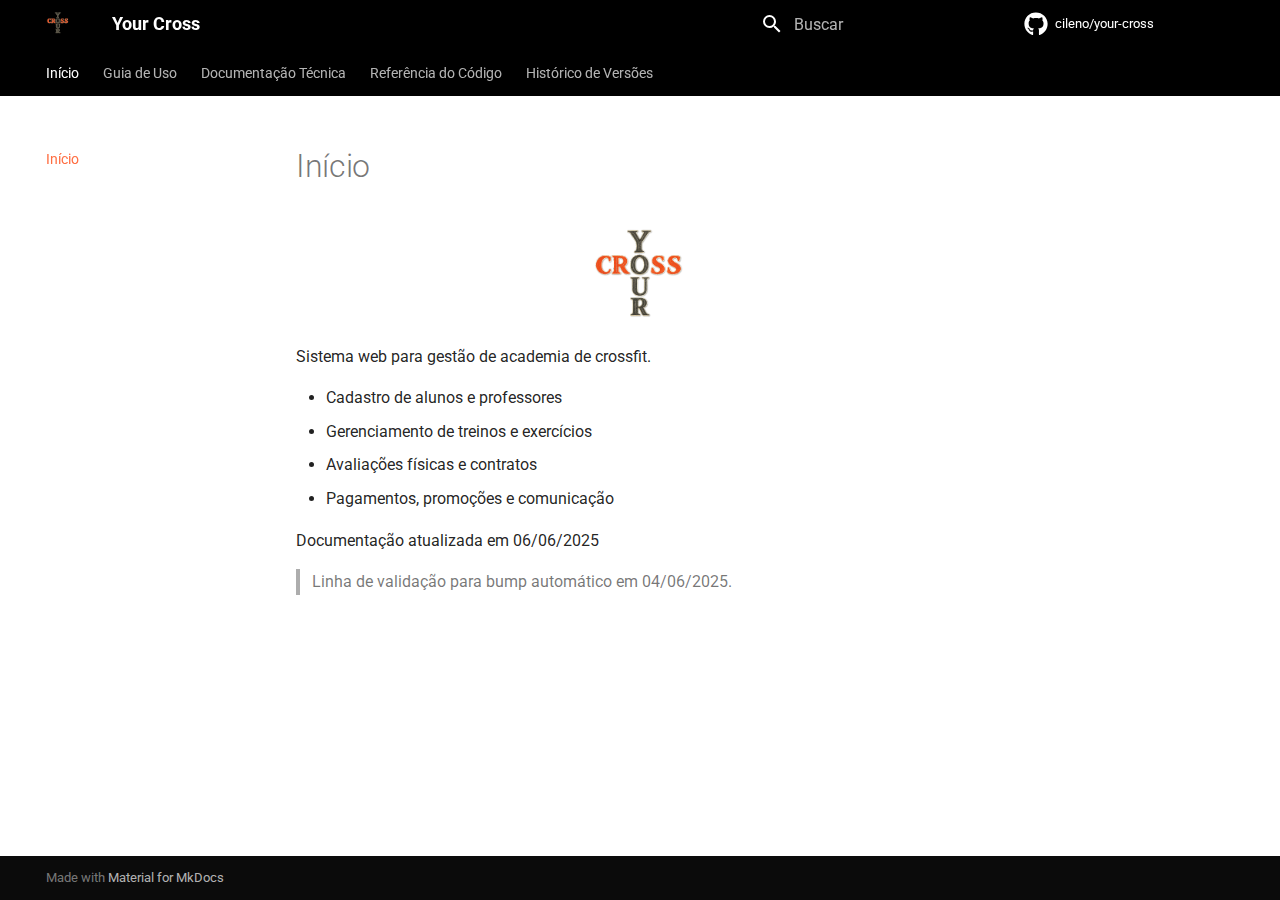
<file: index.html>
<!doctype html>
<html lang="pt" class="no-js">
  <head>
    
      <meta charset="utf-8">
      <meta name="viewport" content="width=device-width,initial-scale=1">
      
        <meta name="description" content="Sistema Web para Gestão de Academia de Crossfit">
      
      
        <meta name="author" content="Paudercley Cileno">
      
      
        <link rel="canonical" href="https://your-cross.localhost/">
      
      
      
        <link rel="next" href="guia/instalacao/">
      
      
      <link rel="icon" href="assets/logo.png">
      <meta name="generator" content="mkdocs-1.6.1, mkdocs-material-9.6.14">
    
    
      
        <title>Your Cross</title>
      
    
    
      <link rel="stylesheet" href="assets/stylesheets/main.342714a4.min.css">
      
        
        <link rel="stylesheet" href="assets/stylesheets/palette.06af60db.min.css">
      
      


    
    
      
    
    
      
        
        
        <link rel="preconnect" href="https://fonts.gstatic.com" crossorigin>
        <link rel="stylesheet" href="https://fonts.googleapis.com/css?family=Roboto:300,300i,400,400i,700,700i%7CRoboto+Mono:400,400i,700,700i&display=fallback">
        <style>:root{--md-text-font:"Roboto";--md-code-font:"Roboto Mono"}</style>
      
    
    
      <link rel="stylesheet" href="assets/_mkdocstrings.css">
    
      <link rel="stylesheet" href="stylesheets/css/extra.css">
    
    <script>__md_scope=new URL(".",location),__md_hash=e=>[...e].reduce(((e,_)=>(e<<5)-e+_.charCodeAt(0)),0),__md_get=(e,_=localStorage,t=__md_scope)=>JSON.parse(_.getItem(t.pathname+"."+e)),__md_set=(e,_,t=localStorage,a=__md_scope)=>{try{t.setItem(a.pathname+"."+e,JSON.stringify(_))}catch(e){}}</script>
    
      

    
    
    
  </head>
  
  
    
    
      
    
    
    
    
    <body dir="ltr" data-md-color-scheme="default" data-md-color-primary="deep-orange" data-md-color-accent="amber">
  
    
    <input class="md-toggle" data-md-toggle="drawer" type="checkbox" id="__drawer" autocomplete="off">
    <input class="md-toggle" data-md-toggle="search" type="checkbox" id="__search" autocomplete="off">
    <label class="md-overlay" for="__drawer"></label>
    <div data-md-component="skip">
      
    </div>
    <div data-md-component="announce">
      
    </div>
    
    
      

<header class="md-header" data-md-component="header">
  <nav class="md-header__inner md-grid" aria-label="Cabeçalho">
    <a href="." title="Your Cross" class="md-header__button md-logo" aria-label="Your Cross" data-md-component="logo">
      
  <img src="assets/logo.png" alt="logo">

    </a>
    <label class="md-header__button md-icon" for="__drawer">
      
      <svg xmlns="http://www.w3.org/2000/svg" viewBox="0 0 24 24"><path d="M3 6h18v2H3zm0 5h18v2H3zm0 5h18v2H3z"/></svg>
    </label>
    <div class="md-header__title" data-md-component="header-title">
      <div class="md-header__ellipsis">
        <div class="md-header__topic">
          <span class="md-ellipsis">
            Your Cross
          </span>
        </div>
        <div class="md-header__topic" data-md-component="header-topic">
          <span class="md-ellipsis">
            
              Início
            
          </span>
        </div>
      </div>
    </div>
    
      
        <form class="md-header__option" data-md-component="palette">
  
    
    
    
    <input class="md-option" data-md-color-media="(prefers-color-scheme: light)" data-md-color-scheme="default" data-md-color-primary="deep-orange" data-md-color-accent="amber"  aria-hidden="true"  type="radio" name="__palette" id="__palette_0">
    
  
    
    
    
    <input class="md-option" data-md-color-media="(prefers-color-scheme: dark)" data-md-color-scheme="slate" data-md-color-primary="deep-orange" data-md-color-accent="amber"  aria-hidden="true"  type="radio" name="__palette" id="__palette_1">
    
  
</form>
      
    
    
      <script>var palette=__md_get("__palette");if(palette&&palette.color){if("(prefers-color-scheme)"===palette.color.media){var media=matchMedia("(prefers-color-scheme: light)"),input=document.querySelector(media.matches?"[data-md-color-media='(prefers-color-scheme: light)']":"[data-md-color-media='(prefers-color-scheme: dark)']");palette.color.media=input.getAttribute("data-md-color-media"),palette.color.scheme=input.getAttribute("data-md-color-scheme"),palette.color.primary=input.getAttribute("data-md-color-primary"),palette.color.accent=input.getAttribute("data-md-color-accent")}for(var[key,value]of Object.entries(palette.color))document.body.setAttribute("data-md-color-"+key,value)}</script>
    
    
    
      
      
        <label class="md-header__button md-icon" for="__search">
          
          <svg xmlns="http://www.w3.org/2000/svg" viewBox="0 0 24 24"><path d="M9.5 3A6.5 6.5 0 0 1 16 9.5c0 1.61-.59 3.09-1.56 4.23l.27.27h.79l5 5-1.5 1.5-5-5v-.79l-.27-.27A6.52 6.52 0 0 1 9.5 16 6.5 6.5 0 0 1 3 9.5 6.5 6.5 0 0 1 9.5 3m0 2C7 5 5 7 5 9.5S7 14 9.5 14 14 12 14 9.5 12 5 9.5 5"/></svg>
        </label>
        <div class="md-search" data-md-component="search" role="dialog">
  <label class="md-search__overlay" for="__search"></label>
  <div class="md-search__inner" role="search">
    <form class="md-search__form" name="search">
      <input type="text" class="md-search__input" name="query" aria-label="Buscar" placeholder="Buscar" autocapitalize="off" autocorrect="off" autocomplete="off" spellcheck="false" data-md-component="search-query" required>
      <label class="md-search__icon md-icon" for="__search">
        
        <svg xmlns="http://www.w3.org/2000/svg" viewBox="0 0 24 24"><path d="M9.5 3A6.5 6.5 0 0 1 16 9.5c0 1.61-.59 3.09-1.56 4.23l.27.27h.79l5 5-1.5 1.5-5-5v-.79l-.27-.27A6.52 6.52 0 0 1 9.5 16 6.5 6.5 0 0 1 3 9.5 6.5 6.5 0 0 1 9.5 3m0 2C7 5 5 7 5 9.5S7 14 9.5 14 14 12 14 9.5 12 5 9.5 5"/></svg>
        
        <svg xmlns="http://www.w3.org/2000/svg" viewBox="0 0 24 24"><path d="M20 11v2H8l5.5 5.5-1.42 1.42L4.16 12l7.92-7.92L13.5 5.5 8 11z"/></svg>
      </label>
      <nav class="md-search__options" aria-label="Pesquisar">
        
        <button type="reset" class="md-search__icon md-icon" title="Limpar" aria-label="Limpar" tabindex="-1">
          
          <svg xmlns="http://www.w3.org/2000/svg" viewBox="0 0 24 24"><path d="M19 6.41 17.59 5 12 10.59 6.41 5 5 6.41 10.59 12 5 17.59 6.41 19 12 13.41 17.59 19 19 17.59 13.41 12z"/></svg>
        </button>
      </nav>
      
        <div class="md-search__suggest" data-md-component="search-suggest"></div>
      
    </form>
    <div class="md-search__output">
      <div class="md-search__scrollwrap" tabindex="0" data-md-scrollfix>
        <div class="md-search-result" data-md-component="search-result">
          <div class="md-search-result__meta">
            Inicializando busca
          </div>
          <ol class="md-search-result__list" role="presentation"></ol>
        </div>
      </div>
    </div>
  </div>
</div>
      
    
    
      <div class="md-header__source">
        <a href="https://github.com/cileno/your-cross" title="Ir para repositório" class="md-source" data-md-component="source">
  <div class="md-source__icon md-icon">
    
    <svg xmlns="http://www.w3.org/2000/svg" viewBox="0 0 496 512"><!--! Font Awesome Free 6.7.2 by @fontawesome - https://fontawesome.com License - https://fontawesome.com/license/free (Icons: CC BY 4.0, Fonts: SIL OFL 1.1, Code: MIT License) Copyright 2024 Fonticons, Inc.--><path d="M165.9 397.4c0 2-2.3 3.6-5.2 3.6-3.3.3-5.6-1.3-5.6-3.6 0-2 2.3-3.6 5.2-3.6 3-.3 5.6 1.3 5.6 3.6m-31.1-4.5c-.7 2 1.3 4.3 4.3 4.9 2.6 1 5.6 0 6.2-2s-1.3-4.3-4.3-5.2c-2.6-.7-5.5.3-6.2 2.3m44.2-1.7c-2.9.7-4.9 2.6-4.6 4.9.3 2 2.9 3.3 5.9 2.6 2.9-.7 4.9-2.6 4.6-4.6-.3-1.9-3-3.2-5.9-2.9M244.8 8C106.1 8 0 113.3 0 252c0 110.9 69.8 205.8 169.5 239.2 12.8 2.3 17.3-5.6 17.3-12.1 0-6.2-.3-40.4-.3-61.4 0 0-70 15-84.7-29.8 0 0-11.4-29.1-27.8-36.6 0 0-22.9-15.7 1.6-15.4 0 0 24.9 2 38.6 25.8 21.9 38.6 58.6 27.5 72.9 20.9 2.3-16 8.8-27.1 16-33.7-55.9-6.2-112.3-14.3-112.3-110.5 0-27.5 7.6-41.3 23.6-58.9-2.6-6.5-11.1-33.3 2.6-67.9 20.9-6.5 69 27 69 27 20-5.6 41.5-8.5 62.8-8.5s42.8 2.9 62.8 8.5c0 0 48.1-33.6 69-27 13.7 34.7 5.2 61.4 2.6 67.9 16 17.7 25.8 31.5 25.8 58.9 0 96.5-58.9 104.2-114.8 110.5 9.2 7.9 17 22.9 17 46.4 0 33.7-.3 75.4-.3 83.6 0 6.5 4.6 14.4 17.3 12.1C428.2 457.8 496 362.9 496 252 496 113.3 383.5 8 244.8 8M97.2 352.9c-1.3 1-1 3.3.7 5.2 1.6 1.6 3.9 2.3 5.2 1 1.3-1 1-3.3-.7-5.2-1.6-1.6-3.9-2.3-5.2-1m-10.8-8.1c-.7 1.3.3 2.9 2.3 3.9 1.6 1 3.6.7 4.3-.7.7-1.3-.3-2.9-2.3-3.9-2-.6-3.6-.3-4.3.7m32.4 35.6c-1.6 1.3-1 4.3 1.3 6.2 2.3 2.3 5.2 2.6 6.5 1 1.3-1.3.7-4.3-1.3-6.2-2.2-2.3-5.2-2.6-6.5-1m-11.4-14.7c-1.6 1-1.6 3.6 0 5.9s4.3 3.3 5.6 2.3c1.6-1.3 1.6-3.9 0-6.2-1.4-2.3-4-3.3-5.6-2"/></svg>
  </div>
  <div class="md-source__repository">
    cileno/your-cross
  </div>
</a>
      </div>
    
  </nav>
  
</header>
    
    <div class="md-container" data-md-component="container">
      
      
        
          
            
<nav class="md-tabs" aria-label="Abas" data-md-component="tabs">
  <div class="md-grid">
    <ul class="md-tabs__list">
      
        
  
  
  
    
  
  
    <li class="md-tabs__item md-tabs__item--active">
      <a href="." class="md-tabs__link">
        
  
  
    
  
  Início

      </a>
    </li>
  

      
        
  
  
  
  
    
    
      <li class="md-tabs__item">
        <a href="guia/instalacao/" class="md-tabs__link">
          
  
  
    
  
  Guia de Uso

        </a>
      </li>
    
  

      
        
  
  
  
  
    
    
      <li class="md-tabs__item">
        <a href="tech/estrutura/" class="md-tabs__link">
          
  
  
    
  
  Documentação Técnica

        </a>
      </li>
    
  

      
        
  
  
  
  
    
    
      <li class="md-tabs__item">
        <a href="reference/" class="md-tabs__link">
          
  
  
    
  
  Referência do Código

        </a>
      </li>
    
  

      
        
  
  
  
  
    <li class="md-tabs__item">
      <a href="changelog/" class="md-tabs__link">
        
  
  
    
  
  Histórico de Versões

      </a>
    </li>
  

      
    </ul>
  </div>
</nav>
          
        
      
      <main class="md-main" data-md-component="main">
        <div class="md-main__inner md-grid">
          
            
              
              <div class="md-sidebar md-sidebar--primary" data-md-component="sidebar" data-md-type="navigation" >
                <div class="md-sidebar__scrollwrap">
                  <div class="md-sidebar__inner">
                    


  


<nav class="md-nav md-nav--primary md-nav--lifted" aria-label="Navegação" data-md-level="0">
  <label class="md-nav__title" for="__drawer">
    <a href="." title="Your Cross" class="md-nav__button md-logo" aria-label="Your Cross" data-md-component="logo">
      
  <img src="assets/logo.png" alt="logo">

    </a>
    Your Cross
  </label>
  
    <div class="md-nav__source">
      <a href="https://github.com/cileno/your-cross" title="Ir para repositório" class="md-source" data-md-component="source">
  <div class="md-source__icon md-icon">
    
    <svg xmlns="http://www.w3.org/2000/svg" viewBox="0 0 496 512"><!--! Font Awesome Free 6.7.2 by @fontawesome - https://fontawesome.com License - https://fontawesome.com/license/free (Icons: CC BY 4.0, Fonts: SIL OFL 1.1, Code: MIT License) Copyright 2024 Fonticons, Inc.--><path d="M165.9 397.4c0 2-2.3 3.6-5.2 3.6-3.3.3-5.6-1.3-5.6-3.6 0-2 2.3-3.6 5.2-3.6 3-.3 5.6 1.3 5.6 3.6m-31.1-4.5c-.7 2 1.3 4.3 4.3 4.9 2.6 1 5.6 0 6.2-2s-1.3-4.3-4.3-5.2c-2.6-.7-5.5.3-6.2 2.3m44.2-1.7c-2.9.7-4.9 2.6-4.6 4.9.3 2 2.9 3.3 5.9 2.6 2.9-.7 4.9-2.6 4.6-4.6-.3-1.9-3-3.2-5.9-2.9M244.8 8C106.1 8 0 113.3 0 252c0 110.9 69.8 205.8 169.5 239.2 12.8 2.3 17.3-5.6 17.3-12.1 0-6.2-.3-40.4-.3-61.4 0 0-70 15-84.7-29.8 0 0-11.4-29.1-27.8-36.6 0 0-22.9-15.7 1.6-15.4 0 0 24.9 2 38.6 25.8 21.9 38.6 58.6 27.5 72.9 20.9 2.3-16 8.8-27.1 16-33.7-55.9-6.2-112.3-14.3-112.3-110.5 0-27.5 7.6-41.3 23.6-58.9-2.6-6.5-11.1-33.3 2.6-67.9 20.9-6.5 69 27 69 27 20-5.6 41.5-8.5 62.8-8.5s42.8 2.9 62.8 8.5c0 0 48.1-33.6 69-27 13.7 34.7 5.2 61.4 2.6 67.9 16 17.7 25.8 31.5 25.8 58.9 0 96.5-58.9 104.2-114.8 110.5 9.2 7.9 17 22.9 17 46.4 0 33.7-.3 75.4-.3 83.6 0 6.5 4.6 14.4 17.3 12.1C428.2 457.8 496 362.9 496 252 496 113.3 383.5 8 244.8 8M97.2 352.9c-1.3 1-1 3.3.7 5.2 1.6 1.6 3.9 2.3 5.2 1 1.3-1 1-3.3-.7-5.2-1.6-1.6-3.9-2.3-5.2-1m-10.8-8.1c-.7 1.3.3 2.9 2.3 3.9 1.6 1 3.6.7 4.3-.7.7-1.3-.3-2.9-2.3-3.9-2-.6-3.6-.3-4.3.7m32.4 35.6c-1.6 1.3-1 4.3 1.3 6.2 2.3 2.3 5.2 2.6 6.5 1 1.3-1.3.7-4.3-1.3-6.2-2.2-2.3-5.2-2.6-6.5-1m-11.4-14.7c-1.6 1-1.6 3.6 0 5.9s4.3 3.3 5.6 2.3c1.6-1.3 1.6-3.9 0-6.2-1.4-2.3-4-3.3-5.6-2"/></svg>
  </div>
  <div class="md-source__repository">
    cileno/your-cross
  </div>
</a>
    </div>
  
  <ul class="md-nav__list" data-md-scrollfix>
    
      
      
  
  
    
  
  
  
    <li class="md-nav__item md-nav__item--active">
      
      <input class="md-nav__toggle md-toggle" type="checkbox" id="__toc">
      
      
      
      <a href="." class="md-nav__link md-nav__link--active">
        
  
  
  <span class="md-ellipsis">
    Início
    
  </span>
  

      </a>
      
    </li>
  

    
      
      
  
  
  
  
    
    
      
        
      
        
      
    
    
    
      
      
    
    
    <li class="md-nav__item md-nav__item--nested">
      
        
        
          
        
        <input class="md-nav__toggle md-toggle md-toggle--indeterminate" type="checkbox" id="__nav_2" >
        
          
          <label class="md-nav__link" for="__nav_2" id="__nav_2_label" tabindex="0">
            
  
  
  <span class="md-ellipsis">
    Guia de Uso
    
  </span>
  

            <span class="md-nav__icon md-icon"></span>
          </label>
        
        <nav class="md-nav" data-md-level="1" aria-labelledby="__nav_2_label" aria-expanded="false">
          <label class="md-nav__title" for="__nav_2">
            <span class="md-nav__icon md-icon"></span>
            Guia de Uso
          </label>
          <ul class="md-nav__list" data-md-scrollfix>
            
              
                
  
  
  
  
    <li class="md-nav__item">
      <a href="guia/instalacao/" class="md-nav__link">
        
  
  
  <span class="md-ellipsis">
    Instalação
    
  </span>
  

      </a>
    </li>
  

              
            
              
                
  
  
  
  
    <li class="md-nav__item">
      <a href="guia/comandos/" class="md-nav__link">
        
  
  
  <span class="md-ellipsis">
    Comandos
    
  </span>
  

      </a>
    </li>
  

              
            
          </ul>
        </nav>
      
    </li>
  

    
      
      
  
  
  
  
    
    
      
        
      
        
      
    
    
    
      
      
    
    
    <li class="md-nav__item md-nav__item--nested">
      
        
        
          
        
        <input class="md-nav__toggle md-toggle md-toggle--indeterminate" type="checkbox" id="__nav_3" >
        
          
          <label class="md-nav__link" for="__nav_3" id="__nav_3_label" tabindex="0">
            
  
  
  <span class="md-ellipsis">
    Documentação Técnica
    
  </span>
  

            <span class="md-nav__icon md-icon"></span>
          </label>
        
        <nav class="md-nav" data-md-level="1" aria-labelledby="__nav_3_label" aria-expanded="false">
          <label class="md-nav__title" for="__nav_3">
            <span class="md-nav__icon md-icon"></span>
            Documentação Técnica
          </label>
          <ul class="md-nav__list" data-md-scrollfix>
            
              
                
  
  
  
  
    <li class="md-nav__item">
      <a href="tech/estrutura/" class="md-nav__link">
        
  
  
  <span class="md-ellipsis">
    Estrutura do Projeto
    
  </span>
  

      </a>
    </li>
  

              
            
              
                
  
  
  
  
    <li class="md-nav__item">
      <a href="tech/api/" class="md-nav__link">
        
  
  
  <span class="md-ellipsis">
    API e Modelos
    
  </span>
  

      </a>
    </li>
  

              
            
          </ul>
        </nav>
      
    </li>
  

    
      
      
  
  
  
  
    
    
      
        
      
    
    
    
      
      
    
    
    <li class="md-nav__item md-nav__item--nested">
      
        
        
          
        
        <input class="md-nav__toggle md-toggle md-toggle--indeterminate" type="checkbox" id="__nav_4" >
        
          
          <label class="md-nav__link" for="__nav_4" id="__nav_4_label" tabindex="0">
            
  
  
  <span class="md-ellipsis">
    Referência do Código
    
  </span>
  

            <span class="md-nav__icon md-icon"></span>
          </label>
        
        <nav class="md-nav" data-md-level="1" aria-labelledby="__nav_4_label" aria-expanded="false">
          <label class="md-nav__title" for="__nav_4">
            <span class="md-nav__icon md-icon"></span>
            Referência do Código
          </label>
          <ul class="md-nav__list" data-md-scrollfix>
            
              
                
  
  
  
  
    <li class="md-nav__item">
      <a href="reference/" class="md-nav__link">
        
  
  
  <span class="md-ellipsis">
    Módulos Python
    
  </span>
  

      </a>
    </li>
  

              
            
          </ul>
        </nav>
      
    </li>
  

    
      
      
  
  
  
  
    <li class="md-nav__item">
      <a href="changelog/" class="md-nav__link">
        
  
  
  <span class="md-ellipsis">
    Histórico de Versões
    
  </span>
  

      </a>
    </li>
  

    
  </ul>
</nav>
                  </div>
                </div>
              </div>
            
            
              
              <div class="md-sidebar md-sidebar--secondary" data-md-component="sidebar" data-md-type="toc" >
                <div class="md-sidebar__scrollwrap">
                  <div class="md-sidebar__inner">
                    

<nav class="md-nav md-nav--secondary" aria-label="Índice">
  
  
  
  
</nav>
                  </div>
                </div>
              </div>
            
          
          
            <div class="md-content" data-md-component="content">
              <article class="md-content__inner md-typeset">
                
                  


  
  


  <h1>Início</h1>

<p><img alt="logo do projeto" class="center" src="assets/logo.png" width="100" /></p>
<!-- # Your Cross -->

<p>Sistema web para gestão de academia de crossfit.</p>
<ul>
<li>Cadastro de alunos e professores</li>
<li>Gerenciamento de treinos e exercícios</li>
<li>Avaliações físicas e contratos</li>
<li>Pagamentos, promoções e comunicação</li>
</ul>
<p>Documentação atualizada em 06/06/2025</p>
<blockquote>
<p>Linha de validação para bump automático em 04/06/2025.</p>
</blockquote>












                
              </article>
            </div>
          
          
<script>var target=document.getElementById(location.hash.slice(1));target&&target.name&&(target.checked=target.name.startsWith("__tabbed_"))</script>
        </div>
        
      </main>
      
        <footer class="md-footer">
  
  <div class="md-footer-meta md-typeset">
    <div class="md-footer-meta__inner md-grid">
      <div class="md-copyright">
  
  
    Made with
    <a href="https://squidfunk.github.io/mkdocs-material/" target="_blank" rel="noopener">
      Material for MkDocs
    </a>
  
</div>
      
    </div>
  </div>
</footer>
      
    </div>
    <div class="md-dialog" data-md-component="dialog">
      <div class="md-dialog__inner md-typeset"></div>
    </div>
    
    
    
      
      <script id="__config" type="application/json">{"base": ".", "features": ["navigation.tabs", "navigation.indexes", "navigation.expand", "content.code.copy", "search.suggest", "search.highlight"], "search": "assets/javascripts/workers/search.d50fe291.min.js", "tags": null, "translations": {"clipboard.copied": "Copiado para \u00e1rea de transfer\u00eancia", "clipboard.copy": "Copiar para \u00e1rea de transfer\u00eancia", "search.result.more.one": "mais 1 nesta p\u00e1gina", "search.result.more.other": "# mais nesta p\u00e1gina", "search.result.none": "Nenhum documento encontrado", "search.result.one": "1 documento encontrado", "search.result.other": "# documentos encontrados", "search.result.placeholder": "Digite para iniciar a busca", "search.result.term.missing": "Ausente", "select.version": "Selecione a vers\u00e3o"}, "version": null}</script>
    
    
      <script src="assets/javascripts/bundle.13a4f30d.min.js"></script>
      
        <script src="stylesheets/javascripts/extra.js"></script>
      
    
  </body>
</html>
</file>
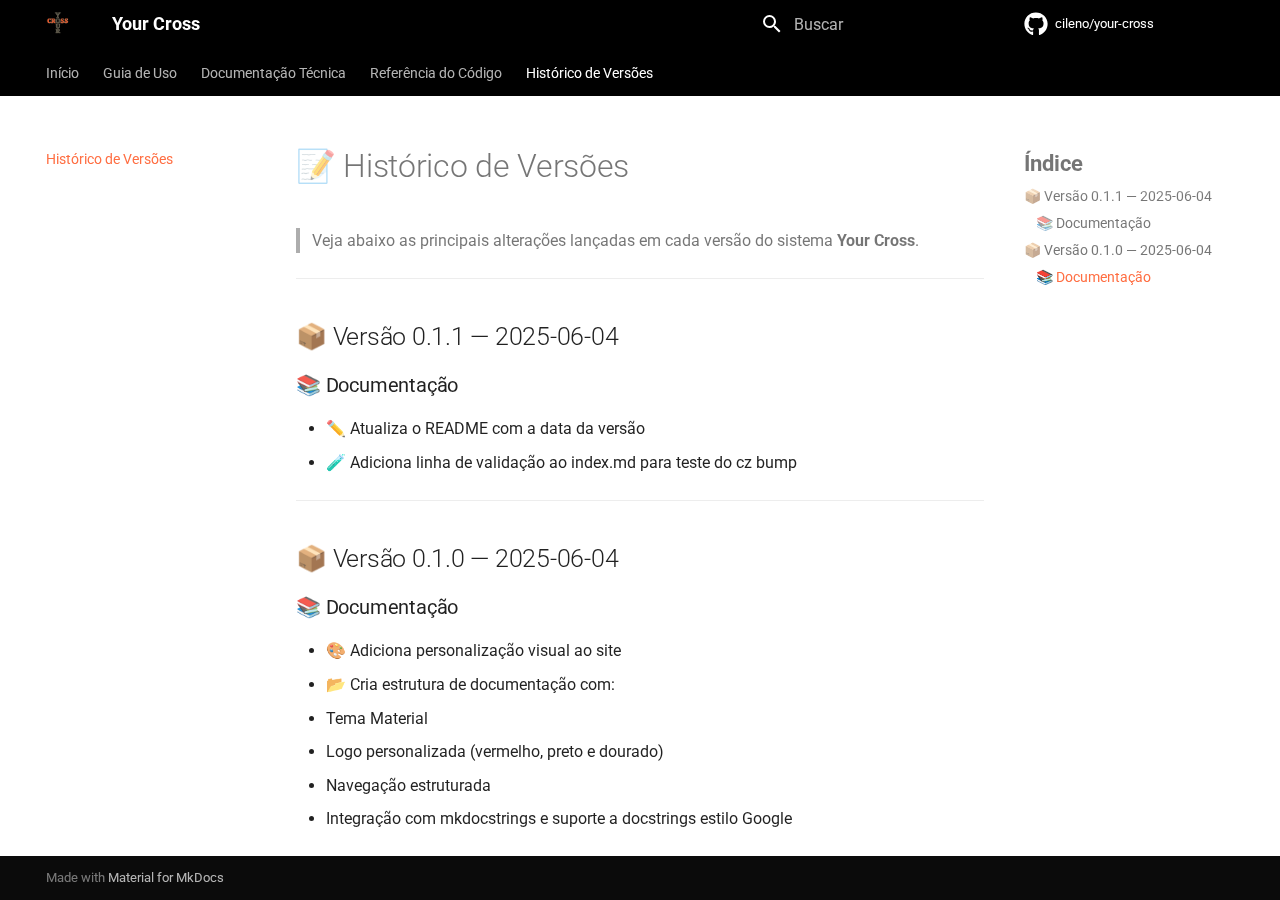
<file: changelog/index.html>
<!doctype html>
<html lang="pt" class="no-js">
  <head>
    
      <meta charset="utf-8">
      <meta name="viewport" content="width=device-width,initial-scale=1">
      
        <meta name="description" content="Sistema Web para Gestão de Academia de Crossfit">
      
      
        <meta name="author" content="Paudercley Cileno">
      
      
        <link rel="canonical" href="https://your-cross.localhost/changelog/">
      
      
        <link rel="prev" href="../tech/api/">
      
      
      
      <link rel="icon" href="../assets/logo.png">
      <meta name="generator" content="mkdocs-1.6.1, mkdocs-material-9.6.14">
    
    
      
        <title>Histórico de Versões - Your Cross</title>
      
    
    
      <link rel="stylesheet" href="../assets/stylesheets/main.342714a4.min.css">
      
        
        <link rel="stylesheet" href="../assets/stylesheets/palette.06af60db.min.css">
      
      


    
    
      
    
    
      
        
        
        <link rel="preconnect" href="https://fonts.gstatic.com" crossorigin>
        <link rel="stylesheet" href="https://fonts.googleapis.com/css?family=Roboto:300,300i,400,400i,700,700i%7CRoboto+Mono:400,400i,700,700i&display=fallback">
        <style>:root{--md-text-font:"Roboto";--md-code-font:"Roboto Mono"}</style>
      
    
    
      <link rel="stylesheet" href="../assets/_mkdocstrings.css">
    
      <link rel="stylesheet" href="../stylesheets/css/extra.css">
    
    <script>__md_scope=new URL("..",location),__md_hash=e=>[...e].reduce(((e,_)=>(e<<5)-e+_.charCodeAt(0)),0),__md_get=(e,_=localStorage,t=__md_scope)=>JSON.parse(_.getItem(t.pathname+"."+e)),__md_set=(e,_,t=localStorage,a=__md_scope)=>{try{t.setItem(a.pathname+"."+e,JSON.stringify(_))}catch(e){}}</script>
    
      

    
    
    
  </head>
  
  
    
    
      
    
    
    
    
    <body dir="ltr" data-md-color-scheme="default" data-md-color-primary="deep-orange" data-md-color-accent="amber">
  
    
    <input class="md-toggle" data-md-toggle="drawer" type="checkbox" id="__drawer" autocomplete="off">
    <input class="md-toggle" data-md-toggle="search" type="checkbox" id="__search" autocomplete="off">
    <label class="md-overlay" for="__drawer"></label>
    <div data-md-component="skip">
      
        
        <a href="#historico-de-versoes" class="md-skip">
          Pular para conteúdo
        </a>
      
    </div>
    <div data-md-component="announce">
      
    </div>
    
    
      

<header class="md-header" data-md-component="header">
  <nav class="md-header__inner md-grid" aria-label="Cabeçalho">
    <a href=".." title="Your Cross" class="md-header__button md-logo" aria-label="Your Cross" data-md-component="logo">
      
  <img src="../assets/logo.png" alt="logo">

    </a>
    <label class="md-header__button md-icon" for="__drawer">
      
      <svg xmlns="http://www.w3.org/2000/svg" viewBox="0 0 24 24"><path d="M3 6h18v2H3zm0 5h18v2H3zm0 5h18v2H3z"/></svg>
    </label>
    <div class="md-header__title" data-md-component="header-title">
      <div class="md-header__ellipsis">
        <div class="md-header__topic">
          <span class="md-ellipsis">
            Your Cross
          </span>
        </div>
        <div class="md-header__topic" data-md-component="header-topic">
          <span class="md-ellipsis">
            
              Histórico de Versões
            
          </span>
        </div>
      </div>
    </div>
    
      
        <form class="md-header__option" data-md-component="palette">
  
    
    
    
    <input class="md-option" data-md-color-media="(prefers-color-scheme: light)" data-md-color-scheme="default" data-md-color-primary="deep-orange" data-md-color-accent="amber"  aria-hidden="true"  type="radio" name="__palette" id="__palette_0">
    
  
    
    
    
    <input class="md-option" data-md-color-media="(prefers-color-scheme: dark)" data-md-color-scheme="slate" data-md-color-primary="deep-orange" data-md-color-accent="amber"  aria-hidden="true"  type="radio" name="__palette" id="__palette_1">
    
  
</form>
      
    
    
      <script>var palette=__md_get("__palette");if(palette&&palette.color){if("(prefers-color-scheme)"===palette.color.media){var media=matchMedia("(prefers-color-scheme: light)"),input=document.querySelector(media.matches?"[data-md-color-media='(prefers-color-scheme: light)']":"[data-md-color-media='(prefers-color-scheme: dark)']");palette.color.media=input.getAttribute("data-md-color-media"),palette.color.scheme=input.getAttribute("data-md-color-scheme"),palette.color.primary=input.getAttribute("data-md-color-primary"),palette.color.accent=input.getAttribute("data-md-color-accent")}for(var[key,value]of Object.entries(palette.color))document.body.setAttribute("data-md-color-"+key,value)}</script>
    
    
    
      
      
        <label class="md-header__button md-icon" for="__search">
          
          <svg xmlns="http://www.w3.org/2000/svg" viewBox="0 0 24 24"><path d="M9.5 3A6.5 6.5 0 0 1 16 9.5c0 1.61-.59 3.09-1.56 4.23l.27.27h.79l5 5-1.5 1.5-5-5v-.79l-.27-.27A6.52 6.52 0 0 1 9.5 16 6.5 6.5 0 0 1 3 9.5 6.5 6.5 0 0 1 9.5 3m0 2C7 5 5 7 5 9.5S7 14 9.5 14 14 12 14 9.5 12 5 9.5 5"/></svg>
        </label>
        <div class="md-search" data-md-component="search" role="dialog">
  <label class="md-search__overlay" for="__search"></label>
  <div class="md-search__inner" role="search">
    <form class="md-search__form" name="search">
      <input type="text" class="md-search__input" name="query" aria-label="Buscar" placeholder="Buscar" autocapitalize="off" autocorrect="off" autocomplete="off" spellcheck="false" data-md-component="search-query" required>
      <label class="md-search__icon md-icon" for="__search">
        
        <svg xmlns="http://www.w3.org/2000/svg" viewBox="0 0 24 24"><path d="M9.5 3A6.5 6.5 0 0 1 16 9.5c0 1.61-.59 3.09-1.56 4.23l.27.27h.79l5 5-1.5 1.5-5-5v-.79l-.27-.27A6.52 6.52 0 0 1 9.5 16 6.5 6.5 0 0 1 3 9.5 6.5 6.5 0 0 1 9.5 3m0 2C7 5 5 7 5 9.5S7 14 9.5 14 14 12 14 9.5 12 5 9.5 5"/></svg>
        
        <svg xmlns="http://www.w3.org/2000/svg" viewBox="0 0 24 24"><path d="M20 11v2H8l5.5 5.5-1.42 1.42L4.16 12l7.92-7.92L13.5 5.5 8 11z"/></svg>
      </label>
      <nav class="md-search__options" aria-label="Pesquisar">
        
        <button type="reset" class="md-search__icon md-icon" title="Limpar" aria-label="Limpar" tabindex="-1">
          
          <svg xmlns="http://www.w3.org/2000/svg" viewBox="0 0 24 24"><path d="M19 6.41 17.59 5 12 10.59 6.41 5 5 6.41 10.59 12 5 17.59 6.41 19 12 13.41 17.59 19 19 17.59 13.41 12z"/></svg>
        </button>
      </nav>
      
        <div class="md-search__suggest" data-md-component="search-suggest"></div>
      
    </form>
    <div class="md-search__output">
      <div class="md-search__scrollwrap" tabindex="0" data-md-scrollfix>
        <div class="md-search-result" data-md-component="search-result">
          <div class="md-search-result__meta">
            Inicializando busca
          </div>
          <ol class="md-search-result__list" role="presentation"></ol>
        </div>
      </div>
    </div>
  </div>
</div>
      
    
    
      <div class="md-header__source">
        <a href="https://github.com/cileno/your-cross" title="Ir para repositório" class="md-source" data-md-component="source">
  <div class="md-source__icon md-icon">
    
    <svg xmlns="http://www.w3.org/2000/svg" viewBox="0 0 496 512"><!--! Font Awesome Free 6.7.2 by @fontawesome - https://fontawesome.com License - https://fontawesome.com/license/free (Icons: CC BY 4.0, Fonts: SIL OFL 1.1, Code: MIT License) Copyright 2024 Fonticons, Inc.--><path d="M165.9 397.4c0 2-2.3 3.6-5.2 3.6-3.3.3-5.6-1.3-5.6-3.6 0-2 2.3-3.6 5.2-3.6 3-.3 5.6 1.3 5.6 3.6m-31.1-4.5c-.7 2 1.3 4.3 4.3 4.9 2.6 1 5.6 0 6.2-2s-1.3-4.3-4.3-5.2c-2.6-.7-5.5.3-6.2 2.3m44.2-1.7c-2.9.7-4.9 2.6-4.6 4.9.3 2 2.9 3.3 5.9 2.6 2.9-.7 4.9-2.6 4.6-4.6-.3-1.9-3-3.2-5.9-2.9M244.8 8C106.1 8 0 113.3 0 252c0 110.9 69.8 205.8 169.5 239.2 12.8 2.3 17.3-5.6 17.3-12.1 0-6.2-.3-40.4-.3-61.4 0 0-70 15-84.7-29.8 0 0-11.4-29.1-27.8-36.6 0 0-22.9-15.7 1.6-15.4 0 0 24.9 2 38.6 25.8 21.9 38.6 58.6 27.5 72.9 20.9 2.3-16 8.8-27.1 16-33.7-55.9-6.2-112.3-14.3-112.3-110.5 0-27.5 7.6-41.3 23.6-58.9-2.6-6.5-11.1-33.3 2.6-67.9 20.9-6.5 69 27 69 27 20-5.6 41.5-8.5 62.8-8.5s42.8 2.9 62.8 8.5c0 0 48.1-33.6 69-27 13.7 34.7 5.2 61.4 2.6 67.9 16 17.7 25.8 31.5 25.8 58.9 0 96.5-58.9 104.2-114.8 110.5 9.2 7.9 17 22.9 17 46.4 0 33.7-.3 75.4-.3 83.6 0 6.5 4.6 14.4 17.3 12.1C428.2 457.8 496 362.9 496 252 496 113.3 383.5 8 244.8 8M97.2 352.9c-1.3 1-1 3.3.7 5.2 1.6 1.6 3.9 2.3 5.2 1 1.3-1 1-3.3-.7-5.2-1.6-1.6-3.9-2.3-5.2-1m-10.8-8.1c-.7 1.3.3 2.9 2.3 3.9 1.6 1 3.6.7 4.3-.7.7-1.3-.3-2.9-2.3-3.9-2-.6-3.6-.3-4.3.7m32.4 35.6c-1.6 1.3-1 4.3 1.3 6.2 2.3 2.3 5.2 2.6 6.5 1 1.3-1.3.7-4.3-1.3-6.2-2.2-2.3-5.2-2.6-6.5-1m-11.4-14.7c-1.6 1-1.6 3.6 0 5.9s4.3 3.3 5.6 2.3c1.6-1.3 1.6-3.9 0-6.2-1.4-2.3-4-3.3-5.6-2"/></svg>
  </div>
  <div class="md-source__repository">
    cileno/your-cross
  </div>
</a>
      </div>
    
  </nav>
  
</header>
    
    <div class="md-container" data-md-component="container">
      
      
        
          
            
<nav class="md-tabs" aria-label="Abas" data-md-component="tabs">
  <div class="md-grid">
    <ul class="md-tabs__list">
      
        
  
  
  
  
    <li class="md-tabs__item">
      <a href=".." class="md-tabs__link">
        
  
  
    
  
  Início

      </a>
    </li>
  

      
        
  
  
  
  
    
    
      <li class="md-tabs__item">
        <a href="../guia/instalacao/" class="md-tabs__link">
          
  
  
    
  
  Guia de Uso

        </a>
      </li>
    
  

      
        
  
  
  
  
    
    
      <li class="md-tabs__item">
        <a href="../tech/estrutura/" class="md-tabs__link">
          
  
  
    
  
  Documentação Técnica

        </a>
      </li>
    
  

      
        
  
  
  
  
    
    
      <li class="md-tabs__item">
        <a href="../reference/" class="md-tabs__link">
          
  
  
    
  
  Referência do Código

        </a>
      </li>
    
  

      
        
  
  
  
    
  
  
    <li class="md-tabs__item md-tabs__item--active">
      <a href="./" class="md-tabs__link">
        
  
  
    
  
  Histórico de Versões

      </a>
    </li>
  

      
    </ul>
  </div>
</nav>
          
        
      
      <main class="md-main" data-md-component="main">
        <div class="md-main__inner md-grid">
          
            
              
              <div class="md-sidebar md-sidebar--primary" data-md-component="sidebar" data-md-type="navigation" >
                <div class="md-sidebar__scrollwrap">
                  <div class="md-sidebar__inner">
                    


  


<nav class="md-nav md-nav--primary md-nav--lifted" aria-label="Navegação" data-md-level="0">
  <label class="md-nav__title" for="__drawer">
    <a href=".." title="Your Cross" class="md-nav__button md-logo" aria-label="Your Cross" data-md-component="logo">
      
  <img src="../assets/logo.png" alt="logo">

    </a>
    Your Cross
  </label>
  
    <div class="md-nav__source">
      <a href="https://github.com/cileno/your-cross" title="Ir para repositório" class="md-source" data-md-component="source">
  <div class="md-source__icon md-icon">
    
    <svg xmlns="http://www.w3.org/2000/svg" viewBox="0 0 496 512"><!--! Font Awesome Free 6.7.2 by @fontawesome - https://fontawesome.com License - https://fontawesome.com/license/free (Icons: CC BY 4.0, Fonts: SIL OFL 1.1, Code: MIT License) Copyright 2024 Fonticons, Inc.--><path d="M165.9 397.4c0 2-2.3 3.6-5.2 3.6-3.3.3-5.6-1.3-5.6-3.6 0-2 2.3-3.6 5.2-3.6 3-.3 5.6 1.3 5.6 3.6m-31.1-4.5c-.7 2 1.3 4.3 4.3 4.9 2.6 1 5.6 0 6.2-2s-1.3-4.3-4.3-5.2c-2.6-.7-5.5.3-6.2 2.3m44.2-1.7c-2.9.7-4.9 2.6-4.6 4.9.3 2 2.9 3.3 5.9 2.6 2.9-.7 4.9-2.6 4.6-4.6-.3-1.9-3-3.2-5.9-2.9M244.8 8C106.1 8 0 113.3 0 252c0 110.9 69.8 205.8 169.5 239.2 12.8 2.3 17.3-5.6 17.3-12.1 0-6.2-.3-40.4-.3-61.4 0 0-70 15-84.7-29.8 0 0-11.4-29.1-27.8-36.6 0 0-22.9-15.7 1.6-15.4 0 0 24.9 2 38.6 25.8 21.9 38.6 58.6 27.5 72.9 20.9 2.3-16 8.8-27.1 16-33.7-55.9-6.2-112.3-14.3-112.3-110.5 0-27.5 7.6-41.3 23.6-58.9-2.6-6.5-11.1-33.3 2.6-67.9 20.9-6.5 69 27 69 27 20-5.6 41.5-8.5 62.8-8.5s42.8 2.9 62.8 8.5c0 0 48.1-33.6 69-27 13.7 34.7 5.2 61.4 2.6 67.9 16 17.7 25.8 31.5 25.8 58.9 0 96.5-58.9 104.2-114.8 110.5 9.2 7.9 17 22.9 17 46.4 0 33.7-.3 75.4-.3 83.6 0 6.5 4.6 14.4 17.3 12.1C428.2 457.8 496 362.9 496 252 496 113.3 383.5 8 244.8 8M97.2 352.9c-1.3 1-1 3.3.7 5.2 1.6 1.6 3.9 2.3 5.2 1 1.3-1 1-3.3-.7-5.2-1.6-1.6-3.9-2.3-5.2-1m-10.8-8.1c-.7 1.3.3 2.9 2.3 3.9 1.6 1 3.6.7 4.3-.7.7-1.3-.3-2.9-2.3-3.9-2-.6-3.6-.3-4.3.7m32.4 35.6c-1.6 1.3-1 4.3 1.3 6.2 2.3 2.3 5.2 2.6 6.5 1 1.3-1.3.7-4.3-1.3-6.2-2.2-2.3-5.2-2.6-6.5-1m-11.4-14.7c-1.6 1-1.6 3.6 0 5.9s4.3 3.3 5.6 2.3c1.6-1.3 1.6-3.9 0-6.2-1.4-2.3-4-3.3-5.6-2"/></svg>
  </div>
  <div class="md-source__repository">
    cileno/your-cross
  </div>
</a>
    </div>
  
  <ul class="md-nav__list" data-md-scrollfix>
    
      
      
  
  
  
  
    <li class="md-nav__item">
      <a href=".." class="md-nav__link">
        
  
  
  <span class="md-ellipsis">
    Início
    
  </span>
  

      </a>
    </li>
  

    
      
      
  
  
  
  
    
    
      
        
      
        
      
    
    
    
      
      
    
    
    <li class="md-nav__item md-nav__item--nested">
      
        
        
          
        
        <input class="md-nav__toggle md-toggle md-toggle--indeterminate" type="checkbox" id="__nav_2" >
        
          
          <label class="md-nav__link" for="__nav_2" id="__nav_2_label" tabindex="0">
            
  
  
  <span class="md-ellipsis">
    Guia de Uso
    
  </span>
  

            <span class="md-nav__icon md-icon"></span>
          </label>
        
        <nav class="md-nav" data-md-level="1" aria-labelledby="__nav_2_label" aria-expanded="false">
          <label class="md-nav__title" for="__nav_2">
            <span class="md-nav__icon md-icon"></span>
            Guia de Uso
          </label>
          <ul class="md-nav__list" data-md-scrollfix>
            
              
                
  
  
  
  
    <li class="md-nav__item">
      <a href="../guia/instalacao/" class="md-nav__link">
        
  
  
  <span class="md-ellipsis">
    Instalação
    
  </span>
  

      </a>
    </li>
  

              
            
              
                
  
  
  
  
    <li class="md-nav__item">
      <a href="../guia/comandos/" class="md-nav__link">
        
  
  
  <span class="md-ellipsis">
    Comandos
    
  </span>
  

      </a>
    </li>
  

              
            
          </ul>
        </nav>
      
    </li>
  

    
      
      
  
  
  
  
    
    
      
        
      
        
      
    
    
    
      
      
    
    
    <li class="md-nav__item md-nav__item--nested">
      
        
        
          
        
        <input class="md-nav__toggle md-toggle md-toggle--indeterminate" type="checkbox" id="__nav_3" >
        
          
          <label class="md-nav__link" for="__nav_3" id="__nav_3_label" tabindex="0">
            
  
  
  <span class="md-ellipsis">
    Documentação Técnica
    
  </span>
  

            <span class="md-nav__icon md-icon"></span>
          </label>
        
        <nav class="md-nav" data-md-level="1" aria-labelledby="__nav_3_label" aria-expanded="false">
          <label class="md-nav__title" for="__nav_3">
            <span class="md-nav__icon md-icon"></span>
            Documentação Técnica
          </label>
          <ul class="md-nav__list" data-md-scrollfix>
            
              
                
  
  
  
  
    <li class="md-nav__item">
      <a href="../tech/estrutura/" class="md-nav__link">
        
  
  
  <span class="md-ellipsis">
    Estrutura do Projeto
    
  </span>
  

      </a>
    </li>
  

              
            
              
                
  
  
  
  
    <li class="md-nav__item">
      <a href="../tech/api/" class="md-nav__link">
        
  
  
  <span class="md-ellipsis">
    API e Modelos
    
  </span>
  

      </a>
    </li>
  

              
            
          </ul>
        </nav>
      
    </li>
  

    
      
      
  
  
  
  
    
    
      
        
      
    
    
    
      
      
    
    
    <li class="md-nav__item md-nav__item--nested">
      
        
        
          
        
        <input class="md-nav__toggle md-toggle md-toggle--indeterminate" type="checkbox" id="__nav_4" >
        
          
          <label class="md-nav__link" for="__nav_4" id="__nav_4_label" tabindex="0">
            
  
  
  <span class="md-ellipsis">
    Referência do Código
    
  </span>
  

            <span class="md-nav__icon md-icon"></span>
          </label>
        
        <nav class="md-nav" data-md-level="1" aria-labelledby="__nav_4_label" aria-expanded="false">
          <label class="md-nav__title" for="__nav_4">
            <span class="md-nav__icon md-icon"></span>
            Referência do Código
          </label>
          <ul class="md-nav__list" data-md-scrollfix>
            
              
                
  
  
  
  
    <li class="md-nav__item">
      <a href="../reference/" class="md-nav__link">
        
  
  
  <span class="md-ellipsis">
    Módulos Python
    
  </span>
  

      </a>
    </li>
  

              
            
          </ul>
        </nav>
      
    </li>
  

    
      
      
  
  
    
  
  
  
    <li class="md-nav__item md-nav__item--active">
      
      <input class="md-nav__toggle md-toggle" type="checkbox" id="__toc">
      
      
        
      
      
        <label class="md-nav__link md-nav__link--active" for="__toc">
          
  
  
  <span class="md-ellipsis">
    Histórico de Versões
    
  </span>
  

          <span class="md-nav__icon md-icon"></span>
        </label>
      
      <a href="./" class="md-nav__link md-nav__link--active">
        
  
  
  <span class="md-ellipsis">
    Histórico de Versões
    
  </span>
  

      </a>
      
        

<nav class="md-nav md-nav--secondary" aria-label="Índice">
  
  
  
    
  
  
    <label class="md-nav__title" for="__toc">
      <span class="md-nav__icon md-icon"></span>
      Índice
    </label>
    <ul class="md-nav__list" data-md-component="toc" data-md-scrollfix>
      
        <li class="md-nav__item">
  <a href="#versao-011-2025-06-04" class="md-nav__link">
    <span class="md-ellipsis">
      📦 Versão 0.1.1 — 2025-06-04
    </span>
  </a>
  
    <nav class="md-nav" aria-label="📦 Versão 0.1.1 — 2025-06-04">
      <ul class="md-nav__list">
        
          <li class="md-nav__item">
  <a href="#documentacao" class="md-nav__link">
    <span class="md-ellipsis">
      📚 Documentação
    </span>
  </a>
  
</li>
        
      </ul>
    </nav>
  
</li>
      
        <li class="md-nav__item">
  <a href="#versao-010-2025-06-04" class="md-nav__link">
    <span class="md-ellipsis">
      📦 Versão 0.1.0 — 2025-06-04
    </span>
  </a>
  
    <nav class="md-nav" aria-label="📦 Versão 0.1.0 — 2025-06-04">
      <ul class="md-nav__list">
        
          <li class="md-nav__item">
  <a href="#documentacao_1" class="md-nav__link">
    <span class="md-ellipsis">
      📚 Documentação
    </span>
  </a>
  
</li>
        
      </ul>
    </nav>
  
</li>
      
    </ul>
  
</nav>
      
    </li>
  

    
  </ul>
</nav>
                  </div>
                </div>
              </div>
            
            
              
              <div class="md-sidebar md-sidebar--secondary" data-md-component="sidebar" data-md-type="toc" >
                <div class="md-sidebar__scrollwrap">
                  <div class="md-sidebar__inner">
                    

<nav class="md-nav md-nav--secondary" aria-label="Índice">
  
  
  
    
  
  
    <label class="md-nav__title" for="__toc">
      <span class="md-nav__icon md-icon"></span>
      Índice
    </label>
    <ul class="md-nav__list" data-md-component="toc" data-md-scrollfix>
      
        <li class="md-nav__item">
  <a href="#versao-011-2025-06-04" class="md-nav__link">
    <span class="md-ellipsis">
      📦 Versão 0.1.1 — 2025-06-04
    </span>
  </a>
  
    <nav class="md-nav" aria-label="📦 Versão 0.1.1 — 2025-06-04">
      <ul class="md-nav__list">
        
          <li class="md-nav__item">
  <a href="#documentacao" class="md-nav__link">
    <span class="md-ellipsis">
      📚 Documentação
    </span>
  </a>
  
</li>
        
      </ul>
    </nav>
  
</li>
      
        <li class="md-nav__item">
  <a href="#versao-010-2025-06-04" class="md-nav__link">
    <span class="md-ellipsis">
      📦 Versão 0.1.0 — 2025-06-04
    </span>
  </a>
  
    <nav class="md-nav" aria-label="📦 Versão 0.1.0 — 2025-06-04">
      <ul class="md-nav__list">
        
          <li class="md-nav__item">
  <a href="#documentacao_1" class="md-nav__link">
    <span class="md-ellipsis">
      📚 Documentação
    </span>
  </a>
  
</li>
        
      </ul>
    </nav>
  
</li>
      
    </ul>
  
</nav>
                  </div>
                </div>
              </div>
            
          
          
            <div class="md-content" data-md-component="content">
              <article class="md-content__inner md-typeset">
                
                  


  
  


<h1 id="historico-de-versoes">📝 Histórico de Versões<a class="headerlink" href="#historico-de-versoes" title="Permanent link">&para;</a></h1>
<blockquote>
<p>Veja abaixo as principais alterações lançadas em cada versão do sistema <strong>Your Cross</strong>.</p>
</blockquote>
<hr />
<h2 id="versao-011-2025-06-04">📦 Versão 0.1.1 — 2025-06-04<a class="headerlink" href="#versao-011-2025-06-04" title="Permanent link">&para;</a></h2>
<h3 id="documentacao">📚 Documentação<a class="headerlink" href="#documentacao" title="Permanent link">&para;</a></h3>
<ul>
<li>✏️ Atualiza o README com a data da versão</li>
<li>🧪 Adiciona linha de validação ao index.md para teste do cz bump</li>
</ul>
<hr />
<h2 id="versao-010-2025-06-04">📦 Versão 0.1.0 — 2025-06-04<a class="headerlink" href="#versao-010-2025-06-04" title="Permanent link">&para;</a></h2>
<h3 id="documentacao_1">📚 Documentação<a class="headerlink" href="#documentacao_1" title="Permanent link">&para;</a></h3>
<ul>
<li>🎨 Adiciona personalização visual ao site</li>
<li>📂 Cria estrutura de documentação com:</li>
<li>Tema Material</li>
<li>Logo personalizada (vermelho, preto e dourado)</li>
<li>Navegação estruturada</li>
<li>Integração com mkdocstrings e suporte a docstrings estilo Google</li>
</ul>












                
              </article>
            </div>
          
          
<script>var target=document.getElementById(location.hash.slice(1));target&&target.name&&(target.checked=target.name.startsWith("__tabbed_"))</script>
        </div>
        
      </main>
      
        <footer class="md-footer">
  
  <div class="md-footer-meta md-typeset">
    <div class="md-footer-meta__inner md-grid">
      <div class="md-copyright">
  
  
    Made with
    <a href="https://squidfunk.github.io/mkdocs-material/" target="_blank" rel="noopener">
      Material for MkDocs
    </a>
  
</div>
      
    </div>
  </div>
</footer>
      
    </div>
    <div class="md-dialog" data-md-component="dialog">
      <div class="md-dialog__inner md-typeset"></div>
    </div>
    
    
    
      
      <script id="__config" type="application/json">{"base": "..", "features": ["navigation.tabs", "navigation.indexes", "navigation.expand", "content.code.copy", "search.suggest", "search.highlight"], "search": "../assets/javascripts/workers/search.d50fe291.min.js", "tags": null, "translations": {"clipboard.copied": "Copiado para \u00e1rea de transfer\u00eancia", "clipboard.copy": "Copiar para \u00e1rea de transfer\u00eancia", "search.result.more.one": "mais 1 nesta p\u00e1gina", "search.result.more.other": "# mais nesta p\u00e1gina", "search.result.none": "Nenhum documento encontrado", "search.result.one": "1 documento encontrado", "search.result.other": "# documentos encontrados", "search.result.placeholder": "Digite para iniciar a busca", "search.result.term.missing": "Ausente", "select.version": "Selecione a vers\u00e3o"}, "version": null}</script>
    
    
      <script src="../assets/javascripts/bundle.13a4f30d.min.js"></script>
      
        <script src="../stylesheets/javascripts/extra.js"></script>
      
    
  </body>
</html>
</file>
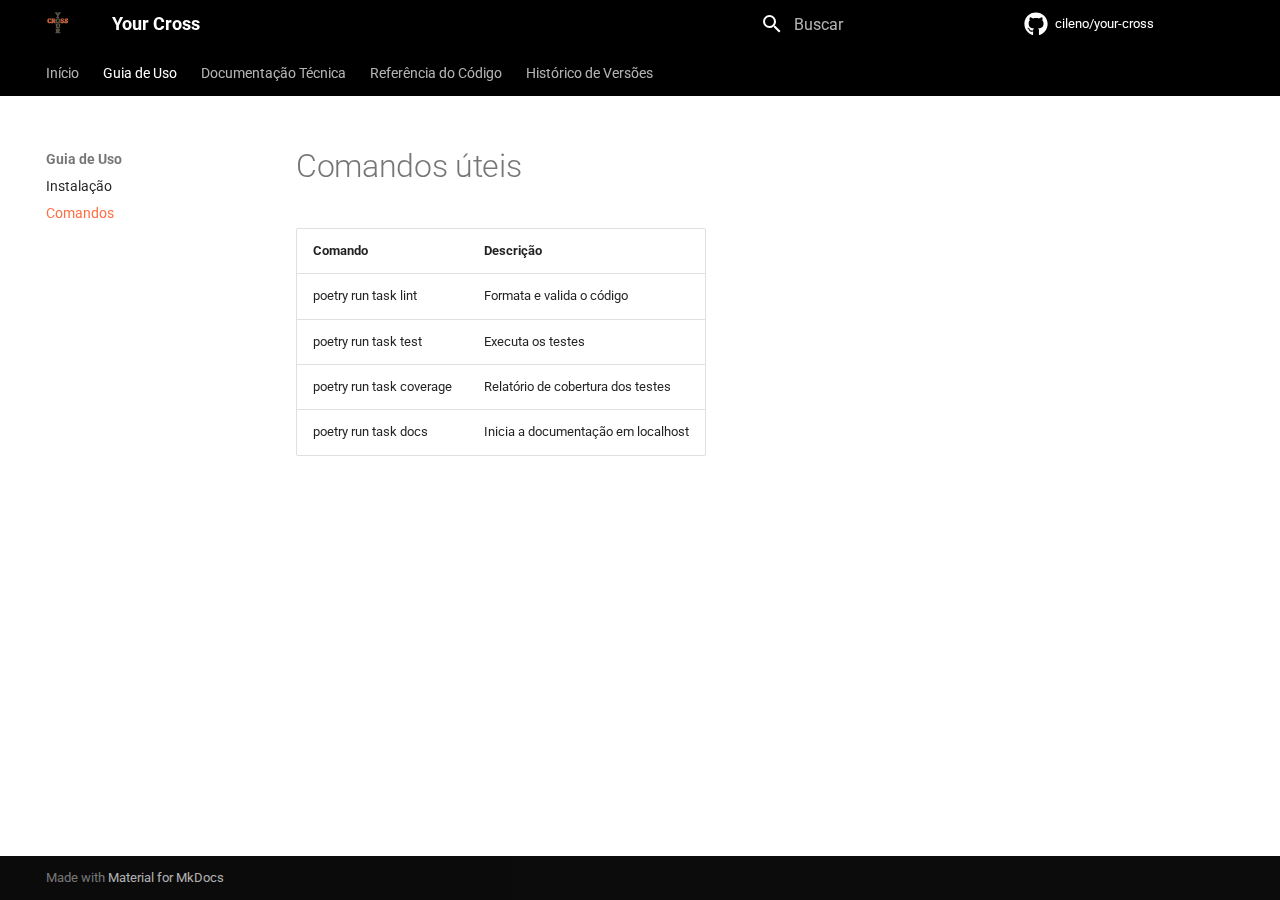
<file: guia/comandos/index.html>
<!doctype html>
<html lang="pt" class="no-js">
  <head>
    
      <meta charset="utf-8">
      <meta name="viewport" content="width=device-width,initial-scale=1">
      
        <meta name="description" content="Sistema Web para Gestão de Academia de Crossfit">
      
      
        <meta name="author" content="Paudercley Cileno">
      
      
        <link rel="canonical" href="https://your-cross.localhost/guia/comandos/">
      
      
        <link rel="prev" href="../instalacao/">
      
      
        <link rel="next" href="../../tech/estrutura/">
      
      
      <link rel="icon" href="../../assets/logo.png">
      <meta name="generator" content="mkdocs-1.6.1, mkdocs-material-9.6.14">
    
    
      
        <title>Comandos - Your Cross</title>
      
    
    
      <link rel="stylesheet" href="../../assets/stylesheets/main.342714a4.min.css">
      
        
        <link rel="stylesheet" href="../../assets/stylesheets/palette.06af60db.min.css">
      
      


    
    
      
    
    
      
        
        
        <link rel="preconnect" href="https://fonts.gstatic.com" crossorigin>
        <link rel="stylesheet" href="https://fonts.googleapis.com/css?family=Roboto:300,300i,400,400i,700,700i%7CRoboto+Mono:400,400i,700,700i&display=fallback">
        <style>:root{--md-text-font:"Roboto";--md-code-font:"Roboto Mono"}</style>
      
    
    
      <link rel="stylesheet" href="../../assets/_mkdocstrings.css">
    
      <link rel="stylesheet" href="../../stylesheets/css/extra.css">
    
    <script>__md_scope=new URL("../..",location),__md_hash=e=>[...e].reduce(((e,_)=>(e<<5)-e+_.charCodeAt(0)),0),__md_get=(e,_=localStorage,t=__md_scope)=>JSON.parse(_.getItem(t.pathname+"."+e)),__md_set=(e,_,t=localStorage,a=__md_scope)=>{try{t.setItem(a.pathname+"."+e,JSON.stringify(_))}catch(e){}}</script>
    
      

    
    
    
  </head>
  
  
    
    
      
    
    
    
    
    <body dir="ltr" data-md-color-scheme="default" data-md-color-primary="deep-orange" data-md-color-accent="amber">
  
    
    <input class="md-toggle" data-md-toggle="drawer" type="checkbox" id="__drawer" autocomplete="off">
    <input class="md-toggle" data-md-toggle="search" type="checkbox" id="__search" autocomplete="off">
    <label class="md-overlay" for="__drawer"></label>
    <div data-md-component="skip">
      
        
        <a href="#comandos-uteis" class="md-skip">
          Pular para conteúdo
        </a>
      
    </div>
    <div data-md-component="announce">
      
    </div>
    
    
      

<header class="md-header" data-md-component="header">
  <nav class="md-header__inner md-grid" aria-label="Cabeçalho">
    <a href="../.." title="Your Cross" class="md-header__button md-logo" aria-label="Your Cross" data-md-component="logo">
      
  <img src="../../assets/logo.png" alt="logo">

    </a>
    <label class="md-header__button md-icon" for="__drawer">
      
      <svg xmlns="http://www.w3.org/2000/svg" viewBox="0 0 24 24"><path d="M3 6h18v2H3zm0 5h18v2H3zm0 5h18v2H3z"/></svg>
    </label>
    <div class="md-header__title" data-md-component="header-title">
      <div class="md-header__ellipsis">
        <div class="md-header__topic">
          <span class="md-ellipsis">
            Your Cross
          </span>
        </div>
        <div class="md-header__topic" data-md-component="header-topic">
          <span class="md-ellipsis">
            
              Comandos
            
          </span>
        </div>
      </div>
    </div>
    
      
        <form class="md-header__option" data-md-component="palette">
  
    
    
    
    <input class="md-option" data-md-color-media="(prefers-color-scheme: light)" data-md-color-scheme="default" data-md-color-primary="deep-orange" data-md-color-accent="amber"  aria-hidden="true"  type="radio" name="__palette" id="__palette_0">
    
  
    
    
    
    <input class="md-option" data-md-color-media="(prefers-color-scheme: dark)" data-md-color-scheme="slate" data-md-color-primary="deep-orange" data-md-color-accent="amber"  aria-hidden="true"  type="radio" name="__palette" id="__palette_1">
    
  
</form>
      
    
    
      <script>var palette=__md_get("__palette");if(palette&&palette.color){if("(prefers-color-scheme)"===palette.color.media){var media=matchMedia("(prefers-color-scheme: light)"),input=document.querySelector(media.matches?"[data-md-color-media='(prefers-color-scheme: light)']":"[data-md-color-media='(prefers-color-scheme: dark)']");palette.color.media=input.getAttribute("data-md-color-media"),palette.color.scheme=input.getAttribute("data-md-color-scheme"),palette.color.primary=input.getAttribute("data-md-color-primary"),palette.color.accent=input.getAttribute("data-md-color-accent")}for(var[key,value]of Object.entries(palette.color))document.body.setAttribute("data-md-color-"+key,value)}</script>
    
    
    
      
      
        <label class="md-header__button md-icon" for="__search">
          
          <svg xmlns="http://www.w3.org/2000/svg" viewBox="0 0 24 24"><path d="M9.5 3A6.5 6.5 0 0 1 16 9.5c0 1.61-.59 3.09-1.56 4.23l.27.27h.79l5 5-1.5 1.5-5-5v-.79l-.27-.27A6.52 6.52 0 0 1 9.5 16 6.5 6.5 0 0 1 3 9.5 6.5 6.5 0 0 1 9.5 3m0 2C7 5 5 7 5 9.5S7 14 9.5 14 14 12 14 9.5 12 5 9.5 5"/></svg>
        </label>
        <div class="md-search" data-md-component="search" role="dialog">
  <label class="md-search__overlay" for="__search"></label>
  <div class="md-search__inner" role="search">
    <form class="md-search__form" name="search">
      <input type="text" class="md-search__input" name="query" aria-label="Buscar" placeholder="Buscar" autocapitalize="off" autocorrect="off" autocomplete="off" spellcheck="false" data-md-component="search-query" required>
      <label class="md-search__icon md-icon" for="__search">
        
        <svg xmlns="http://www.w3.org/2000/svg" viewBox="0 0 24 24"><path d="M9.5 3A6.5 6.5 0 0 1 16 9.5c0 1.61-.59 3.09-1.56 4.23l.27.27h.79l5 5-1.5 1.5-5-5v-.79l-.27-.27A6.52 6.52 0 0 1 9.5 16 6.5 6.5 0 0 1 3 9.5 6.5 6.5 0 0 1 9.5 3m0 2C7 5 5 7 5 9.5S7 14 9.5 14 14 12 14 9.5 12 5 9.5 5"/></svg>
        
        <svg xmlns="http://www.w3.org/2000/svg" viewBox="0 0 24 24"><path d="M20 11v2H8l5.5 5.5-1.42 1.42L4.16 12l7.92-7.92L13.5 5.5 8 11z"/></svg>
      </label>
      <nav class="md-search__options" aria-label="Pesquisar">
        
        <button type="reset" class="md-search__icon md-icon" title="Limpar" aria-label="Limpar" tabindex="-1">
          
          <svg xmlns="http://www.w3.org/2000/svg" viewBox="0 0 24 24"><path d="M19 6.41 17.59 5 12 10.59 6.41 5 5 6.41 10.59 12 5 17.59 6.41 19 12 13.41 17.59 19 19 17.59 13.41 12z"/></svg>
        </button>
      </nav>
      
        <div class="md-search__suggest" data-md-component="search-suggest"></div>
      
    </form>
    <div class="md-search__output">
      <div class="md-search__scrollwrap" tabindex="0" data-md-scrollfix>
        <div class="md-search-result" data-md-component="search-result">
          <div class="md-search-result__meta">
            Inicializando busca
          </div>
          <ol class="md-search-result__list" role="presentation"></ol>
        </div>
      </div>
    </div>
  </div>
</div>
      
    
    
      <div class="md-header__source">
        <a href="https://github.com/cileno/your-cross" title="Ir para repositório" class="md-source" data-md-component="source">
  <div class="md-source__icon md-icon">
    
    <svg xmlns="http://www.w3.org/2000/svg" viewBox="0 0 496 512"><!--! Font Awesome Free 6.7.2 by @fontawesome - https://fontawesome.com License - https://fontawesome.com/license/free (Icons: CC BY 4.0, Fonts: SIL OFL 1.1, Code: MIT License) Copyright 2024 Fonticons, Inc.--><path d="M165.9 397.4c0 2-2.3 3.6-5.2 3.6-3.3.3-5.6-1.3-5.6-3.6 0-2 2.3-3.6 5.2-3.6 3-.3 5.6 1.3 5.6 3.6m-31.1-4.5c-.7 2 1.3 4.3 4.3 4.9 2.6 1 5.6 0 6.2-2s-1.3-4.3-4.3-5.2c-2.6-.7-5.5.3-6.2 2.3m44.2-1.7c-2.9.7-4.9 2.6-4.6 4.9.3 2 2.9 3.3 5.9 2.6 2.9-.7 4.9-2.6 4.6-4.6-.3-1.9-3-3.2-5.9-2.9M244.8 8C106.1 8 0 113.3 0 252c0 110.9 69.8 205.8 169.5 239.2 12.8 2.3 17.3-5.6 17.3-12.1 0-6.2-.3-40.4-.3-61.4 0 0-70 15-84.7-29.8 0 0-11.4-29.1-27.8-36.6 0 0-22.9-15.7 1.6-15.4 0 0 24.9 2 38.6 25.8 21.9 38.6 58.6 27.5 72.9 20.9 2.3-16 8.8-27.1 16-33.7-55.9-6.2-112.3-14.3-112.3-110.5 0-27.5 7.6-41.3 23.6-58.9-2.6-6.5-11.1-33.3 2.6-67.9 20.9-6.5 69 27 69 27 20-5.6 41.5-8.5 62.8-8.5s42.8 2.9 62.8 8.5c0 0 48.1-33.6 69-27 13.7 34.7 5.2 61.4 2.6 67.9 16 17.7 25.8 31.5 25.8 58.9 0 96.5-58.9 104.2-114.8 110.5 9.2 7.9 17 22.9 17 46.4 0 33.7-.3 75.4-.3 83.6 0 6.5 4.6 14.4 17.3 12.1C428.2 457.8 496 362.9 496 252 496 113.3 383.5 8 244.8 8M97.2 352.9c-1.3 1-1 3.3.7 5.2 1.6 1.6 3.9 2.3 5.2 1 1.3-1 1-3.3-.7-5.2-1.6-1.6-3.9-2.3-5.2-1m-10.8-8.1c-.7 1.3.3 2.9 2.3 3.9 1.6 1 3.6.7 4.3-.7.7-1.3-.3-2.9-2.3-3.9-2-.6-3.6-.3-4.3.7m32.4 35.6c-1.6 1.3-1 4.3 1.3 6.2 2.3 2.3 5.2 2.6 6.5 1 1.3-1.3.7-4.3-1.3-6.2-2.2-2.3-5.2-2.6-6.5-1m-11.4-14.7c-1.6 1-1.6 3.6 0 5.9s4.3 3.3 5.6 2.3c1.6-1.3 1.6-3.9 0-6.2-1.4-2.3-4-3.3-5.6-2"/></svg>
  </div>
  <div class="md-source__repository">
    cileno/your-cross
  </div>
</a>
      </div>
    
  </nav>
  
</header>
    
    <div class="md-container" data-md-component="container">
      
      
        
          
            
<nav class="md-tabs" aria-label="Abas" data-md-component="tabs">
  <div class="md-grid">
    <ul class="md-tabs__list">
      
        
  
  
  
  
    <li class="md-tabs__item">
      <a href="../.." class="md-tabs__link">
        
  
  
    
  
  Início

      </a>
    </li>
  

      
        
  
  
  
    
  
  
    
    
      <li class="md-tabs__item md-tabs__item--active">
        <a href="../instalacao/" class="md-tabs__link">
          
  
  
    
  
  Guia de Uso

        </a>
      </li>
    
  

      
        
  
  
  
  
    
    
      <li class="md-tabs__item">
        <a href="../../tech/estrutura/" class="md-tabs__link">
          
  
  
    
  
  Documentação Técnica

        </a>
      </li>
    
  

      
        
  
  
  
  
    
    
      <li class="md-tabs__item">
        <a href="../../reference/" class="md-tabs__link">
          
  
  
    
  
  Referência do Código

        </a>
      </li>
    
  

      
        
  
  
  
  
    <li class="md-tabs__item">
      <a href="../../changelog/" class="md-tabs__link">
        
  
  
    
  
  Histórico de Versões

      </a>
    </li>
  

      
    </ul>
  </div>
</nav>
          
        
      
      <main class="md-main" data-md-component="main">
        <div class="md-main__inner md-grid">
          
            
              
              <div class="md-sidebar md-sidebar--primary" data-md-component="sidebar" data-md-type="navigation" >
                <div class="md-sidebar__scrollwrap">
                  <div class="md-sidebar__inner">
                    


  


<nav class="md-nav md-nav--primary md-nav--lifted" aria-label="Navegação" data-md-level="0">
  <label class="md-nav__title" for="__drawer">
    <a href="../.." title="Your Cross" class="md-nav__button md-logo" aria-label="Your Cross" data-md-component="logo">
      
  <img src="../../assets/logo.png" alt="logo">

    </a>
    Your Cross
  </label>
  
    <div class="md-nav__source">
      <a href="https://github.com/cileno/your-cross" title="Ir para repositório" class="md-source" data-md-component="source">
  <div class="md-source__icon md-icon">
    
    <svg xmlns="http://www.w3.org/2000/svg" viewBox="0 0 496 512"><!--! Font Awesome Free 6.7.2 by @fontawesome - https://fontawesome.com License - https://fontawesome.com/license/free (Icons: CC BY 4.0, Fonts: SIL OFL 1.1, Code: MIT License) Copyright 2024 Fonticons, Inc.--><path d="M165.9 397.4c0 2-2.3 3.6-5.2 3.6-3.3.3-5.6-1.3-5.6-3.6 0-2 2.3-3.6 5.2-3.6 3-.3 5.6 1.3 5.6 3.6m-31.1-4.5c-.7 2 1.3 4.3 4.3 4.9 2.6 1 5.6 0 6.2-2s-1.3-4.3-4.3-5.2c-2.6-.7-5.5.3-6.2 2.3m44.2-1.7c-2.9.7-4.9 2.6-4.6 4.9.3 2 2.9 3.3 5.9 2.6 2.9-.7 4.9-2.6 4.6-4.6-.3-1.9-3-3.2-5.9-2.9M244.8 8C106.1 8 0 113.3 0 252c0 110.9 69.8 205.8 169.5 239.2 12.8 2.3 17.3-5.6 17.3-12.1 0-6.2-.3-40.4-.3-61.4 0 0-70 15-84.7-29.8 0 0-11.4-29.1-27.8-36.6 0 0-22.9-15.7 1.6-15.4 0 0 24.9 2 38.6 25.8 21.9 38.6 58.6 27.5 72.9 20.9 2.3-16 8.8-27.1 16-33.7-55.9-6.2-112.3-14.3-112.3-110.5 0-27.5 7.6-41.3 23.6-58.9-2.6-6.5-11.1-33.3 2.6-67.9 20.9-6.5 69 27 69 27 20-5.6 41.5-8.5 62.8-8.5s42.8 2.9 62.8 8.5c0 0 48.1-33.6 69-27 13.7 34.7 5.2 61.4 2.6 67.9 16 17.7 25.8 31.5 25.8 58.9 0 96.5-58.9 104.2-114.8 110.5 9.2 7.9 17 22.9 17 46.4 0 33.7-.3 75.4-.3 83.6 0 6.5 4.6 14.4 17.3 12.1C428.2 457.8 496 362.9 496 252 496 113.3 383.5 8 244.8 8M97.2 352.9c-1.3 1-1 3.3.7 5.2 1.6 1.6 3.9 2.3 5.2 1 1.3-1 1-3.3-.7-5.2-1.6-1.6-3.9-2.3-5.2-1m-10.8-8.1c-.7 1.3.3 2.9 2.3 3.9 1.6 1 3.6.7 4.3-.7.7-1.3-.3-2.9-2.3-3.9-2-.6-3.6-.3-4.3.7m32.4 35.6c-1.6 1.3-1 4.3 1.3 6.2 2.3 2.3 5.2 2.6 6.5 1 1.3-1.3.7-4.3-1.3-6.2-2.2-2.3-5.2-2.6-6.5-1m-11.4-14.7c-1.6 1-1.6 3.6 0 5.9s4.3 3.3 5.6 2.3c1.6-1.3 1.6-3.9 0-6.2-1.4-2.3-4-3.3-5.6-2"/></svg>
  </div>
  <div class="md-source__repository">
    cileno/your-cross
  </div>
</a>
    </div>
  
  <ul class="md-nav__list" data-md-scrollfix>
    
      
      
  
  
  
  
    <li class="md-nav__item">
      <a href="../.." class="md-nav__link">
        
  
  
  <span class="md-ellipsis">
    Início
    
  </span>
  

      </a>
    </li>
  

    
      
      
  
  
    
  
  
  
    
    
      
        
      
        
      
    
    
    
      
        
        
      
      
    
    
    <li class="md-nav__item md-nav__item--active md-nav__item--section md-nav__item--nested">
      
        
        
        <input class="md-nav__toggle md-toggle " type="checkbox" id="__nav_2" checked>
        
          
          <label class="md-nav__link" for="__nav_2" id="__nav_2_label" tabindex="">
            
  
  
  <span class="md-ellipsis">
    Guia de Uso
    
  </span>
  

            <span class="md-nav__icon md-icon"></span>
          </label>
        
        <nav class="md-nav" data-md-level="1" aria-labelledby="__nav_2_label" aria-expanded="true">
          <label class="md-nav__title" for="__nav_2">
            <span class="md-nav__icon md-icon"></span>
            Guia de Uso
          </label>
          <ul class="md-nav__list" data-md-scrollfix>
            
              
                
  
  
  
  
    <li class="md-nav__item">
      <a href="../instalacao/" class="md-nav__link">
        
  
  
  <span class="md-ellipsis">
    Instalação
    
  </span>
  

      </a>
    </li>
  

              
            
              
                
  
  
    
  
  
  
    <li class="md-nav__item md-nav__item--active">
      
      <input class="md-nav__toggle md-toggle" type="checkbox" id="__toc">
      
      
        
      
      
      <a href="./" class="md-nav__link md-nav__link--active">
        
  
  
  <span class="md-ellipsis">
    Comandos
    
  </span>
  

      </a>
      
    </li>
  

              
            
          </ul>
        </nav>
      
    </li>
  

    
      
      
  
  
  
  
    
    
      
        
      
        
      
    
    
    
      
      
    
    
    <li class="md-nav__item md-nav__item--nested">
      
        
        
          
        
        <input class="md-nav__toggle md-toggle md-toggle--indeterminate" type="checkbox" id="__nav_3" >
        
          
          <label class="md-nav__link" for="__nav_3" id="__nav_3_label" tabindex="0">
            
  
  
  <span class="md-ellipsis">
    Documentação Técnica
    
  </span>
  

            <span class="md-nav__icon md-icon"></span>
          </label>
        
        <nav class="md-nav" data-md-level="1" aria-labelledby="__nav_3_label" aria-expanded="false">
          <label class="md-nav__title" for="__nav_3">
            <span class="md-nav__icon md-icon"></span>
            Documentação Técnica
          </label>
          <ul class="md-nav__list" data-md-scrollfix>
            
              
                
  
  
  
  
    <li class="md-nav__item">
      <a href="../../tech/estrutura/" class="md-nav__link">
        
  
  
  <span class="md-ellipsis">
    Estrutura do Projeto
    
  </span>
  

      </a>
    </li>
  

              
            
              
                
  
  
  
  
    <li class="md-nav__item">
      <a href="../../tech/api/" class="md-nav__link">
        
  
  
  <span class="md-ellipsis">
    API e Modelos
    
  </span>
  

      </a>
    </li>
  

              
            
          </ul>
        </nav>
      
    </li>
  

    
      
      
  
  
  
  
    
    
      
        
      
    
    
    
      
      
    
    
    <li class="md-nav__item md-nav__item--nested">
      
        
        
          
        
        <input class="md-nav__toggle md-toggle md-toggle--indeterminate" type="checkbox" id="__nav_4" >
        
          
          <label class="md-nav__link" for="__nav_4" id="__nav_4_label" tabindex="0">
            
  
  
  <span class="md-ellipsis">
    Referência do Código
    
  </span>
  

            <span class="md-nav__icon md-icon"></span>
          </label>
        
        <nav class="md-nav" data-md-level="1" aria-labelledby="__nav_4_label" aria-expanded="false">
          <label class="md-nav__title" for="__nav_4">
            <span class="md-nav__icon md-icon"></span>
            Referência do Código
          </label>
          <ul class="md-nav__list" data-md-scrollfix>
            
              
                
  
  
  
  
    <li class="md-nav__item">
      <a href="../../reference/" class="md-nav__link">
        
  
  
  <span class="md-ellipsis">
    Módulos Python
    
  </span>
  

      </a>
    </li>
  

              
            
          </ul>
        </nav>
      
    </li>
  

    
      
      
  
  
  
  
    <li class="md-nav__item">
      <a href="../../changelog/" class="md-nav__link">
        
  
  
  <span class="md-ellipsis">
    Histórico de Versões
    
  </span>
  

      </a>
    </li>
  

    
  </ul>
</nav>
                  </div>
                </div>
              </div>
            
            
              
              <div class="md-sidebar md-sidebar--secondary" data-md-component="sidebar" data-md-type="toc" >
                <div class="md-sidebar__scrollwrap">
                  <div class="md-sidebar__inner">
                    

<nav class="md-nav md-nav--secondary" aria-label="Índice">
  
  
  
    
  
  
</nav>
                  </div>
                </div>
              </div>
            
          
          
            <div class="md-content" data-md-component="content">
              <article class="md-content__inner md-typeset">
                
                  


  
  


<h1 id="comandos-uteis">Comandos úteis<a class="headerlink" href="#comandos-uteis" title="Permanent link">&para;</a></h1>
<table>
<thead>
<tr>
<th>Comando</th>
<th>Descrição</th>
</tr>
</thead>
<tbody>
<tr>
<td>poetry run task lint</td>
<td>Formata e valida o código</td>
</tr>
<tr>
<td>poetry run task test</td>
<td>Executa os testes</td>
</tr>
<tr>
<td>poetry run task coverage</td>
<td>Relatório de cobertura dos testes</td>
</tr>
<tr>
<td>poetry run task docs</td>
<td>Inicia a documentação em localhost</td>
</tr>
</tbody>
</table>












                
              </article>
            </div>
          
          
<script>var target=document.getElementById(location.hash.slice(1));target&&target.name&&(target.checked=target.name.startsWith("__tabbed_"))</script>
        </div>
        
      </main>
      
        <footer class="md-footer">
  
  <div class="md-footer-meta md-typeset">
    <div class="md-footer-meta__inner md-grid">
      <div class="md-copyright">
  
  
    Made with
    <a href="https://squidfunk.github.io/mkdocs-material/" target="_blank" rel="noopener">
      Material for MkDocs
    </a>
  
</div>
      
    </div>
  </div>
</footer>
      
    </div>
    <div class="md-dialog" data-md-component="dialog">
      <div class="md-dialog__inner md-typeset"></div>
    </div>
    
    
    
      
      <script id="__config" type="application/json">{"base": "../..", "features": ["navigation.tabs", "navigation.indexes", "navigation.expand", "content.code.copy", "search.suggest", "search.highlight"], "search": "../../assets/javascripts/workers/search.d50fe291.min.js", "tags": null, "translations": {"clipboard.copied": "Copiado para \u00e1rea de transfer\u00eancia", "clipboard.copy": "Copiar para \u00e1rea de transfer\u00eancia", "search.result.more.one": "mais 1 nesta p\u00e1gina", "search.result.more.other": "# mais nesta p\u00e1gina", "search.result.none": "Nenhum documento encontrado", "search.result.one": "1 documento encontrado", "search.result.other": "# documentos encontrados", "search.result.placeholder": "Digite para iniciar a busca", "search.result.term.missing": "Ausente", "select.version": "Selecione a vers\u00e3o"}, "version": null}</script>
    
    
      <script src="../../assets/javascripts/bundle.13a4f30d.min.js"></script>
      
        <script src="../../stylesheets/javascripts/extra.js"></script>
      
    
  </body>
</html>
</file>
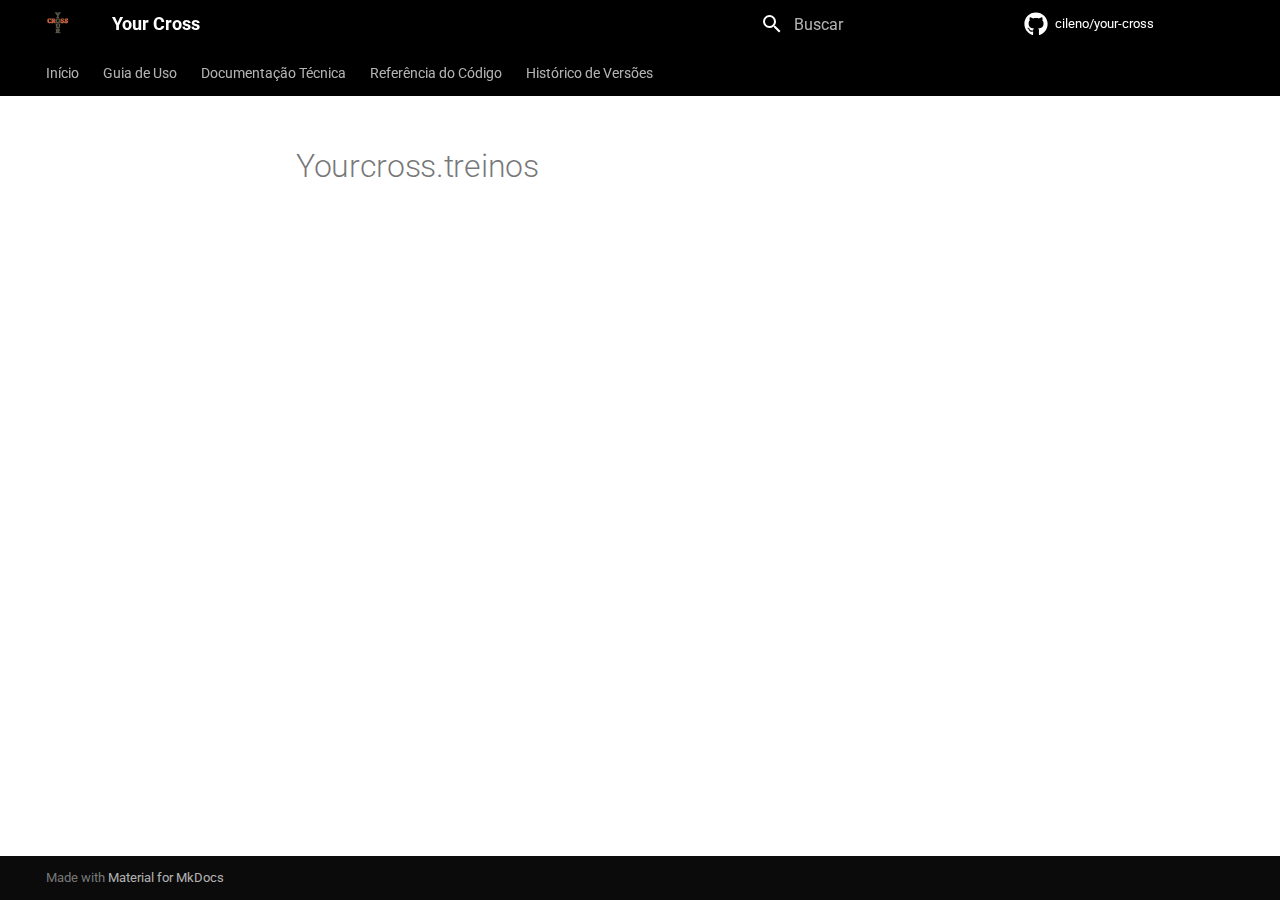
<file: reference/yourcross.treinos/index.html>
<!doctype html>
<html lang="pt" class="no-js">
  <head>
    
      <meta charset="utf-8">
      <meta name="viewport" content="width=device-width,initial-scale=1">
      
        <meta name="description" content="Sistema Web para Gestão de Academia de Crossfit">
      
      
        <meta name="author" content="Paudercley Cileno">
      
      
        <link rel="canonical" href="https://your-cross.localhost/reference/yourcross.treinos/">
      
      
      
      
      <link rel="icon" href="../../assets/logo.png">
      <meta name="generator" content="mkdocs-1.6.1, mkdocs-material-9.6.14">
    
    
      
        <title>Yourcross.treinos - Your Cross</title>
      
    
    
      <link rel="stylesheet" href="../../assets/stylesheets/main.342714a4.min.css">
      
        
        <link rel="stylesheet" href="../../assets/stylesheets/palette.06af60db.min.css">
      
      


    
    
      
    
    
      
        
        
        <link rel="preconnect" href="https://fonts.gstatic.com" crossorigin>
        <link rel="stylesheet" href="https://fonts.googleapis.com/css?family=Roboto:300,300i,400,400i,700,700i%7CRoboto+Mono:400,400i,700,700i&display=fallback">
        <style>:root{--md-text-font:"Roboto";--md-code-font:"Roboto Mono"}</style>
      
    
    
      <link rel="stylesheet" href="../../assets/_mkdocstrings.css">
    
      <link rel="stylesheet" href="../../stylesheets/css/extra.css">
    
    <script>__md_scope=new URL("../..",location),__md_hash=e=>[...e].reduce(((e,_)=>(e<<5)-e+_.charCodeAt(0)),0),__md_get=(e,_=localStorage,t=__md_scope)=>JSON.parse(_.getItem(t.pathname+"."+e)),__md_set=(e,_,t=localStorage,a=__md_scope)=>{try{t.setItem(a.pathname+"."+e,JSON.stringify(_))}catch(e){}}</script>
    
      

    
    
    
  </head>
  
  
    
    
      
    
    
    
    
    <body dir="ltr" data-md-color-scheme="default" data-md-color-primary="deep-orange" data-md-color-accent="amber">
  
    
    <input class="md-toggle" data-md-toggle="drawer" type="checkbox" id="__drawer" autocomplete="off">
    <input class="md-toggle" data-md-toggle="search" type="checkbox" id="__search" autocomplete="off">
    <label class="md-overlay" for="__drawer"></label>
    <div data-md-component="skip">
      
    </div>
    <div data-md-component="announce">
      
    </div>
    
    
      

<header class="md-header" data-md-component="header">
  <nav class="md-header__inner md-grid" aria-label="Cabeçalho">
    <a href="../.." title="Your Cross" class="md-header__button md-logo" aria-label="Your Cross" data-md-component="logo">
      
  <img src="../../assets/logo.png" alt="logo">

    </a>
    <label class="md-header__button md-icon" for="__drawer">
      
      <svg xmlns="http://www.w3.org/2000/svg" viewBox="0 0 24 24"><path d="M3 6h18v2H3zm0 5h18v2H3zm0 5h18v2H3z"/></svg>
    </label>
    <div class="md-header__title" data-md-component="header-title">
      <div class="md-header__ellipsis">
        <div class="md-header__topic">
          <span class="md-ellipsis">
            Your Cross
          </span>
        </div>
        <div class="md-header__topic" data-md-component="header-topic">
          <span class="md-ellipsis">
            
              Yourcross.treinos
            
          </span>
        </div>
      </div>
    </div>
    
      
        <form class="md-header__option" data-md-component="palette">
  
    
    
    
    <input class="md-option" data-md-color-media="(prefers-color-scheme: light)" data-md-color-scheme="default" data-md-color-primary="deep-orange" data-md-color-accent="amber"  aria-hidden="true"  type="radio" name="__palette" id="__palette_0">
    
  
    
    
    
    <input class="md-option" data-md-color-media="(prefers-color-scheme: dark)" data-md-color-scheme="slate" data-md-color-primary="deep-orange" data-md-color-accent="amber"  aria-hidden="true"  type="radio" name="__palette" id="__palette_1">
    
  
</form>
      
    
    
      <script>var palette=__md_get("__palette");if(palette&&palette.color){if("(prefers-color-scheme)"===palette.color.media){var media=matchMedia("(prefers-color-scheme: light)"),input=document.querySelector(media.matches?"[data-md-color-media='(prefers-color-scheme: light)']":"[data-md-color-media='(prefers-color-scheme: dark)']");palette.color.media=input.getAttribute("data-md-color-media"),palette.color.scheme=input.getAttribute("data-md-color-scheme"),palette.color.primary=input.getAttribute("data-md-color-primary"),palette.color.accent=input.getAttribute("data-md-color-accent")}for(var[key,value]of Object.entries(palette.color))document.body.setAttribute("data-md-color-"+key,value)}</script>
    
    
    
      
      
        <label class="md-header__button md-icon" for="__search">
          
          <svg xmlns="http://www.w3.org/2000/svg" viewBox="0 0 24 24"><path d="M9.5 3A6.5 6.5 0 0 1 16 9.5c0 1.61-.59 3.09-1.56 4.23l.27.27h.79l5 5-1.5 1.5-5-5v-.79l-.27-.27A6.52 6.52 0 0 1 9.5 16 6.5 6.5 0 0 1 3 9.5 6.5 6.5 0 0 1 9.5 3m0 2C7 5 5 7 5 9.5S7 14 9.5 14 14 12 14 9.5 12 5 9.5 5"/></svg>
        </label>
        <div class="md-search" data-md-component="search" role="dialog">
  <label class="md-search__overlay" for="__search"></label>
  <div class="md-search__inner" role="search">
    <form class="md-search__form" name="search">
      <input type="text" class="md-search__input" name="query" aria-label="Buscar" placeholder="Buscar" autocapitalize="off" autocorrect="off" autocomplete="off" spellcheck="false" data-md-component="search-query" required>
      <label class="md-search__icon md-icon" for="__search">
        
        <svg xmlns="http://www.w3.org/2000/svg" viewBox="0 0 24 24"><path d="M9.5 3A6.5 6.5 0 0 1 16 9.5c0 1.61-.59 3.09-1.56 4.23l.27.27h.79l5 5-1.5 1.5-5-5v-.79l-.27-.27A6.52 6.52 0 0 1 9.5 16 6.5 6.5 0 0 1 3 9.5 6.5 6.5 0 0 1 9.5 3m0 2C7 5 5 7 5 9.5S7 14 9.5 14 14 12 14 9.5 12 5 9.5 5"/></svg>
        
        <svg xmlns="http://www.w3.org/2000/svg" viewBox="0 0 24 24"><path d="M20 11v2H8l5.5 5.5-1.42 1.42L4.16 12l7.92-7.92L13.5 5.5 8 11z"/></svg>
      </label>
      <nav class="md-search__options" aria-label="Pesquisar">
        
        <button type="reset" class="md-search__icon md-icon" title="Limpar" aria-label="Limpar" tabindex="-1">
          
          <svg xmlns="http://www.w3.org/2000/svg" viewBox="0 0 24 24"><path d="M19 6.41 17.59 5 12 10.59 6.41 5 5 6.41 10.59 12 5 17.59 6.41 19 12 13.41 17.59 19 19 17.59 13.41 12z"/></svg>
        </button>
      </nav>
      
        <div class="md-search__suggest" data-md-component="search-suggest"></div>
      
    </form>
    <div class="md-search__output">
      <div class="md-search__scrollwrap" tabindex="0" data-md-scrollfix>
        <div class="md-search-result" data-md-component="search-result">
          <div class="md-search-result__meta">
            Inicializando busca
          </div>
          <ol class="md-search-result__list" role="presentation"></ol>
        </div>
      </div>
    </div>
  </div>
</div>
      
    
    
      <div class="md-header__source">
        <a href="https://github.com/cileno/your-cross" title="Ir para repositório" class="md-source" data-md-component="source">
  <div class="md-source__icon md-icon">
    
    <svg xmlns="http://www.w3.org/2000/svg" viewBox="0 0 496 512"><!--! Font Awesome Free 6.7.2 by @fontawesome - https://fontawesome.com License - https://fontawesome.com/license/free (Icons: CC BY 4.0, Fonts: SIL OFL 1.1, Code: MIT License) Copyright 2024 Fonticons, Inc.--><path d="M165.9 397.4c0 2-2.3 3.6-5.2 3.6-3.3.3-5.6-1.3-5.6-3.6 0-2 2.3-3.6 5.2-3.6 3-.3 5.6 1.3 5.6 3.6m-31.1-4.5c-.7 2 1.3 4.3 4.3 4.9 2.6 1 5.6 0 6.2-2s-1.3-4.3-4.3-5.2c-2.6-.7-5.5.3-6.2 2.3m44.2-1.7c-2.9.7-4.9 2.6-4.6 4.9.3 2 2.9 3.3 5.9 2.6 2.9-.7 4.9-2.6 4.6-4.6-.3-1.9-3-3.2-5.9-2.9M244.8 8C106.1 8 0 113.3 0 252c0 110.9 69.8 205.8 169.5 239.2 12.8 2.3 17.3-5.6 17.3-12.1 0-6.2-.3-40.4-.3-61.4 0 0-70 15-84.7-29.8 0 0-11.4-29.1-27.8-36.6 0 0-22.9-15.7 1.6-15.4 0 0 24.9 2 38.6 25.8 21.9 38.6 58.6 27.5 72.9 20.9 2.3-16 8.8-27.1 16-33.7-55.9-6.2-112.3-14.3-112.3-110.5 0-27.5 7.6-41.3 23.6-58.9-2.6-6.5-11.1-33.3 2.6-67.9 20.9-6.5 69 27 69 27 20-5.6 41.5-8.5 62.8-8.5s42.8 2.9 62.8 8.5c0 0 48.1-33.6 69-27 13.7 34.7 5.2 61.4 2.6 67.9 16 17.7 25.8 31.5 25.8 58.9 0 96.5-58.9 104.2-114.8 110.5 9.2 7.9 17 22.9 17 46.4 0 33.7-.3 75.4-.3 83.6 0 6.5 4.6 14.4 17.3 12.1C428.2 457.8 496 362.9 496 252 496 113.3 383.5 8 244.8 8M97.2 352.9c-1.3 1-1 3.3.7 5.2 1.6 1.6 3.9 2.3 5.2 1 1.3-1 1-3.3-.7-5.2-1.6-1.6-3.9-2.3-5.2-1m-10.8-8.1c-.7 1.3.3 2.9 2.3 3.9 1.6 1 3.6.7 4.3-.7.7-1.3-.3-2.9-2.3-3.9-2-.6-3.6-.3-4.3.7m32.4 35.6c-1.6 1.3-1 4.3 1.3 6.2 2.3 2.3 5.2 2.6 6.5 1 1.3-1.3.7-4.3-1.3-6.2-2.2-2.3-5.2-2.6-6.5-1m-11.4-14.7c-1.6 1-1.6 3.6 0 5.9s4.3 3.3 5.6 2.3c1.6-1.3 1.6-3.9 0-6.2-1.4-2.3-4-3.3-5.6-2"/></svg>
  </div>
  <div class="md-source__repository">
    cileno/your-cross
  </div>
</a>
      </div>
    
  </nav>
  
</header>
    
    <div class="md-container" data-md-component="container">
      
      
        
          
            
<nav class="md-tabs" aria-label="Abas" data-md-component="tabs">
  <div class="md-grid">
    <ul class="md-tabs__list">
      
        
  
  
  
  
    <li class="md-tabs__item">
      <a href="../.." class="md-tabs__link">
        
  
  
    
  
  Início

      </a>
    </li>
  

      
        
  
  
  
  
    
    
      <li class="md-tabs__item">
        <a href="../../guia/instalacao/" class="md-tabs__link">
          
  
  
    
  
  Guia de Uso

        </a>
      </li>
    
  

      
        
  
  
  
  
    
    
      <li class="md-tabs__item">
        <a href="../../tech/estrutura/" class="md-tabs__link">
          
  
  
    
  
  Documentação Técnica

        </a>
      </li>
    
  

      
        
  
  
  
  
    
    
      <li class="md-tabs__item">
        <a href="../" class="md-tabs__link">
          
  
  
    
  
  Referência do Código

        </a>
      </li>
    
  

      
        
  
  
  
  
    <li class="md-tabs__item">
      <a href="../../changelog/" class="md-tabs__link">
        
  
  
    
  
  Histórico de Versões

      </a>
    </li>
  

      
    </ul>
  </div>
</nav>
          
        
      
      <main class="md-main" data-md-component="main">
        <div class="md-main__inner md-grid">
          
            
              
              <div class="md-sidebar md-sidebar--primary" data-md-component="sidebar" data-md-type="navigation" >
                <div class="md-sidebar__scrollwrap">
                  <div class="md-sidebar__inner">
                    


  


<nav class="md-nav md-nav--primary md-nav--lifted" aria-label="Navegação" data-md-level="0">
  <label class="md-nav__title" for="__drawer">
    <a href="../.." title="Your Cross" class="md-nav__button md-logo" aria-label="Your Cross" data-md-component="logo">
      
  <img src="../../assets/logo.png" alt="logo">

    </a>
    Your Cross
  </label>
  
    <div class="md-nav__source">
      <a href="https://github.com/cileno/your-cross" title="Ir para repositório" class="md-source" data-md-component="source">
  <div class="md-source__icon md-icon">
    
    <svg xmlns="http://www.w3.org/2000/svg" viewBox="0 0 496 512"><!--! Font Awesome Free 6.7.2 by @fontawesome - https://fontawesome.com License - https://fontawesome.com/license/free (Icons: CC BY 4.0, Fonts: SIL OFL 1.1, Code: MIT License) Copyright 2024 Fonticons, Inc.--><path d="M165.9 397.4c0 2-2.3 3.6-5.2 3.6-3.3.3-5.6-1.3-5.6-3.6 0-2 2.3-3.6 5.2-3.6 3-.3 5.6 1.3 5.6 3.6m-31.1-4.5c-.7 2 1.3 4.3 4.3 4.9 2.6 1 5.6 0 6.2-2s-1.3-4.3-4.3-5.2c-2.6-.7-5.5.3-6.2 2.3m44.2-1.7c-2.9.7-4.9 2.6-4.6 4.9.3 2 2.9 3.3 5.9 2.6 2.9-.7 4.9-2.6 4.6-4.6-.3-1.9-3-3.2-5.9-2.9M244.8 8C106.1 8 0 113.3 0 252c0 110.9 69.8 205.8 169.5 239.2 12.8 2.3 17.3-5.6 17.3-12.1 0-6.2-.3-40.4-.3-61.4 0 0-70 15-84.7-29.8 0 0-11.4-29.1-27.8-36.6 0 0-22.9-15.7 1.6-15.4 0 0 24.9 2 38.6 25.8 21.9 38.6 58.6 27.5 72.9 20.9 2.3-16 8.8-27.1 16-33.7-55.9-6.2-112.3-14.3-112.3-110.5 0-27.5 7.6-41.3 23.6-58.9-2.6-6.5-11.1-33.3 2.6-67.9 20.9-6.5 69 27 69 27 20-5.6 41.5-8.5 62.8-8.5s42.8 2.9 62.8 8.5c0 0 48.1-33.6 69-27 13.7 34.7 5.2 61.4 2.6 67.9 16 17.7 25.8 31.5 25.8 58.9 0 96.5-58.9 104.2-114.8 110.5 9.2 7.9 17 22.9 17 46.4 0 33.7-.3 75.4-.3 83.6 0 6.5 4.6 14.4 17.3 12.1C428.2 457.8 496 362.9 496 252 496 113.3 383.5 8 244.8 8M97.2 352.9c-1.3 1-1 3.3.7 5.2 1.6 1.6 3.9 2.3 5.2 1 1.3-1 1-3.3-.7-5.2-1.6-1.6-3.9-2.3-5.2-1m-10.8-8.1c-.7 1.3.3 2.9 2.3 3.9 1.6 1 3.6.7 4.3-.7.7-1.3-.3-2.9-2.3-3.9-2-.6-3.6-.3-4.3.7m32.4 35.6c-1.6 1.3-1 4.3 1.3 6.2 2.3 2.3 5.2 2.6 6.5 1 1.3-1.3.7-4.3-1.3-6.2-2.2-2.3-5.2-2.6-6.5-1m-11.4-14.7c-1.6 1-1.6 3.6 0 5.9s4.3 3.3 5.6 2.3c1.6-1.3 1.6-3.9 0-6.2-1.4-2.3-4-3.3-5.6-2"/></svg>
  </div>
  <div class="md-source__repository">
    cileno/your-cross
  </div>
</a>
    </div>
  
  <ul class="md-nav__list" data-md-scrollfix>
    
      
      
  
  
  
  
    <li class="md-nav__item">
      <a href="../.." class="md-nav__link">
        
  
  
  <span class="md-ellipsis">
    Início
    
  </span>
  

      </a>
    </li>
  

    
      
      
  
  
  
  
    
    
      
        
      
        
      
    
    
    
      
      
    
    
    <li class="md-nav__item md-nav__item--nested">
      
        
        
          
        
        <input class="md-nav__toggle md-toggle md-toggle--indeterminate" type="checkbox" id="__nav_2" >
        
          
          <label class="md-nav__link" for="__nav_2" id="__nav_2_label" tabindex="0">
            
  
  
  <span class="md-ellipsis">
    Guia de Uso
    
  </span>
  

            <span class="md-nav__icon md-icon"></span>
          </label>
        
        <nav class="md-nav" data-md-level="1" aria-labelledby="__nav_2_label" aria-expanded="false">
          <label class="md-nav__title" for="__nav_2">
            <span class="md-nav__icon md-icon"></span>
            Guia de Uso
          </label>
          <ul class="md-nav__list" data-md-scrollfix>
            
              
                
  
  
  
  
    <li class="md-nav__item">
      <a href="../../guia/instalacao/" class="md-nav__link">
        
  
  
  <span class="md-ellipsis">
    Instalação
    
  </span>
  

      </a>
    </li>
  

              
            
              
                
  
  
  
  
    <li class="md-nav__item">
      <a href="../../guia/comandos/" class="md-nav__link">
        
  
  
  <span class="md-ellipsis">
    Comandos
    
  </span>
  

      </a>
    </li>
  

              
            
          </ul>
        </nav>
      
    </li>
  

    
      
      
  
  
  
  
    
    
      
        
      
        
      
    
    
    
      
      
    
    
    <li class="md-nav__item md-nav__item--nested">
      
        
        
          
        
        <input class="md-nav__toggle md-toggle md-toggle--indeterminate" type="checkbox" id="__nav_3" >
        
          
          <label class="md-nav__link" for="__nav_3" id="__nav_3_label" tabindex="0">
            
  
  
  <span class="md-ellipsis">
    Documentação Técnica
    
  </span>
  

            <span class="md-nav__icon md-icon"></span>
          </label>
        
        <nav class="md-nav" data-md-level="1" aria-labelledby="__nav_3_label" aria-expanded="false">
          <label class="md-nav__title" for="__nav_3">
            <span class="md-nav__icon md-icon"></span>
            Documentação Técnica
          </label>
          <ul class="md-nav__list" data-md-scrollfix>
            
              
                
  
  
  
  
    <li class="md-nav__item">
      <a href="../../tech/estrutura/" class="md-nav__link">
        
  
  
  <span class="md-ellipsis">
    Estrutura do Projeto
    
  </span>
  

      </a>
    </li>
  

              
            
              
                
  
  
  
  
    <li class="md-nav__item">
      <a href="../../tech/api/" class="md-nav__link">
        
  
  
  <span class="md-ellipsis">
    API e Modelos
    
  </span>
  

      </a>
    </li>
  

              
            
          </ul>
        </nav>
      
    </li>
  

    
      
      
  
  
  
  
    
    
      
        
      
    
    
    
      
      
    
    
    <li class="md-nav__item md-nav__item--nested">
      
        
        
          
        
        <input class="md-nav__toggle md-toggle md-toggle--indeterminate" type="checkbox" id="__nav_4" >
        
          
          <label class="md-nav__link" for="__nav_4" id="__nav_4_label" tabindex="0">
            
  
  
  <span class="md-ellipsis">
    Referência do Código
    
  </span>
  

            <span class="md-nav__icon md-icon"></span>
          </label>
        
        <nav class="md-nav" data-md-level="1" aria-labelledby="__nav_4_label" aria-expanded="false">
          <label class="md-nav__title" for="__nav_4">
            <span class="md-nav__icon md-icon"></span>
            Referência do Código
          </label>
          <ul class="md-nav__list" data-md-scrollfix>
            
              
                
  
  
  
  
    <li class="md-nav__item">
      <a href="../" class="md-nav__link">
        
  
  
  <span class="md-ellipsis">
    Módulos Python
    
  </span>
  

      </a>
    </li>
  

              
            
          </ul>
        </nav>
      
    </li>
  

    
      
      
  
  
  
  
    <li class="md-nav__item">
      <a href="../../changelog/" class="md-nav__link">
        
  
  
  <span class="md-ellipsis">
    Histórico de Versões
    
  </span>
  

      </a>
    </li>
  

    
  </ul>
</nav>
                  </div>
                </div>
              </div>
            
            
              
              <div class="md-sidebar md-sidebar--secondary" data-md-component="sidebar" data-md-type="toc" >
                <div class="md-sidebar__scrollwrap">
                  <div class="md-sidebar__inner">
                    

<nav class="md-nav md-nav--secondary" aria-label="Índice">
  
  
  
  
</nav>
                  </div>
                </div>
              </div>
            
          
          
            <div class="md-content" data-md-component="content">
              <article class="md-content__inner md-typeset">
                
                  


  
  


  <h1>Yourcross.treinos</h1>














                
              </article>
            </div>
          
          
<script>var target=document.getElementById(location.hash.slice(1));target&&target.name&&(target.checked=target.name.startsWith("__tabbed_"))</script>
        </div>
        
      </main>
      
        <footer class="md-footer">
  
  <div class="md-footer-meta md-typeset">
    <div class="md-footer-meta__inner md-grid">
      <div class="md-copyright">
  
  
    Made with
    <a href="https://squidfunk.github.io/mkdocs-material/" target="_blank" rel="noopener">
      Material for MkDocs
    </a>
  
</div>
      
    </div>
  </div>
</footer>
      
    </div>
    <div class="md-dialog" data-md-component="dialog">
      <div class="md-dialog__inner md-typeset"></div>
    </div>
    
    
    
      
      <script id="__config" type="application/json">{"base": "../..", "features": ["navigation.tabs", "navigation.indexes", "navigation.expand", "content.code.copy", "search.suggest", "search.highlight"], "search": "../../assets/javascripts/workers/search.d50fe291.min.js", "tags": null, "translations": {"clipboard.copied": "Copiado para \u00e1rea de transfer\u00eancia", "clipboard.copy": "Copiar para \u00e1rea de transfer\u00eancia", "search.result.more.one": "mais 1 nesta p\u00e1gina", "search.result.more.other": "# mais nesta p\u00e1gina", "search.result.none": "Nenhum documento encontrado", "search.result.one": "1 documento encontrado", "search.result.other": "# documentos encontrados", "search.result.placeholder": "Digite para iniciar a busca", "search.result.term.missing": "Ausente", "select.version": "Selecione a vers\u00e3o"}, "version": null}</script>
    
    
      <script src="../../assets/javascripts/bundle.13a4f30d.min.js"></script>
      
        <script src="../../stylesheets/javascripts/extra.js"></script>
      
    
  </body>
</html>
</file>
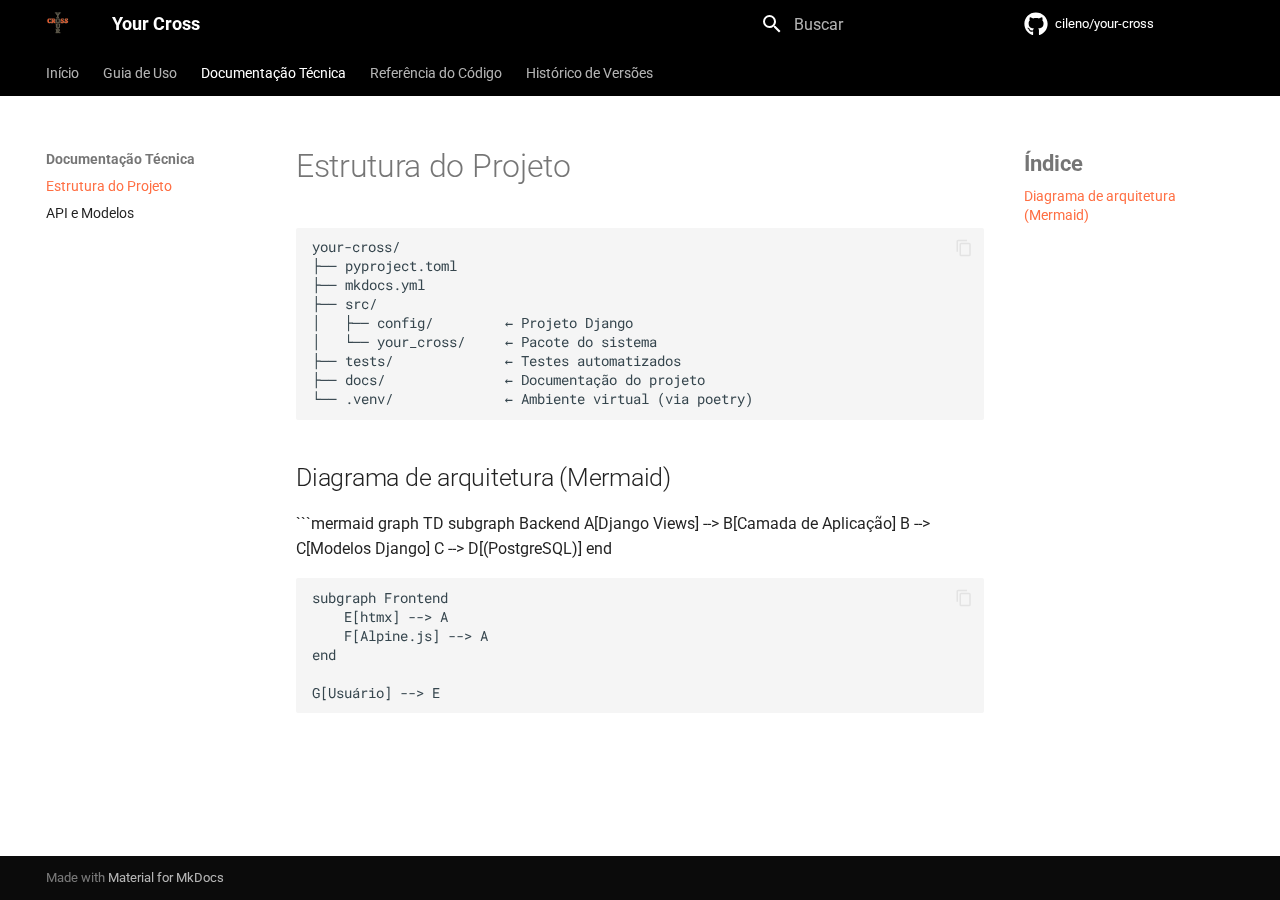
<file: tech/estrutura/index.html>
<!doctype html>
<html lang="pt" class="no-js">
  <head>
    
      <meta charset="utf-8">
      <meta name="viewport" content="width=device-width,initial-scale=1">
      
        <meta name="description" content="Sistema Web para Gestão de Academia de Crossfit">
      
      
        <meta name="author" content="Paudercley Cileno">
      
      
        <link rel="canonical" href="https://your-cross.localhost/tech/estrutura/">
      
      
        <link rel="prev" href="../../guia/comandos/">
      
      
        <link rel="next" href="../api/">
      
      
      <link rel="icon" href="../../assets/logo.png">
      <meta name="generator" content="mkdocs-1.6.1, mkdocs-material-9.6.14">
    
    
      
        <title>Estrutura do Projeto - Your Cross</title>
      
    
    
      <link rel="stylesheet" href="../../assets/stylesheets/main.342714a4.min.css">
      
        
        <link rel="stylesheet" href="../../assets/stylesheets/palette.06af60db.min.css">
      
      


    
    
      
    
    
      
        
        
        <link rel="preconnect" href="https://fonts.gstatic.com" crossorigin>
        <link rel="stylesheet" href="https://fonts.googleapis.com/css?family=Roboto:300,300i,400,400i,700,700i%7CRoboto+Mono:400,400i,700,700i&display=fallback">
        <style>:root{--md-text-font:"Roboto";--md-code-font:"Roboto Mono"}</style>
      
    
    
      <link rel="stylesheet" href="../../assets/_mkdocstrings.css">
    
      <link rel="stylesheet" href="../../stylesheets/css/extra.css">
    
    <script>__md_scope=new URL("../..",location),__md_hash=e=>[...e].reduce(((e,_)=>(e<<5)-e+_.charCodeAt(0)),0),__md_get=(e,_=localStorage,t=__md_scope)=>JSON.parse(_.getItem(t.pathname+"."+e)),__md_set=(e,_,t=localStorage,a=__md_scope)=>{try{t.setItem(a.pathname+"."+e,JSON.stringify(_))}catch(e){}}</script>
    
      

    
    
    
  </head>
  
  
    
    
      
    
    
    
    
    <body dir="ltr" data-md-color-scheme="default" data-md-color-primary="deep-orange" data-md-color-accent="amber">
  
    
    <input class="md-toggle" data-md-toggle="drawer" type="checkbox" id="__drawer" autocomplete="off">
    <input class="md-toggle" data-md-toggle="search" type="checkbox" id="__search" autocomplete="off">
    <label class="md-overlay" for="__drawer"></label>
    <div data-md-component="skip">
      
        
        <a href="#estrutura-do-projeto" class="md-skip">
          Pular para conteúdo
        </a>
      
    </div>
    <div data-md-component="announce">
      
    </div>
    
    
      

<header class="md-header" data-md-component="header">
  <nav class="md-header__inner md-grid" aria-label="Cabeçalho">
    <a href="../.." title="Your Cross" class="md-header__button md-logo" aria-label="Your Cross" data-md-component="logo">
      
  <img src="../../assets/logo.png" alt="logo">

    </a>
    <label class="md-header__button md-icon" for="__drawer">
      
      <svg xmlns="http://www.w3.org/2000/svg" viewBox="0 0 24 24"><path d="M3 6h18v2H3zm0 5h18v2H3zm0 5h18v2H3z"/></svg>
    </label>
    <div class="md-header__title" data-md-component="header-title">
      <div class="md-header__ellipsis">
        <div class="md-header__topic">
          <span class="md-ellipsis">
            Your Cross
          </span>
        </div>
        <div class="md-header__topic" data-md-component="header-topic">
          <span class="md-ellipsis">
            
              Estrutura do Projeto
            
          </span>
        </div>
      </div>
    </div>
    
      
        <form class="md-header__option" data-md-component="palette">
  
    
    
    
    <input class="md-option" data-md-color-media="(prefers-color-scheme: light)" data-md-color-scheme="default" data-md-color-primary="deep-orange" data-md-color-accent="amber"  aria-hidden="true"  type="radio" name="__palette" id="__palette_0">
    
  
    
    
    
    <input class="md-option" data-md-color-media="(prefers-color-scheme: dark)" data-md-color-scheme="slate" data-md-color-primary="deep-orange" data-md-color-accent="amber"  aria-hidden="true"  type="radio" name="__palette" id="__palette_1">
    
  
</form>
      
    
    
      <script>var palette=__md_get("__palette");if(palette&&palette.color){if("(prefers-color-scheme)"===palette.color.media){var media=matchMedia("(prefers-color-scheme: light)"),input=document.querySelector(media.matches?"[data-md-color-media='(prefers-color-scheme: light)']":"[data-md-color-media='(prefers-color-scheme: dark)']");palette.color.media=input.getAttribute("data-md-color-media"),palette.color.scheme=input.getAttribute("data-md-color-scheme"),palette.color.primary=input.getAttribute("data-md-color-primary"),palette.color.accent=input.getAttribute("data-md-color-accent")}for(var[key,value]of Object.entries(palette.color))document.body.setAttribute("data-md-color-"+key,value)}</script>
    
    
    
      
      
        <label class="md-header__button md-icon" for="__search">
          
          <svg xmlns="http://www.w3.org/2000/svg" viewBox="0 0 24 24"><path d="M9.5 3A6.5 6.5 0 0 1 16 9.5c0 1.61-.59 3.09-1.56 4.23l.27.27h.79l5 5-1.5 1.5-5-5v-.79l-.27-.27A6.52 6.52 0 0 1 9.5 16 6.5 6.5 0 0 1 3 9.5 6.5 6.5 0 0 1 9.5 3m0 2C7 5 5 7 5 9.5S7 14 9.5 14 14 12 14 9.5 12 5 9.5 5"/></svg>
        </label>
        <div class="md-search" data-md-component="search" role="dialog">
  <label class="md-search__overlay" for="__search"></label>
  <div class="md-search__inner" role="search">
    <form class="md-search__form" name="search">
      <input type="text" class="md-search__input" name="query" aria-label="Buscar" placeholder="Buscar" autocapitalize="off" autocorrect="off" autocomplete="off" spellcheck="false" data-md-component="search-query" required>
      <label class="md-search__icon md-icon" for="__search">
        
        <svg xmlns="http://www.w3.org/2000/svg" viewBox="0 0 24 24"><path d="M9.5 3A6.5 6.5 0 0 1 16 9.5c0 1.61-.59 3.09-1.56 4.23l.27.27h.79l5 5-1.5 1.5-5-5v-.79l-.27-.27A6.52 6.52 0 0 1 9.5 16 6.5 6.5 0 0 1 3 9.5 6.5 6.5 0 0 1 9.5 3m0 2C7 5 5 7 5 9.5S7 14 9.5 14 14 12 14 9.5 12 5 9.5 5"/></svg>
        
        <svg xmlns="http://www.w3.org/2000/svg" viewBox="0 0 24 24"><path d="M20 11v2H8l5.5 5.5-1.42 1.42L4.16 12l7.92-7.92L13.5 5.5 8 11z"/></svg>
      </label>
      <nav class="md-search__options" aria-label="Pesquisar">
        
        <button type="reset" class="md-search__icon md-icon" title="Limpar" aria-label="Limpar" tabindex="-1">
          
          <svg xmlns="http://www.w3.org/2000/svg" viewBox="0 0 24 24"><path d="M19 6.41 17.59 5 12 10.59 6.41 5 5 6.41 10.59 12 5 17.59 6.41 19 12 13.41 17.59 19 19 17.59 13.41 12z"/></svg>
        </button>
      </nav>
      
        <div class="md-search__suggest" data-md-component="search-suggest"></div>
      
    </form>
    <div class="md-search__output">
      <div class="md-search__scrollwrap" tabindex="0" data-md-scrollfix>
        <div class="md-search-result" data-md-component="search-result">
          <div class="md-search-result__meta">
            Inicializando busca
          </div>
          <ol class="md-search-result__list" role="presentation"></ol>
        </div>
      </div>
    </div>
  </div>
</div>
      
    
    
      <div class="md-header__source">
        <a href="https://github.com/cileno/your-cross" title="Ir para repositório" class="md-source" data-md-component="source">
  <div class="md-source__icon md-icon">
    
    <svg xmlns="http://www.w3.org/2000/svg" viewBox="0 0 496 512"><!--! Font Awesome Free 6.7.2 by @fontawesome - https://fontawesome.com License - https://fontawesome.com/license/free (Icons: CC BY 4.0, Fonts: SIL OFL 1.1, Code: MIT License) Copyright 2024 Fonticons, Inc.--><path d="M165.9 397.4c0 2-2.3 3.6-5.2 3.6-3.3.3-5.6-1.3-5.6-3.6 0-2 2.3-3.6 5.2-3.6 3-.3 5.6 1.3 5.6 3.6m-31.1-4.5c-.7 2 1.3 4.3 4.3 4.9 2.6 1 5.6 0 6.2-2s-1.3-4.3-4.3-5.2c-2.6-.7-5.5.3-6.2 2.3m44.2-1.7c-2.9.7-4.9 2.6-4.6 4.9.3 2 2.9 3.3 5.9 2.6 2.9-.7 4.9-2.6 4.6-4.6-.3-1.9-3-3.2-5.9-2.9M244.8 8C106.1 8 0 113.3 0 252c0 110.9 69.8 205.8 169.5 239.2 12.8 2.3 17.3-5.6 17.3-12.1 0-6.2-.3-40.4-.3-61.4 0 0-70 15-84.7-29.8 0 0-11.4-29.1-27.8-36.6 0 0-22.9-15.7 1.6-15.4 0 0 24.9 2 38.6 25.8 21.9 38.6 58.6 27.5 72.9 20.9 2.3-16 8.8-27.1 16-33.7-55.9-6.2-112.3-14.3-112.3-110.5 0-27.5 7.6-41.3 23.6-58.9-2.6-6.5-11.1-33.3 2.6-67.9 20.9-6.5 69 27 69 27 20-5.6 41.5-8.5 62.8-8.5s42.8 2.9 62.8 8.5c0 0 48.1-33.6 69-27 13.7 34.7 5.2 61.4 2.6 67.9 16 17.7 25.8 31.5 25.8 58.9 0 96.5-58.9 104.2-114.8 110.5 9.2 7.9 17 22.9 17 46.4 0 33.7-.3 75.4-.3 83.6 0 6.5 4.6 14.4 17.3 12.1C428.2 457.8 496 362.9 496 252 496 113.3 383.5 8 244.8 8M97.2 352.9c-1.3 1-1 3.3.7 5.2 1.6 1.6 3.9 2.3 5.2 1 1.3-1 1-3.3-.7-5.2-1.6-1.6-3.9-2.3-5.2-1m-10.8-8.1c-.7 1.3.3 2.9 2.3 3.9 1.6 1 3.6.7 4.3-.7.7-1.3-.3-2.9-2.3-3.9-2-.6-3.6-.3-4.3.7m32.4 35.6c-1.6 1.3-1 4.3 1.3 6.2 2.3 2.3 5.2 2.6 6.5 1 1.3-1.3.7-4.3-1.3-6.2-2.2-2.3-5.2-2.6-6.5-1m-11.4-14.7c-1.6 1-1.6 3.6 0 5.9s4.3 3.3 5.6 2.3c1.6-1.3 1.6-3.9 0-6.2-1.4-2.3-4-3.3-5.6-2"/></svg>
  </div>
  <div class="md-source__repository">
    cileno/your-cross
  </div>
</a>
      </div>
    
  </nav>
  
</header>
    
    <div class="md-container" data-md-component="container">
      
      
        
          
            
<nav class="md-tabs" aria-label="Abas" data-md-component="tabs">
  <div class="md-grid">
    <ul class="md-tabs__list">
      
        
  
  
  
  
    <li class="md-tabs__item">
      <a href="../.." class="md-tabs__link">
        
  
  
    
  
  Início

      </a>
    </li>
  

      
        
  
  
  
  
    
    
      <li class="md-tabs__item">
        <a href="../../guia/instalacao/" class="md-tabs__link">
          
  
  
    
  
  Guia de Uso

        </a>
      </li>
    
  

      
        
  
  
  
    
  
  
    
    
      <li class="md-tabs__item md-tabs__item--active">
        <a href="./" class="md-tabs__link">
          
  
  
    
  
  Documentação Técnica

        </a>
      </li>
    
  

      
        
  
  
  
  
    
    
      <li class="md-tabs__item">
        <a href="../../reference/" class="md-tabs__link">
          
  
  
    
  
  Referência do Código

        </a>
      </li>
    
  

      
        
  
  
  
  
    <li class="md-tabs__item">
      <a href="../../changelog/" class="md-tabs__link">
        
  
  
    
  
  Histórico de Versões

      </a>
    </li>
  

      
    </ul>
  </div>
</nav>
          
        
      
      <main class="md-main" data-md-component="main">
        <div class="md-main__inner md-grid">
          
            
              
              <div class="md-sidebar md-sidebar--primary" data-md-component="sidebar" data-md-type="navigation" >
                <div class="md-sidebar__scrollwrap">
                  <div class="md-sidebar__inner">
                    


  


<nav class="md-nav md-nav--primary md-nav--lifted" aria-label="Navegação" data-md-level="0">
  <label class="md-nav__title" for="__drawer">
    <a href="../.." title="Your Cross" class="md-nav__button md-logo" aria-label="Your Cross" data-md-component="logo">
      
  <img src="../../assets/logo.png" alt="logo">

    </a>
    Your Cross
  </label>
  
    <div class="md-nav__source">
      <a href="https://github.com/cileno/your-cross" title="Ir para repositório" class="md-source" data-md-component="source">
  <div class="md-source__icon md-icon">
    
    <svg xmlns="http://www.w3.org/2000/svg" viewBox="0 0 496 512"><!--! Font Awesome Free 6.7.2 by @fontawesome - https://fontawesome.com License - https://fontawesome.com/license/free (Icons: CC BY 4.0, Fonts: SIL OFL 1.1, Code: MIT License) Copyright 2024 Fonticons, Inc.--><path d="M165.9 397.4c0 2-2.3 3.6-5.2 3.6-3.3.3-5.6-1.3-5.6-3.6 0-2 2.3-3.6 5.2-3.6 3-.3 5.6 1.3 5.6 3.6m-31.1-4.5c-.7 2 1.3 4.3 4.3 4.9 2.6 1 5.6 0 6.2-2s-1.3-4.3-4.3-5.2c-2.6-.7-5.5.3-6.2 2.3m44.2-1.7c-2.9.7-4.9 2.6-4.6 4.9.3 2 2.9 3.3 5.9 2.6 2.9-.7 4.9-2.6 4.6-4.6-.3-1.9-3-3.2-5.9-2.9M244.8 8C106.1 8 0 113.3 0 252c0 110.9 69.8 205.8 169.5 239.2 12.8 2.3 17.3-5.6 17.3-12.1 0-6.2-.3-40.4-.3-61.4 0 0-70 15-84.7-29.8 0 0-11.4-29.1-27.8-36.6 0 0-22.9-15.7 1.6-15.4 0 0 24.9 2 38.6 25.8 21.9 38.6 58.6 27.5 72.9 20.9 2.3-16 8.8-27.1 16-33.7-55.9-6.2-112.3-14.3-112.3-110.5 0-27.5 7.6-41.3 23.6-58.9-2.6-6.5-11.1-33.3 2.6-67.9 20.9-6.5 69 27 69 27 20-5.6 41.5-8.5 62.8-8.5s42.8 2.9 62.8 8.5c0 0 48.1-33.6 69-27 13.7 34.7 5.2 61.4 2.6 67.9 16 17.7 25.8 31.5 25.8 58.9 0 96.5-58.9 104.2-114.8 110.5 9.2 7.9 17 22.9 17 46.4 0 33.7-.3 75.4-.3 83.6 0 6.5 4.6 14.4 17.3 12.1C428.2 457.8 496 362.9 496 252 496 113.3 383.5 8 244.8 8M97.2 352.9c-1.3 1-1 3.3.7 5.2 1.6 1.6 3.9 2.3 5.2 1 1.3-1 1-3.3-.7-5.2-1.6-1.6-3.9-2.3-5.2-1m-10.8-8.1c-.7 1.3.3 2.9 2.3 3.9 1.6 1 3.6.7 4.3-.7.7-1.3-.3-2.9-2.3-3.9-2-.6-3.6-.3-4.3.7m32.4 35.6c-1.6 1.3-1 4.3 1.3 6.2 2.3 2.3 5.2 2.6 6.5 1 1.3-1.3.7-4.3-1.3-6.2-2.2-2.3-5.2-2.6-6.5-1m-11.4-14.7c-1.6 1-1.6 3.6 0 5.9s4.3 3.3 5.6 2.3c1.6-1.3 1.6-3.9 0-6.2-1.4-2.3-4-3.3-5.6-2"/></svg>
  </div>
  <div class="md-source__repository">
    cileno/your-cross
  </div>
</a>
    </div>
  
  <ul class="md-nav__list" data-md-scrollfix>
    
      
      
  
  
  
  
    <li class="md-nav__item">
      <a href="../.." class="md-nav__link">
        
  
  
  <span class="md-ellipsis">
    Início
    
  </span>
  

      </a>
    </li>
  

    
      
      
  
  
  
  
    
    
      
        
      
        
      
    
    
    
      
      
    
    
    <li class="md-nav__item md-nav__item--nested">
      
        
        
          
        
        <input class="md-nav__toggle md-toggle md-toggle--indeterminate" type="checkbox" id="__nav_2" >
        
          
          <label class="md-nav__link" for="__nav_2" id="__nav_2_label" tabindex="0">
            
  
  
  <span class="md-ellipsis">
    Guia de Uso
    
  </span>
  

            <span class="md-nav__icon md-icon"></span>
          </label>
        
        <nav class="md-nav" data-md-level="1" aria-labelledby="__nav_2_label" aria-expanded="false">
          <label class="md-nav__title" for="__nav_2">
            <span class="md-nav__icon md-icon"></span>
            Guia de Uso
          </label>
          <ul class="md-nav__list" data-md-scrollfix>
            
              
                
  
  
  
  
    <li class="md-nav__item">
      <a href="../../guia/instalacao/" class="md-nav__link">
        
  
  
  <span class="md-ellipsis">
    Instalação
    
  </span>
  

      </a>
    </li>
  

              
            
              
                
  
  
  
  
    <li class="md-nav__item">
      <a href="../../guia/comandos/" class="md-nav__link">
        
  
  
  <span class="md-ellipsis">
    Comandos
    
  </span>
  

      </a>
    </li>
  

              
            
          </ul>
        </nav>
      
    </li>
  

    
      
      
  
  
    
  
  
  
    
    
      
        
      
        
      
    
    
    
      
        
        
      
      
    
    
    <li class="md-nav__item md-nav__item--active md-nav__item--section md-nav__item--nested">
      
        
        
        <input class="md-nav__toggle md-toggle " type="checkbox" id="__nav_3" checked>
        
          
          <label class="md-nav__link" for="__nav_3" id="__nav_3_label" tabindex="">
            
  
  
  <span class="md-ellipsis">
    Documentação Técnica
    
  </span>
  

            <span class="md-nav__icon md-icon"></span>
          </label>
        
        <nav class="md-nav" data-md-level="1" aria-labelledby="__nav_3_label" aria-expanded="true">
          <label class="md-nav__title" for="__nav_3">
            <span class="md-nav__icon md-icon"></span>
            Documentação Técnica
          </label>
          <ul class="md-nav__list" data-md-scrollfix>
            
              
                
  
  
    
  
  
  
    <li class="md-nav__item md-nav__item--active">
      
      <input class="md-nav__toggle md-toggle" type="checkbox" id="__toc">
      
      
        
      
      
        <label class="md-nav__link md-nav__link--active" for="__toc">
          
  
  
  <span class="md-ellipsis">
    Estrutura do Projeto
    
  </span>
  

          <span class="md-nav__icon md-icon"></span>
        </label>
      
      <a href="./" class="md-nav__link md-nav__link--active">
        
  
  
  <span class="md-ellipsis">
    Estrutura do Projeto
    
  </span>
  

      </a>
      
        

<nav class="md-nav md-nav--secondary" aria-label="Índice">
  
  
  
    
  
  
    <label class="md-nav__title" for="__toc">
      <span class="md-nav__icon md-icon"></span>
      Índice
    </label>
    <ul class="md-nav__list" data-md-component="toc" data-md-scrollfix>
      
        <li class="md-nav__item">
  <a href="#diagrama-de-arquitetura-mermaid" class="md-nav__link">
    <span class="md-ellipsis">
      Diagrama de arquitetura (Mermaid)
    </span>
  </a>
  
</li>
      
    </ul>
  
</nav>
      
    </li>
  

              
            
              
                
  
  
  
  
    <li class="md-nav__item">
      <a href="../api/" class="md-nav__link">
        
  
  
  <span class="md-ellipsis">
    API e Modelos
    
  </span>
  

      </a>
    </li>
  

              
            
          </ul>
        </nav>
      
    </li>
  

    
      
      
  
  
  
  
    
    
      
        
      
    
    
    
      
      
    
    
    <li class="md-nav__item md-nav__item--nested">
      
        
        
          
        
        <input class="md-nav__toggle md-toggle md-toggle--indeterminate" type="checkbox" id="__nav_4" >
        
          
          <label class="md-nav__link" for="__nav_4" id="__nav_4_label" tabindex="0">
            
  
  
  <span class="md-ellipsis">
    Referência do Código
    
  </span>
  

            <span class="md-nav__icon md-icon"></span>
          </label>
        
        <nav class="md-nav" data-md-level="1" aria-labelledby="__nav_4_label" aria-expanded="false">
          <label class="md-nav__title" for="__nav_4">
            <span class="md-nav__icon md-icon"></span>
            Referência do Código
          </label>
          <ul class="md-nav__list" data-md-scrollfix>
            
              
                
  
  
  
  
    <li class="md-nav__item">
      <a href="../../reference/" class="md-nav__link">
        
  
  
  <span class="md-ellipsis">
    Módulos Python
    
  </span>
  

      </a>
    </li>
  

              
            
          </ul>
        </nav>
      
    </li>
  

    
      
      
  
  
  
  
    <li class="md-nav__item">
      <a href="../../changelog/" class="md-nav__link">
        
  
  
  <span class="md-ellipsis">
    Histórico de Versões
    
  </span>
  

      </a>
    </li>
  

    
  </ul>
</nav>
                  </div>
                </div>
              </div>
            
            
              
              <div class="md-sidebar md-sidebar--secondary" data-md-component="sidebar" data-md-type="toc" >
                <div class="md-sidebar__scrollwrap">
                  <div class="md-sidebar__inner">
                    

<nav class="md-nav md-nav--secondary" aria-label="Índice">
  
  
  
    
  
  
    <label class="md-nav__title" for="__toc">
      <span class="md-nav__icon md-icon"></span>
      Índice
    </label>
    <ul class="md-nav__list" data-md-component="toc" data-md-scrollfix>
      
        <li class="md-nav__item">
  <a href="#diagrama-de-arquitetura-mermaid" class="md-nav__link">
    <span class="md-ellipsis">
      Diagrama de arquitetura (Mermaid)
    </span>
  </a>
  
</li>
      
    </ul>
  
</nav>
                  </div>
                </div>
              </div>
            
          
          
            <div class="md-content" data-md-component="content">
              <article class="md-content__inner md-typeset">
                
                  


  
  


<h1 id="estrutura-do-projeto">Estrutura do Projeto<a class="headerlink" href="#estrutura-do-projeto" title="Permanent link">&para;</a></h1>
<div class="highlight"><pre><span></span><code>your-cross/
├── pyproject.toml
├── mkdocs.yml
├── src/
│   ├── config/         ← Projeto Django
│   └── your_cross/     ← Pacote do sistema
├── tests/              ← Testes automatizados
├── docs/               ← Documentação do projeto
└── .venv/              ← Ambiente virtual (via poetry)
</code></pre></div>
<h2 id="diagrama-de-arquitetura-mermaid">Diagrama de arquitetura (Mermaid)<a class="headerlink" href="#diagrama-de-arquitetura-mermaid" title="Permanent link">&para;</a></h2>
<p>```mermaid
graph TD
    subgraph Backend
        A[Django Views] --&gt; B[Camada de Aplicação]
        B --&gt; C[Modelos Django]
        C --&gt; D[(PostgreSQL)]
    end</p>
<div class="highlight"><pre><span></span><code>subgraph Frontend
    E[htmx] --&gt; A
    F[Alpine.js] --&gt; A
end

G[Usuário] --&gt; E
</code></pre></div>












                
              </article>
            </div>
          
          
<script>var target=document.getElementById(location.hash.slice(1));target&&target.name&&(target.checked=target.name.startsWith("__tabbed_"))</script>
        </div>
        
      </main>
      
        <footer class="md-footer">
  
  <div class="md-footer-meta md-typeset">
    <div class="md-footer-meta__inner md-grid">
      <div class="md-copyright">
  
  
    Made with
    <a href="https://squidfunk.github.io/mkdocs-material/" target="_blank" rel="noopener">
      Material for MkDocs
    </a>
  
</div>
      
    </div>
  </div>
</footer>
      
    </div>
    <div class="md-dialog" data-md-component="dialog">
      <div class="md-dialog__inner md-typeset"></div>
    </div>
    
    
    
      
      <script id="__config" type="application/json">{"base": "../..", "features": ["navigation.tabs", "navigation.indexes", "navigation.expand", "content.code.copy", "search.suggest", "search.highlight"], "search": "../../assets/javascripts/workers/search.d50fe291.min.js", "tags": null, "translations": {"clipboard.copied": "Copiado para \u00e1rea de transfer\u00eancia", "clipboard.copy": "Copiar para \u00e1rea de transfer\u00eancia", "search.result.more.one": "mais 1 nesta p\u00e1gina", "search.result.more.other": "# mais nesta p\u00e1gina", "search.result.none": "Nenhum documento encontrado", "search.result.one": "1 documento encontrado", "search.result.other": "# documentos encontrados", "search.result.placeholder": "Digite para iniciar a busca", "search.result.term.missing": "Ausente", "select.version": "Selecione a vers\u00e3o"}, "version": null}</script>
    
    
      <script src="../../assets/javascripts/bundle.13a4f30d.min.js"></script>
      
        <script src="../../stylesheets/javascripts/extra.js"></script>
      
    
  </body>
</html>
</file>
<file: assets/_mkdocstrings.css>
/* Avoid breaking parameter names, etc. in table cells. */
.doc-contents td code {
  word-break: normal !important;
}

/* No line break before first paragraph of descriptions. */
.doc-md-description,
.doc-md-description>p:first-child {
  display: inline;
}

/* No text transformation from Material for MkDocs for H5 headings. */
.md-typeset h5 .doc-object-name {
  text-transform: none;
}

/* Max width for docstring sections tables. */
.doc .md-typeset__table,
.doc .md-typeset__table table {
  display: table !important;
  width: 100%;
}

.doc .md-typeset__table tr {
  display: table-row;
}

/* Defaults in Spacy table style. */
.doc-param-default {
  float: right;
}

/* Parameter headings must be inline, not blocks. */
.doc-heading-parameter {
  display: inline;
}

/* Default font size for parameter headings. */
.md-typeset .doc-heading-parameter {
  font-size: inherit;
}

/* Prefer space on the right, not the left of parameter permalinks. */
.doc-heading-parameter .headerlink {
  margin-left: 0 !important;
  margin-right: 0.2rem;
}

/* Backward-compatibility: docstring section titles in bold. */
.doc-section-title {
  font-weight: bold;
}

/* Backlinks crumb separator. */
.doc-backlink-crumb {
  display: inline-flex;
  gap: .2rem;
  white-space: nowrap;
  align-items: center;
  vertical-align: middle;
}
.doc-backlink-crumb:not(:first-child)::before {
  background-color: var(--md-default-fg-color--lighter);
  content: "";
  display: inline;
  height: 1rem;
  --md-path-icon: url('data:image/svg+xml;charset=utf-8,<svg xmlns="http://www.w3.org/2000/svg" viewBox="0 0 24 24"><path d="M8.59 16.58 13.17 12 8.59 7.41 10 6l6 6-6 6z"/></svg>');
  -webkit-mask-image: var(--md-path-icon);
  mask-image: var(--md-path-icon);
  width: 1rem;
}
.doc-backlink-crumb.last {
  font-weight: bold;
}

/* Symbols in Navigation and ToC. */
:root, :host,
[data-md-color-scheme="default"] {
  --doc-symbol-parameter-fg-color: #df50af;
  --doc-symbol-attribute-fg-color: #953800;
  --doc-symbol-function-fg-color: #8250df;
  --doc-symbol-method-fg-color: #8250df;
  --doc-symbol-class-fg-color: #0550ae;
  --doc-symbol-module-fg-color: #5cad0f;

  --doc-symbol-parameter-bg-color: #df50af1a;
  --doc-symbol-attribute-bg-color: #9538001a;
  --doc-symbol-function-bg-color: #8250df1a;
  --doc-symbol-method-bg-color: #8250df1a;
  --doc-symbol-class-bg-color: #0550ae1a;
  --doc-symbol-module-bg-color: #5cad0f1a;
}

[data-md-color-scheme="slate"] {
  --doc-symbol-parameter-fg-color: #ffa8cc;
  --doc-symbol-attribute-fg-color: #ffa657;
  --doc-symbol-function-fg-color: #d2a8ff;
  --doc-symbol-method-fg-color: #d2a8ff;
  --doc-symbol-class-fg-color: #79c0ff;
  --doc-symbol-module-fg-color: #baff79;

  --doc-symbol-parameter-bg-color: #ffa8cc1a;
  --doc-symbol-attribute-bg-color: #ffa6571a;
  --doc-symbol-function-bg-color: #d2a8ff1a;
  --doc-symbol-method-bg-color: #d2a8ff1a;
  --doc-symbol-class-bg-color: #79c0ff1a;
  --doc-symbol-module-bg-color: #baff791a;
}

code.doc-symbol {
  border-radius: .1rem;
  font-size: .85em;
  padding: 0 .3em;
  font-weight: bold;
}

code.doc-symbol-parameter,
a code.doc-symbol-parameter {
  color: var(--doc-symbol-parameter-fg-color);
  background-color: var(--doc-symbol-parameter-bg-color);
}

code.doc-symbol-parameter::after {
  content: "param";
}

code.doc-symbol-attribute,
a code.doc-symbol-attribute {
  color: var(--doc-symbol-attribute-fg-color);
  background-color: var(--doc-symbol-attribute-bg-color);
}

code.doc-symbol-attribute::after {
  content: "attr";
}

code.doc-symbol-function,
a code.doc-symbol-function {
  color: var(--doc-symbol-function-fg-color);
  background-color: var(--doc-symbol-function-bg-color);
}

code.doc-symbol-function::after {
  content: "func";
}

code.doc-symbol-method,
a code.doc-symbol-method {
  color: var(--doc-symbol-method-fg-color);
  background-color: var(--doc-symbol-method-bg-color);
}

code.doc-symbol-method::after {
  content: "meth";
}

code.doc-symbol-class,
a code.doc-symbol-class {
  color: var(--doc-symbol-class-fg-color);
  background-color: var(--doc-symbol-class-bg-color);
}

code.doc-symbol-class::after {
  content: "class";
}

code.doc-symbol-module,
a code.doc-symbol-module {
  color: var(--doc-symbol-module-fg-color);
  background-color: var(--doc-symbol-module-bg-color);
}

code.doc-symbol-module::after {
  content: "mod";
}

.doc-signature .autorefs {
  color: inherit;
  border-bottom: 1px dotted currentcolor;
}
</file>
<file: stylesheets/css/extra.css>
/* Cores principais: vermelho (#b71c1c), dourado (#cfa52d), preto (#000000) */

/* Cabeçalho (barra superior) */
.md-header {
  background-color: #000000;
}

.md-nav__title {
  font-size: 1.1rem;
  font-weight: bold;
}

/* Tabs do menu horizontal (nav tabs) */
.md-tabs {
  background-color: #000000;
  color: #ffffff;
}

.md-tabs__link {
  color: #ffffff;
}

.md-tabs__link:hover {
  color: #cfa52d;
}

.md-tabs__link--active {
  color: #cfa52d;
  border-bottom: 3px solid #b71c1c;
}

/* Adiciona logo ao lado do título */
.md-logo img {
  height: 2.2rem;
  margin-right: 0.5rem;
  vertical-align: middle;
}

/* Aplica cores em botões e links */
.md-typeset a {
  color: #d32f2f; /* vermelho */
}

.md-button {
  background-color: #d32f2f;
  color: white;
}

.md-button:hover {
  background-color: #b71c1c;
}

/* Rodapé */
.md-footer {
  background: #111;
  color: #eee;
}

/* Serve para centralizar a logo na página */
.center {
	display: block;
	margin-left: auto;
	margin-right: auto;
}
</file>
<file: assets/stylesheets/main.342714a4.min.css>
@charset "UTF-8";html{-webkit-text-size-adjust:none;-moz-text-size-adjust:none;text-size-adjust:none;box-sizing:border-box}*,:after,:before{box-sizing:inherit}@media (prefers-reduced-motion){*,:after,:before{transition:none!important}}body{margin:0}a,button,input,label{-webkit-tap-highlight-color:transparent}a{color:inherit;text-decoration:none}hr{border:0;box-sizing:initial;display:block;height:.05rem;overflow:visible;padding:0}small{font-size:80%}sub,sup{line-height:1em}img{border-style:none}table{border-collapse:initial;border-spacing:0}td,th{font-weight:400;vertical-align:top}button{background:#0000;border:0;font-family:inherit;font-size:inherit;margin:0;padding:0}input{border:0;outline:none}:root{--md-primary-fg-color:#4051b5;--md-primary-fg-color--light:#5d6cc0;--md-primary-fg-color--dark:#303fa1;--md-primary-bg-color:#fff;--md-primary-bg-color--light:#ffffffb3;--md-accent-fg-color:#526cfe;--md-accent-fg-color--transparent:#526cfe1a;--md-accent-bg-color:#fff;--md-accent-bg-color--light:#ffffffb3}[data-md-color-scheme=default]{color-scheme:light}[data-md-color-scheme=default] img[src$="#gh-dark-mode-only"],[data-md-color-scheme=default] img[src$="#only-dark"]{display:none}:root,[data-md-color-scheme=default]{--md-hue:225deg;--md-default-fg-color:#000000de;--md-default-fg-color--light:#0000008a;--md-default-fg-color--lighter:#00000052;--md-default-fg-color--lightest:#00000012;--md-default-bg-color:#fff;--md-default-bg-color--light:#ffffffb3;--md-default-bg-color--lighter:#ffffff4d;--md-default-bg-color--lightest:#ffffff1f;--md-code-fg-color:#36464e;--md-code-bg-color:#f5f5f5;--md-code-hl-color:#4287ff;--md-code-hl-color--light:#4287ff1a;--md-code-hl-number-color:#d52a2a;--md-code-hl-special-color:#db1457;--md-code-hl-function-color:#a846b9;--md-code-hl-constant-color:#6e59d9;--md-code-hl-keyword-color:#3f6ec6;--md-code-hl-string-color:#1c7d4d;--md-code-hl-name-color:var(--md-code-fg-color);--md-code-hl-operator-color:var(--md-default-fg-color--light);--md-code-hl-punctuation-color:var(--md-default-fg-color--light);--md-code-hl-comment-color:var(--md-default-fg-color--light);--md-code-hl-generic-color:var(--md-default-fg-color--light);--md-code-hl-variable-color:var(--md-default-fg-color--light);--md-typeset-color:var(--md-default-fg-color);--md-typeset-a-color:var(--md-primary-fg-color);--md-typeset-del-color:#f5503d26;--md-typeset-ins-color:#0bd57026;--md-typeset-kbd-color:#fafafa;--md-typeset-kbd-accent-color:#fff;--md-typeset-kbd-border-color:#b8b8b8;--md-typeset-mark-color:#ffff0080;--md-typeset-table-color:#0000001f;--md-typeset-table-color--light:rgba(0,0,0,.035);--md-admonition-fg-color:var(--md-default-fg-color);--md-admonition-bg-color:var(--md-default-bg-color);--md-warning-fg-color:#000000de;--md-warning-bg-color:#ff9;--md-footer-fg-color:#fff;--md-footer-fg-color--light:#ffffffb3;--md-footer-fg-color--lighter:#ffffff73;--md-footer-bg-color:#000000de;--md-footer-bg-color--dark:#00000052;--md-shadow-z1:0 0.2rem 0.5rem #0000000d,0 0 0.05rem #0000001a;--md-shadow-z2:0 0.2rem 0.5rem #0000001a,0 0 0.05rem #00000040;--md-shadow-z3:0 0.2rem 0.5rem #0003,0 0 0.05rem #00000059}.md-icon svg{fill:currentcolor;display:block;height:1.2rem;width:1.2rem}body{-webkit-font-smoothing:antialiased;-moz-osx-font-smoothing:grayscale;--md-text-font-family:var(--md-text-font,_),-apple-system,BlinkMacSystemFont,Helvetica,Arial,sans-serif;--md-code-font-family:var(--md-code-font,_),SFMono-Regular,Consolas,Menlo,monospace}aside,body,input{font-feature-settings:"kern","liga";color:var(--md-typeset-color);font-family:var(--md-text-font-family)}code,kbd,pre{font-feature-settings:"kern";font-family:var(--md-code-font-family)}:root{--md-typeset-table-sort-icon:url('data:image/svg+xml;charset=utf-8,<svg xmlns="http://www.w3.org/2000/svg" viewBox="0 0 24 24"><path d="m18 21-4-4h3V7h-3l4-4 4 4h-3v10h3M2 19v-2h10v2M2 13v-2h7v2M2 7V5h4v2z"/></svg>');--md-typeset-table-sort-icon--asc:url('data:image/svg+xml;charset=utf-8,<svg xmlns="http://www.w3.org/2000/svg" viewBox="0 0 24 24"><path d="M19 17h3l-4 4-4-4h3V3h2M2 17h10v2H2M6 5v2H2V5m0 6h7v2H2z"/></svg>');--md-typeset-table-sort-icon--desc:url('data:image/svg+xml;charset=utf-8,<svg xmlns="http://www.w3.org/2000/svg" viewBox="0 0 24 24"><path d="M19 7h3l-4-4-4 4h3v14h2M2 17h10v2H2M6 5v2H2V5m0 6h7v2H2z"/></svg>')}.md-typeset{-webkit-print-color-adjust:exact;color-adjust:exact;font-size:.8rem;line-height:1.6;overflow-wrap:break-word}@media print{.md-typeset{font-size:.68rem}}.md-typeset blockquote,.md-typeset dl,.md-typeset figure,.md-typeset ol,.md-typeset pre,.md-typeset ul{margin-bottom:1em;margin-top:1em}.md-typeset h1{color:var(--md-default-fg-color--light);font-size:2em;line-height:1.3;margin:0 0 1.25em}.md-typeset h1,.md-typeset h2{font-weight:300;letter-spacing:-.01em}.md-typeset h2{font-size:1.5625em;line-height:1.4;margin:1.6em 0 .64em}.md-typeset h3{font-size:1.25em;font-weight:400;letter-spacing:-.01em;line-height:1.5;margin:1.6em 0 .8em}.md-typeset h2+h3{margin-top:.8em}.md-typeset h4{font-weight:700;letter-spacing:-.01em;margin:1em 0}.md-typeset h5,.md-typeset h6{color:var(--md-default-fg-color--light);font-size:.8em;font-weight:700;letter-spacing:-.01em;margin:1.25em 0}.md-typeset h5{text-transform:uppercase}.md-typeset h5 code{text-transform:none}.md-typeset hr{border-bottom:.05rem solid var(--md-default-fg-color--lightest);display:flow-root;margin:1.5em 0}.md-typeset a{color:var(--md-typeset-a-color);word-break:break-word}.md-typeset a,.md-typeset a:before{transition:color 125ms}.md-typeset a:focus,.md-typeset a:hover{color:var(--md-accent-fg-color)}.md-typeset a:focus code,.md-typeset a:hover code{background-color:var(--md-accent-fg-color--transparent)}.md-typeset a code{color:currentcolor;transition:background-color 125ms}.md-typeset a.focus-visible{outline-color:var(--md-accent-fg-color);outline-offset:.2rem}.md-typeset code,.md-typeset kbd,.md-typeset pre{color:var(--md-code-fg-color);direction:ltr;font-variant-ligatures:none}@media print{.md-typeset code,.md-typeset kbd,.md-typeset pre{white-space:pre-wrap}}.md-typeset code{background-color:var(--md-code-bg-color);border-radius:.1rem;-webkit-box-decoration-break:clone;box-decoration-break:clone;font-size:.85em;padding:0 .2941176471em;word-break:break-word}.md-typeset code:not(.focus-visible){-webkit-tap-highlight-color:transparent;outline:none}.md-typeset pre{display:flow-root;line-height:1.4;position:relative}.md-typeset pre>code{-webkit-box-decoration-break:slice;box-decoration-break:slice;box-shadow:none;display:block;margin:0;outline-color:var(--md-accent-fg-color);overflow:auto;padding:.7720588235em 1.1764705882em;scrollbar-color:var(--md-default-fg-color--lighter) #0000;scrollbar-width:thin;touch-action:auto;word-break:normal}.md-typeset pre>code:hover{scrollbar-color:var(--md-accent-fg-color) #0000}.md-typeset pre>code::-webkit-scrollbar{height:.2rem;width:.2rem}.md-typeset pre>code::-webkit-scrollbar-thumb{background-color:var(--md-default-fg-color--lighter)}.md-typeset pre>code::-webkit-scrollbar-thumb:hover{background-color:var(--md-accent-fg-color)}.md-typeset kbd{background-color:var(--md-typeset-kbd-color);border-radius:.1rem;box-shadow:0 .1rem 0 .05rem var(--md-typeset-kbd-border-color),0 .1rem 0 var(--md-typeset-kbd-border-color),0 -.1rem .2rem var(--md-typeset-kbd-accent-color) inset;color:var(--md-default-fg-color);display:inline-block;font-size:.75em;padding:0 .6666666667em;vertical-align:text-top;word-break:break-word}.md-typeset mark{background-color:var(--md-typeset-mark-color);-webkit-box-decoration-break:clone;box-decoration-break:clone;color:inherit;word-break:break-word}.md-typeset abbr{border-bottom:.05rem dotted var(--md-default-fg-color--light);cursor:help;text-decoration:none}.md-typeset small{opacity:.75}[dir=ltr] .md-typeset sub,[dir=ltr] .md-typeset sup{margin-left:.078125em}[dir=rtl] .md-typeset sub,[dir=rtl] .md-typeset sup{margin-right:.078125em}[dir=ltr] .md-typeset blockquote{padding-left:.6rem}[dir=rtl] .md-typeset blockquote{padding-right:.6rem}[dir=ltr] .md-typeset blockquote{border-left:.2rem solid var(--md-default-fg-color--lighter)}[dir=rtl] .md-typeset blockquote{border-right:.2rem solid var(--md-default-fg-color--lighter)}.md-typeset blockquote{color:var(--md-default-fg-color--light);margin-left:0;margin-right:0}.md-typeset ul{list-style-type:disc}.md-typeset ul[type]{list-style-type:revert-layer}[dir=ltr] .md-typeset ol,[dir=ltr] .md-typeset ul{margin-left:.625em}[dir=rtl] .md-typeset ol,[dir=rtl] .md-typeset ul{margin-right:.625em}.md-typeset ol,.md-typeset ul{padding:0}.md-typeset ol:not([hidden]),.md-typeset ul:not([hidden]){display:flow-root}.md-typeset ol ol,.md-typeset ul ol{list-style-type:lower-alpha}.md-typeset ol ol ol,.md-typeset ul ol ol{list-style-type:lower-roman}.md-typeset ol ol ol ol,.md-typeset ul ol ol ol{list-style-type:upper-alpha}.md-typeset ol ol ol ol ol,.md-typeset ul ol ol ol ol{list-style-type:upper-roman}.md-typeset ol[type],.md-typeset ul[type]{list-style-type:revert-layer}[dir=ltr] .md-typeset ol li,[dir=ltr] .md-typeset ul li{margin-left:1.25em}[dir=rtl] .md-typeset ol li,[dir=rtl] .md-typeset ul li{margin-right:1.25em}.md-typeset ol li,.md-typeset ul li{margin-bottom:.5em}.md-typeset ol li blockquote,.md-typeset ol li p,.md-typeset ul li blockquote,.md-typeset ul li p{margin:.5em 0}.md-typeset ol li:last-child,.md-typeset ul li:last-child{margin-bottom:0}[dir=ltr] .md-typeset ol li ol,[dir=ltr] .md-typeset ol li ul,[dir=ltr] .md-typeset ul li ol,[dir=ltr] .md-typeset ul li ul{margin-left:.625em}[dir=rtl] .md-typeset ol li ol,[dir=rtl] .md-typeset ol li ul,[dir=rtl] .md-typeset ul li ol,[dir=rtl] .md-typeset ul li ul{margin-right:.625em}.md-typeset ol li ol,.md-typeset ol li ul,.md-typeset ul li ol,.md-typeset ul li ul{margin-bottom:.5em;margin-top:.5em}[dir=ltr] .md-typeset dd{margin-left:1.875em}[dir=rtl] .md-typeset dd{margin-right:1.875em}.md-typeset dd{margin-bottom:1.5em;margin-top:1em}.md-typeset img,.md-typeset svg,.md-typeset video{height:auto;max-width:100%}.md-typeset img[align=left]{margin:1em 1em 1em 0}.md-typeset img[align=right]{margin:1em 0 1em 1em}.md-typeset img[align]:only-child{margin-top:0}.md-typeset figure{display:flow-root;margin:1em auto;max-width:100%;text-align:center;width:-moz-fit-content;width:fit-content}.md-typeset figure img{display:block;margin:0 auto}.md-typeset figcaption{font-style:italic;margin:1em auto;max-width:24rem}.md-typeset iframe{max-width:100%}.md-typeset table:not([class]){background-color:var(--md-default-bg-color);border:.05rem solid var(--md-typeset-table-color);border-radius:.1rem;display:inline-block;font-size:.64rem;max-width:100%;overflow:auto;touch-action:auto}@media print{.md-typeset table:not([class]){display:table}}.md-typeset table:not([class])+*{margin-top:1.5em}.md-typeset table:not([class]) td>:first-child,.md-typeset table:not([class]) th>:first-child{margin-top:0}.md-typeset table:not([class]) td>:last-child,.md-typeset table:not([class]) th>:last-child{margin-bottom:0}.md-typeset table:not([class]) td:not([align]),.md-typeset table:not([class]) th:not([align]){text-align:left}[dir=rtl] .md-typeset table:not([class]) td:not([align]),[dir=rtl] .md-typeset table:not([class]) th:not([align]){text-align:right}.md-typeset table:not([class]) th{font-weight:700;min-width:5rem;padding:.9375em 1.25em;vertical-align:top}.md-typeset table:not([class]) td{border-top:.05rem solid var(--md-typeset-table-color);padding:.9375em 1.25em;vertical-align:top}.md-typeset table:not([class]) tbody tr{transition:background-color 125ms}.md-typeset table:not([class]) tbody tr:hover{background-color:var(--md-typeset-table-color--light);box-shadow:0 .05rem 0 var(--md-default-bg-color) inset}.md-typeset table:not([class]) a{word-break:normal}.md-typeset table th[role=columnheader]{cursor:pointer}[dir=ltr] .md-typeset table th[role=columnheader]:after{margin-left:.5em}[dir=rtl] .md-typeset table th[role=columnheader]:after{margin-right:.5em}.md-typeset table th[role=columnheader]:after{content:"";display:inline-block;height:1.2em;-webkit-mask-image:var(--md-typeset-table-sort-icon);mask-image:var(--md-typeset-table-sort-icon);-webkit-mask-repeat:no-repeat;mask-repeat:no-repeat;-webkit-mask-size:contain;mask-size:contain;transition:background-color 125ms;vertical-align:text-bottom;width:1.2em}.md-typeset table th[role=columnheader]:hover:after{background-color:var(--md-default-fg-color--lighter)}.md-typeset table th[role=columnheader][aria-sort=ascending]:after{background-color:var(--md-default-fg-color--light);-webkit-mask-image:var(--md-typeset-table-sort-icon--asc);mask-image:var(--md-typeset-table-sort-icon--asc)}.md-typeset table th[role=columnheader][aria-sort=descending]:after{background-color:var(--md-default-fg-color--light);-webkit-mask-image:var(--md-typeset-table-sort-icon--desc);mask-image:var(--md-typeset-table-sort-icon--desc)}.md-typeset__scrollwrap{margin:1em -.8rem;overflow-x:auto;touch-action:auto}.md-typeset__table{display:inline-block;margin-bottom:.5em;padding:0 .8rem}@media print{.md-typeset__table{display:block}}html .md-typeset__table table{display:table;margin:0;overflow:hidden;width:100%}@media screen and (max-width:44.984375em){.md-content__inner>pre{margin:1em -.8rem}.md-content__inner>pre code{border-radius:0}}.md-typeset .md-author{border-radius:100%;display:block;flex-shrink:0;height:1.6rem;overflow:hidden;position:relative;transition:color 125ms,transform 125ms;width:1.6rem}.md-typeset .md-author img{display:block}.md-typeset .md-author--more{background:var(--md-default-fg-color--lightest);color:var(--md-default-fg-color--lighter);font-size:.6rem;font-weight:700;line-height:1.6rem;text-align:center}.md-typeset .md-author--long{height:2.4rem;width:2.4rem}.md-typeset a.md-author{transform:scale(1)}.md-typeset a.md-author img{border-radius:100%;filter:grayscale(100%) opacity(75%);transition:filter 125ms}.md-typeset a.md-author:focus,.md-typeset a.md-author:hover{transform:scale(1.1);z-index:1}.md-typeset a.md-author:focus img,.md-typeset a.md-author:hover img{filter:grayscale(0)}.md-banner{background-color:var(--md-footer-bg-color);color:var(--md-footer-fg-color);overflow:auto}@media print{.md-banner{display:none}}.md-banner--warning{background-color:var(--md-warning-bg-color);color:var(--md-warning-fg-color)}.md-banner__inner{font-size:.7rem;margin:.6rem auto;padding:0 .8rem}[dir=ltr] .md-banner__button{float:right}[dir=rtl] .md-banner__button{float:left}.md-banner__button{color:inherit;cursor:pointer;transition:opacity .25s}.no-js .md-banner__button{display:none}.md-banner__button:hover{opacity:.7}html{font-size:125%;height:100%;overflow-x:hidden}@media screen and (min-width:100em){html{font-size:137.5%}}@media screen and (min-width:125em){html{font-size:150%}}body{background-color:var(--md-default-bg-color);display:flex;flex-direction:column;font-size:.5rem;min-height:100%;position:relative;width:100%}@media print{body{display:block}}@media screen and (max-width:59.984375em){body[data-md-scrolllock]{position:fixed}}.md-grid{margin-left:auto;margin-right:auto;max-width:61rem}.md-container{display:flex;flex-direction:column;flex-grow:1}@media print{.md-container{display:block}}.md-main{flex-grow:1}.md-main__inner{display:flex;height:100%;margin-top:1.5rem}.md-ellipsis{overflow:hidden;text-overflow:ellipsis}.md-toggle{display:none}.md-option{height:0;opacity:0;position:absolute;width:0}.md-option:checked+label:not([hidden]){display:block}.md-option.focus-visible+label{outline-color:var(--md-accent-fg-color);outline-style:auto}.md-skip{background-color:var(--md-default-fg-color);border-radius:.1rem;color:var(--md-default-bg-color);font-size:.64rem;margin:.5rem;opacity:0;outline-color:var(--md-accent-fg-color);padding:.3rem .5rem;position:fixed;transform:translateY(.4rem);z-index:-1}.md-skip:focus{opacity:1;transform:translateY(0);transition:transform .25s cubic-bezier(.4,0,.2,1),opacity 175ms 75ms;z-index:10}@page{margin:25mm}:root{--md-clipboard-icon:url('data:image/svg+xml;charset=utf-8,<svg xmlns="http://www.w3.org/2000/svg" viewBox="0 0 24 24"><path d="M19 21H8V7h11m0-2H8a2 2 0 0 0-2 2v14a2 2 0 0 0 2 2h11a2 2 0 0 0 2-2V7a2 2 0 0 0-2-2m-3-4H4a2 2 0 0 0-2 2v14h2V3h12z"/></svg>')}.md-clipboard{border-radius:.1rem;color:var(--md-default-fg-color--lightest);cursor:pointer;height:1.5em;outline-color:var(--md-accent-fg-color);outline-offset:.1rem;position:absolute;right:.5em;top:.5em;transition:color .25s;width:1.5em;z-index:1}@media print{.md-clipboard{display:none}}.md-clipboard:not(.focus-visible){-webkit-tap-highlight-color:transparent;outline:none}:hover>.md-clipboard{color:var(--md-default-fg-color--light)}.md-clipboard:focus,.md-clipboard:hover{color:var(--md-accent-fg-color)}.md-clipboard:after{background-color:currentcolor;content:"";display:block;height:1.125em;margin:0 auto;-webkit-mask-image:var(--md-clipboard-icon);mask-image:var(--md-clipboard-icon);-webkit-mask-position:center;mask-position:center;-webkit-mask-repeat:no-repeat;mask-repeat:no-repeat;-webkit-mask-size:contain;mask-size:contain;width:1.125em}.md-clipboard--inline{cursor:pointer}.md-clipboard--inline code{transition:color .25s,background-color .25s}.md-clipboard--inline:focus code,.md-clipboard--inline:hover code{background-color:var(--md-accent-fg-color--transparent);color:var(--md-accent-fg-color)}.md-typeset .md-code__content{display:grid}@keyframes consent{0%{opacity:0;transform:translateY(100%)}to{opacity:1;transform:translateY(0)}}@keyframes overlay{0%{opacity:0}to{opacity:1}}.md-consent__overlay{animation:overlay .25s both;-webkit-backdrop-filter:blur(.1rem);backdrop-filter:blur(.1rem);background-color:#0000008a;height:100%;opacity:1;position:fixed;top:0;width:100%;z-index:5}.md-consent__inner{animation:consent .5s cubic-bezier(.1,.7,.1,1) both;background-color:var(--md-default-bg-color);border:0;border-radius:.1rem;bottom:0;box-shadow:0 0 .2rem #0000001a,0 .2rem .4rem #0003;max-height:100%;overflow:auto;padding:0;position:fixed;width:100%;z-index:5}.md-consent__form{padding:.8rem}.md-consent__settings{display:none;margin:1em 0}input:checked+.md-consent__settings{display:block}.md-consent__controls{margin-bottom:.8rem}.md-typeset .md-consent__controls .md-button{display:inline}@media screen and (max-width:44.984375em){.md-typeset .md-consent__controls .md-button{display:block;margin-top:.4rem;text-align:center;width:100%}}.md-consent label{cursor:pointer}.md-content{flex-grow:1;min-width:0}.md-content__inner{margin:0 .8rem 1.2rem;padding-top:.6rem}@media screen and (min-width:76.25em){[dir=ltr] .md-sidebar--primary:not([hidden])~.md-content>.md-content__inner{margin-left:1.2rem}[dir=ltr] .md-sidebar--secondary:not([hidden])~.md-content>.md-content__inner,[dir=rtl] .md-sidebar--primary:not([hidden])~.md-content>.md-content__inner{margin-right:1.2rem}[dir=rtl] .md-sidebar--secondary:not([hidden])~.md-content>.md-content__inner{margin-left:1.2rem}}.md-content__inner:before{content:"";display:block;height:.4rem}.md-content__inner>:last-child{margin-bottom:0}[dir=ltr] .md-content__button{float:right}[dir=rtl] .md-content__button{float:left}[dir=ltr] .md-content__button{margin-left:.4rem}[dir=rtl] .md-content__button{margin-right:.4rem}.md-content__button{margin:.4rem 0;padding:0}@media print{.md-content__button{display:none}}.md-typeset .md-content__button{color:var(--md-default-fg-color--lighter)}.md-content__button svg{display:inline;vertical-align:top}[dir=rtl] .md-content__button svg{transform:scaleX(-1)}[dir=ltr] .md-dialog{right:.8rem}[dir=rtl] .md-dialog{left:.8rem}.md-dialog{background-color:var(--md-default-fg-color);border-radius:.1rem;bottom:.8rem;box-shadow:var(--md-shadow-z3);min-width:11.1rem;opacity:0;padding:.4rem .6rem;pointer-events:none;position:fixed;transform:translateY(100%);transition:transform 0ms .4s,opacity .4s;z-index:4}@media print{.md-dialog{display:none}}.md-dialog--active{opacity:1;pointer-events:auto;transform:translateY(0);transition:transform .4s cubic-bezier(.075,.85,.175,1),opacity .4s}.md-dialog__inner{color:var(--md-default-bg-color);font-size:.7rem}.md-feedback{margin:2em 0 1em;text-align:center}.md-feedback fieldset{border:none;margin:0;padding:0}.md-feedback__title{font-weight:700;margin:1em auto}.md-feedback__inner{position:relative}.md-feedback__list{display:flex;flex-wrap:wrap;place-content:baseline center;position:relative}.md-feedback__list:hover .md-icon:not(:disabled){color:var(--md-default-fg-color--lighter)}:disabled .md-feedback__list{min-height:1.8rem}.md-feedback__icon{color:var(--md-default-fg-color--light);cursor:pointer;flex-shrink:0;margin:0 .1rem;transition:color 125ms}.md-feedback__icon:not(:disabled).md-icon:hover{color:var(--md-accent-fg-color)}.md-feedback__icon:disabled{color:var(--md-default-fg-color--lightest);pointer-events:none}.md-feedback__note{opacity:0;position:relative;transform:translateY(.4rem);transition:transform .4s cubic-bezier(.1,.7,.1,1),opacity .15s}.md-feedback__note>*{margin:0 auto;max-width:16rem}:disabled .md-feedback__note{opacity:1;transform:translateY(0)}@media print{.md-feedback{display:none}}.md-footer{background-color:var(--md-footer-bg-color);color:var(--md-footer-fg-color)}@media print{.md-footer{display:none}}.md-footer__inner{justify-content:space-between;overflow:auto;padding:.2rem}.md-footer__inner:not([hidden]){display:flex}.md-footer__link{align-items:end;display:flex;flex-grow:0.01;margin-bottom:.4rem;margin-top:1rem;max-width:100%;outline-color:var(--md-accent-fg-color);overflow:hidden;transition:opacity .25s}.md-footer__link:focus,.md-footer__link:hover{opacity:.7}[dir=rtl] .md-footer__link svg{transform:scaleX(-1)}@media screen and (max-width:44.984375em){.md-footer__link--prev{flex-shrink:0}.md-footer__link--prev .md-footer__title{display:none}}[dir=ltr] .md-footer__link--next{margin-left:auto}[dir=rtl] .md-footer__link--next{margin-right:auto}.md-footer__link--next{text-align:right}[dir=rtl] .md-footer__link--next{text-align:left}.md-footer__title{flex-grow:1;font-size:.9rem;margin-bottom:.7rem;max-width:calc(100% - 2.4rem);padding:0 1rem;white-space:nowrap}.md-footer__button{margin:.2rem;padding:.4rem}.md-footer__direction{font-size:.64rem;opacity:.7}.md-footer-meta{background-color:var(--md-footer-bg-color--dark)}.md-footer-meta__inner{display:flex;flex-wrap:wrap;justify-content:space-between;padding:.2rem}html .md-footer-meta.md-typeset a{color:var(--md-footer-fg-color--light)}html .md-footer-meta.md-typeset a:focus,html .md-footer-meta.md-typeset a:hover{color:var(--md-footer-fg-color)}.md-copyright{color:var(--md-footer-fg-color--lighter);font-size:.64rem;margin:auto .6rem;padding:.4rem 0;width:100%}@media screen and (min-width:45em){.md-copyright{width:auto}}.md-copyright__highlight{color:var(--md-footer-fg-color--light)}.md-social{display:inline-flex;gap:.2rem;margin:0 .4rem;padding:.2rem 0 .6rem}@media screen and (min-width:45em){.md-social{padding:.6rem 0}}.md-social__link{display:inline-block;height:1.6rem;text-align:center;width:1.6rem}.md-social__link:before{line-height:1.9}.md-social__link svg{fill:currentcolor;max-height:.8rem;vertical-align:-25%}.md-typeset .md-button{border:.1rem solid;border-radius:.1rem;color:var(--md-primary-fg-color);cursor:pointer;display:inline-block;font-weight:700;padding:.625em 2em;transition:color 125ms,background-color 125ms,border-color 125ms}.md-typeset .md-button--primary{background-color:var(--md-primary-fg-color);border-color:var(--md-primary-fg-color);color:var(--md-primary-bg-color)}.md-typeset .md-button:focus,.md-typeset .md-button:hover{background-color:var(--md-accent-fg-color);border-color:var(--md-accent-fg-color);color:var(--md-accent-bg-color)}[dir=ltr] .md-typeset .md-input{border-top-left-radius:.1rem}[dir=ltr] .md-typeset .md-input,[dir=rtl] .md-typeset .md-input{border-top-right-radius:.1rem}[dir=rtl] .md-typeset .md-input{border-top-left-radius:.1rem}.md-typeset .md-input{border-bottom:.1rem solid var(--md-default-fg-color--lighter);box-shadow:var(--md-shadow-z1);font-size:.8rem;height:1.8rem;padding:0 .6rem;transition:border .25s,box-shadow .25s}.md-typeset .md-input:focus,.md-typeset .md-input:hover{border-bottom-color:var(--md-accent-fg-color);box-shadow:var(--md-shadow-z2)}.md-typeset .md-input--stretch{width:100%}.md-header{background-color:var(--md-primary-fg-color);box-shadow:0 0 .2rem #0000,0 .2rem .4rem #0000;color:var(--md-primary-bg-color);display:block;left:0;position:sticky;right:0;top:0;z-index:4}@media print{.md-header{display:none}}.md-header[hidden]{transform:translateY(-100%);transition:transform .25s cubic-bezier(.8,0,.6,1),box-shadow .25s}.md-header--shadow{box-shadow:0 0 .2rem #0000001a,0 .2rem .4rem #0003;transition:transform .25s cubic-bezier(.1,.7,.1,1),box-shadow .25s}.md-header__inner{align-items:center;display:flex;padding:0 .2rem}.md-header__button{color:currentcolor;cursor:pointer;margin:.2rem;outline-color:var(--md-accent-fg-color);padding:.4rem;position:relative;transition:opacity .25s;vertical-align:middle;z-index:1}.md-header__button:hover{opacity:.7}.md-header__button:not([hidden]){display:inline-block}.md-header__button:not(.focus-visible){-webkit-tap-highlight-color:transparent;outline:none}.md-header__button.md-logo{margin:.2rem;padding:.4rem}@media screen and (max-width:76.234375em){.md-header__button.md-logo{display:none}}.md-header__button.md-logo img,.md-header__button.md-logo svg{fill:currentcolor;display:block;height:1.2rem;width:auto}@media screen and (min-width:60em){.md-header__button[for=__search]{display:none}}.no-js .md-header__button[for=__search]{display:none}[dir=rtl] .md-header__button[for=__search] svg{transform:scaleX(-1)}@media screen and (min-width:76.25em){.md-header__button[for=__drawer]{display:none}}.md-header__topic{display:flex;max-width:100%;position:absolute;transition:transform .4s cubic-bezier(.1,.7,.1,1),opacity .15s;white-space:nowrap}.md-header__topic+.md-header__topic{opacity:0;pointer-events:none;transform:translateX(1.25rem);transition:transform .4s cubic-bezier(1,.7,.1,.1),opacity .15s;z-index:-1}[dir=rtl] .md-header__topic+.md-header__topic{transform:translateX(-1.25rem)}.md-header__topic:first-child{font-weight:700}[dir=ltr] .md-header__title{margin-left:1rem;margin-right:.4rem}[dir=rtl] .md-header__title{margin-left:.4rem;margin-right:1rem}.md-header__title{flex-grow:1;font-size:.9rem;height:2.4rem;line-height:2.4rem}.md-header__title--active .md-header__topic{opacity:0;pointer-events:none;transform:translateX(-1.25rem);transition:transform .4s cubic-bezier(1,.7,.1,.1),opacity .15s;z-index:-1}[dir=rtl] .md-header__title--active .md-header__topic{transform:translateX(1.25rem)}.md-header__title--active .md-header__topic+.md-header__topic{opacity:1;pointer-events:auto;transform:translateX(0);transition:transform .4s cubic-bezier(.1,.7,.1,1),opacity .15s;z-index:0}.md-header__title>.md-header__ellipsis{height:100%;position:relative;width:100%}.md-header__option{display:flex;flex-shrink:0;max-width:100%;transition:max-width 0ms .25s,opacity .25s .25s;white-space:nowrap}[data-md-toggle=search]:checked~.md-header .md-header__option{max-width:0;opacity:0;transition:max-width 0ms,opacity 0ms}.md-header__option>input{bottom:0}.md-header__source{display:none}@media screen and (min-width:60em){[dir=ltr] .md-header__source{margin-left:1rem}[dir=rtl] .md-header__source{margin-right:1rem}.md-header__source{display:block;max-width:11.7rem;width:11.7rem}}@media screen and (min-width:76.25em){[dir=ltr] .md-header__source{margin-left:1.4rem}[dir=rtl] .md-header__source{margin-right:1.4rem}}.md-meta{color:var(--md-default-fg-color--light);font-size:.7rem;line-height:1.3}.md-meta__list{display:inline-flex;flex-wrap:wrap;list-style:none;margin:0;padding:0}.md-meta__item:not(:last-child):after{content:"·";margin-left:.2rem;margin-right:.2rem}.md-meta__link{color:var(--md-typeset-a-color)}.md-meta__link:focus,.md-meta__link:hover{color:var(--md-accent-fg-color)}.md-draft{background-color:#ff1744;border-radius:.125em;color:#fff;display:inline-block;font-weight:700;padding-left:.5714285714em;padding-right:.5714285714em}:root{--md-nav-icon--prev:url('data:image/svg+xml;charset=utf-8,<svg xmlns="http://www.w3.org/2000/svg" viewBox="0 0 24 24"><path d="M20 11v2H8l5.5 5.5-1.42 1.42L4.16 12l7.92-7.92L13.5 5.5 8 11z"/></svg>');--md-nav-icon--next:url('data:image/svg+xml;charset=utf-8,<svg xmlns="http://www.w3.org/2000/svg" viewBox="0 0 24 24"><path d="M8.59 16.58 13.17 12 8.59 7.41 10 6l6 6-6 6z"/></svg>');--md-toc-icon:url('data:image/svg+xml;charset=utf-8,<svg xmlns="http://www.w3.org/2000/svg" viewBox="0 0 24 24"><path d="M3 9h14V7H3zm0 4h14v-2H3zm0 4h14v-2H3zm16 0h2v-2h-2zm0-10v2h2V7zm0 6h2v-2h-2z"/></svg>')}.md-nav{font-size:.7rem;line-height:1.3}.md-nav__title{color:var(--md-default-fg-color--light);display:block;font-weight:700;overflow:hidden;padding:0 .6rem;text-overflow:ellipsis}.md-nav__title .md-nav__button{display:none}.md-nav__title .md-nav__button img{height:100%;width:auto}.md-nav__title .md-nav__button.md-logo img,.md-nav__title .md-nav__button.md-logo svg{fill:currentcolor;display:block;height:2.4rem;max-width:100%;object-fit:contain;width:auto}.md-nav__list{list-style:none;margin:0;padding:0}.md-nav__link{align-items:flex-start;display:flex;gap:.4rem;margin-top:.625em;scroll-snap-align:start;transition:color 125ms}.md-nav__link--passed{color:var(--md-default-fg-color--light)}.md-nav__item .md-nav__link--active,.md-nav__item .md-nav__link--active code{color:var(--md-typeset-a-color)}.md-nav__link .md-ellipsis{position:relative}[dir=ltr] .md-nav__link .md-icon:last-child{margin-left:auto}[dir=rtl] .md-nav__link .md-icon:last-child{margin-right:auto}.md-nav__link svg{fill:currentcolor;flex-shrink:0;height:1.3em;position:relative}.md-nav__link[for]:focus,.md-nav__link[for]:hover,.md-nav__link[href]:focus,.md-nav__link[href]:hover{color:var(--md-accent-fg-color);cursor:pointer}.md-nav__link.focus-visible{outline-color:var(--md-accent-fg-color);outline-offset:.2rem}.md-nav--primary .md-nav__link[for=__toc]{display:none}.md-nav--primary .md-nav__link[for=__toc] .md-icon:after{background-color:currentcolor;display:block;height:100%;-webkit-mask-image:var(--md-toc-icon);mask-image:var(--md-toc-icon);width:100%}.md-nav--primary .md-nav__link[for=__toc]~.md-nav{display:none}.md-nav__container>.md-nav__link{margin-top:0}.md-nav__container>.md-nav__link:first-child{flex-grow:1;min-width:0}.md-nav__icon{flex-shrink:0}.md-nav__source{display:none}@media screen and (max-width:76.234375em){.md-nav--primary,.md-nav--primary .md-nav{background-color:var(--md-default-bg-color);display:flex;flex-direction:column;height:100%;left:0;position:absolute;right:0;top:0;z-index:1}.md-nav--primary .md-nav__item,.md-nav--primary .md-nav__title{font-size:.8rem;line-height:1.5}.md-nav--primary .md-nav__title{background-color:var(--md-default-fg-color--lightest);color:var(--md-default-fg-color--light);cursor:pointer;height:5.6rem;line-height:2.4rem;padding:3rem .8rem .2rem;position:relative;white-space:nowrap}[dir=ltr] .md-nav--primary .md-nav__title .md-nav__icon{left:.4rem}[dir=rtl] .md-nav--primary .md-nav__title .md-nav__icon{right:.4rem}.md-nav--primary .md-nav__title .md-nav__icon{display:block;height:1.2rem;margin:.2rem;position:absolute;top:.4rem;width:1.2rem}.md-nav--primary .md-nav__title .md-nav__icon:after{background-color:currentcolor;content:"";display:block;height:100%;-webkit-mask-image:var(--md-nav-icon--prev);mask-image:var(--md-nav-icon--prev);-webkit-mask-position:center;mask-position:center;-webkit-mask-repeat:no-repeat;mask-repeat:no-repeat;-webkit-mask-size:contain;mask-size:contain;width:100%}.md-nav--primary .md-nav__title~.md-nav__list{background-color:var(--md-default-bg-color);box-shadow:0 .05rem 0 var(--md-default-fg-color--lightest) inset;overflow-y:auto;scroll-snap-type:y mandatory;touch-action:pan-y}.md-nav--primary .md-nav__title~.md-nav__list>:first-child{border-top:0}.md-nav--primary .md-nav__title[for=__drawer]{background-color:var(--md-primary-fg-color);color:var(--md-primary-bg-color);font-weight:700}.md-nav--primary .md-nav__title .md-logo{display:block;left:.2rem;margin:.2rem;padding:.4rem;position:absolute;right:.2rem;top:.2rem}.md-nav--primary .md-nav__list{flex:1}.md-nav--primary .md-nav__item{border-top:.05rem solid var(--md-default-fg-color--lightest)}.md-nav--primary .md-nav__item--active>.md-nav__link{color:var(--md-typeset-a-color)}.md-nav--primary .md-nav__item--active>.md-nav__link:focus,.md-nav--primary .md-nav__item--active>.md-nav__link:hover{color:var(--md-accent-fg-color)}.md-nav--primary .md-nav__link{margin-top:0;padding:.6rem .8rem}.md-nav--primary .md-nav__link svg{margin-top:.1em}.md-nav--primary .md-nav__link>.md-nav__link{padding:0}[dir=ltr] .md-nav--primary .md-nav__link .md-nav__icon{margin-right:-.2rem}[dir=rtl] .md-nav--primary .md-nav__link .md-nav__icon{margin-left:-.2rem}.md-nav--primary .md-nav__link .md-nav__icon{font-size:1.2rem;height:1.2rem;width:1.2rem}.md-nav--primary .md-nav__link .md-nav__icon:after{background-color:currentcolor;content:"";display:block;height:100%;-webkit-mask-image:var(--md-nav-icon--next);mask-image:var(--md-nav-icon--next);-webkit-mask-position:center;mask-position:center;-webkit-mask-repeat:no-repeat;mask-repeat:no-repeat;-webkit-mask-size:contain;mask-size:contain;width:100%}[dir=rtl] .md-nav--primary .md-nav__icon:after{transform:scale(-1)}.md-nav--primary .md-nav--secondary .md-nav{background-color:initial;position:static}[dir=ltr] .md-nav--primary .md-nav--secondary .md-nav .md-nav__link{padding-left:1.4rem}[dir=rtl] .md-nav--primary .md-nav--secondary .md-nav .md-nav__link{padding-right:1.4rem}[dir=ltr] .md-nav--primary .md-nav--secondary .md-nav .md-nav .md-nav__link{padding-left:2rem}[dir=rtl] .md-nav--primary .md-nav--secondary .md-nav .md-nav .md-nav__link{padding-right:2rem}[dir=ltr] .md-nav--primary .md-nav--secondary .md-nav .md-nav .md-nav .md-nav__link{padding-left:2.6rem}[dir=rtl] .md-nav--primary .md-nav--secondary .md-nav .md-nav .md-nav .md-nav__link{padding-right:2.6rem}[dir=ltr] .md-nav--primary .md-nav--secondary .md-nav .md-nav .md-nav .md-nav .md-nav__link{padding-left:3.2rem}[dir=rtl] .md-nav--primary .md-nav--secondary .md-nav .md-nav .md-nav .md-nav .md-nav__link{padding-right:3.2rem}.md-nav--secondary{background-color:initial}.md-nav__toggle~.md-nav{display:flex;opacity:0;transform:translateX(100%);transition:transform .25s cubic-bezier(.8,0,.6,1),opacity 125ms 50ms}[dir=rtl] .md-nav__toggle~.md-nav{transform:translateX(-100%)}.md-nav__toggle:checked~.md-nav{opacity:1;transform:translateX(0);transition:transform .25s cubic-bezier(.4,0,.2,1),opacity 125ms 125ms}.md-nav__toggle:checked~.md-nav>.md-nav__list{-webkit-backface-visibility:hidden;backface-visibility:hidden}}@media screen and (max-width:59.984375em){.md-nav--primary .md-nav__link[for=__toc]{display:flex}.md-nav--primary .md-nav__link[for=__toc] .md-icon:after{content:""}.md-nav--primary .md-nav__link[for=__toc]+.md-nav__link{display:none}.md-nav--primary .md-nav__link[for=__toc]~.md-nav{display:flex}.md-nav__source{background-color:var(--md-primary-fg-color--dark);color:var(--md-primary-bg-color);display:block;padding:0 .2rem}}@media screen and (min-width:60em) and (max-width:76.234375em){.md-nav--integrated .md-nav__link[for=__toc]{display:flex}.md-nav--integrated .md-nav__link[for=__toc] .md-icon:after{content:""}.md-nav--integrated .md-nav__link[for=__toc]+.md-nav__link{display:none}.md-nav--integrated .md-nav__link[for=__toc]~.md-nav{display:flex}}@media screen and (min-width:60em){.md-nav{margin-bottom:-.4rem}.md-nav--secondary .md-nav__title{background:var(--md-default-bg-color);box-shadow:0 0 .4rem .4rem var(--md-default-bg-color);position:sticky;top:0;z-index:1}.md-nav--secondary .md-nav__title[for=__toc]{scroll-snap-align:start}.md-nav--secondary .md-nav__title .md-nav__icon{display:none}[dir=ltr] .md-nav--secondary .md-nav__list{padding-left:.6rem}[dir=rtl] .md-nav--secondary .md-nav__list{padding-right:.6rem}.md-nav--secondary .md-nav__list{padding-bottom:.4rem}[dir=ltr] .md-nav--secondary .md-nav__item>.md-nav__link{margin-right:.4rem}[dir=rtl] .md-nav--secondary .md-nav__item>.md-nav__link{margin-left:.4rem}}@media screen and (min-width:76.25em){.md-nav{margin-bottom:-.4rem;transition:max-height .25s cubic-bezier(.86,0,.07,1)}.md-nav--primary .md-nav__title{background:var(--md-default-bg-color);box-shadow:0 0 .4rem .4rem var(--md-default-bg-color);position:sticky;top:0;z-index:1}.md-nav--primary .md-nav__title[for=__drawer]{scroll-snap-align:start}.md-nav--primary .md-nav__title .md-nav__icon{display:none}[dir=ltr] .md-nav--primary .md-nav__list{padding-left:.6rem}[dir=rtl] .md-nav--primary .md-nav__list{padding-right:.6rem}.md-nav--primary .md-nav__list{padding-bottom:.4rem}[dir=ltr] .md-nav--primary .md-nav__item>.md-nav__link{margin-right:.4rem}[dir=rtl] .md-nav--primary .md-nav__item>.md-nav__link{margin-left:.4rem}.md-nav__toggle~.md-nav{display:grid;grid-template-rows:minmax(.4rem,0fr);opacity:0;transition:grid-template-rows .25s cubic-bezier(.86,0,.07,1),opacity .25s,visibility 0ms .25s;visibility:collapse}.md-nav__toggle~.md-nav>.md-nav__list{overflow:hidden}.md-nav__toggle.md-toggle--indeterminate~.md-nav,.md-nav__toggle:checked~.md-nav{grid-template-rows:minmax(.4rem,1fr);opacity:1;transition:grid-template-rows .25s cubic-bezier(.86,0,.07,1),opacity .15s .1s,visibility 0ms;visibility:visible}.md-nav__toggle.md-toggle--indeterminate~.md-nav{transition:none}.md-nav__item--nested>.md-nav>.md-nav__title{display:none}.md-nav__item--section{display:block;margin:1.25em 0}.md-nav__item--section:last-child{margin-bottom:0}.md-nav__item--section>.md-nav__link{font-weight:700}.md-nav__item--section>.md-nav__link[for]{color:var(--md-default-fg-color--light)}.md-nav__item--section>.md-nav__link:not(.md-nav__container){pointer-events:none}.md-nav__item--section>.md-nav__link .md-icon,.md-nav__item--section>.md-nav__link>[for]{display:none}[dir=ltr] .md-nav__item--section>.md-nav{margin-left:-.6rem}[dir=rtl] .md-nav__item--section>.md-nav{margin-right:-.6rem}.md-nav__item--section>.md-nav{display:block;opacity:1;visibility:visible}.md-nav__item--section>.md-nav>.md-nav__list>.md-nav__item{padding:0}.md-nav__icon{border-radius:100%;height:.9rem;transition:background-color .25s;width:.9rem}.md-nav__icon:hover{background-color:var(--md-accent-fg-color--transparent)}.md-nav__icon:after{background-color:currentcolor;border-radius:100%;content:"";display:inline-block;height:100%;-webkit-mask-image:var(--md-nav-icon--next);mask-image:var(--md-nav-icon--next);-webkit-mask-position:center;mask-position:center;-webkit-mask-repeat:no-repeat;mask-repeat:no-repeat;-webkit-mask-size:contain;mask-size:contain;transition:transform .25s;vertical-align:-.1rem;width:100%}[dir=rtl] .md-nav__icon:after{transform:rotate(180deg)}.md-nav__item--nested .md-nav__toggle:checked~.md-nav__link .md-nav__icon:after,.md-nav__item--nested .md-toggle--indeterminate~.md-nav__link .md-nav__icon:after{transform:rotate(90deg)}.md-nav--lifted>.md-nav__list>.md-nav__item,.md-nav--lifted>.md-nav__title{display:none}.md-nav--lifted>.md-nav__list>.md-nav__item--active{display:block}.md-nav--lifted>.md-nav__list>.md-nav__item--active>.md-nav__link{background:var(--md-default-bg-color);box-shadow:0 0 .4rem .4rem var(--md-default-bg-color);margin-top:0;position:sticky;top:0;z-index:1}.md-nav--lifted>.md-nav__list>.md-nav__item--active>.md-nav__link:not(.md-nav__container){pointer-events:none}.md-nav--lifted>.md-nav__list>.md-nav__item--active.md-nav__item--section{margin:0}[dir=ltr] .md-nav--lifted>.md-nav__list>.md-nav__item>.md-nav:not(.md-nav--secondary){margin-left:-.6rem}[dir=rtl] .md-nav--lifted>.md-nav__list>.md-nav__item>.md-nav:not(.md-nav--secondary){margin-right:-.6rem}.md-nav--lifted>.md-nav__list>.md-nav__item>[for]{color:var(--md-default-fg-color--light)}.md-nav--lifted .md-nav[data-md-level="1"]{grid-template-rows:minmax(.4rem,1fr);opacity:1;visibility:visible}[dir=ltr] .md-nav--integrated>.md-nav__list>.md-nav__item--active .md-nav--secondary{border-left:.05rem solid var(--md-primary-fg-color)}[dir=rtl] .md-nav--integrated>.md-nav__list>.md-nav__item--active .md-nav--secondary{border-right:.05rem solid var(--md-primary-fg-color)}.md-nav--integrated>.md-nav__list>.md-nav__item--active .md-nav--secondary{display:block;margin-bottom:1.25em;opacity:1;visibility:visible}.md-nav--integrated>.md-nav__list>.md-nav__item--active .md-nav--secondary>.md-nav__list{overflow:visible;padding-bottom:0}.md-nav--integrated>.md-nav__list>.md-nav__item--active .md-nav--secondary>.md-nav__title{display:none}}.md-pagination{font-size:.8rem;font-weight:700;gap:.4rem}.md-pagination,.md-pagination>*{align-items:center;display:flex;justify-content:center}.md-pagination>*{border-radius:.2rem;height:1.8rem;min-width:1.8rem;text-align:center}.md-pagination__current{background-color:var(--md-default-fg-color--lightest);color:var(--md-default-fg-color--light)}.md-pagination__link{transition:color 125ms,background-color 125ms}.md-pagination__link:focus,.md-pagination__link:hover{background-color:var(--md-accent-fg-color--transparent);color:var(--md-accent-fg-color)}.md-pagination__link:focus svg,.md-pagination__link:hover svg{color:var(--md-accent-fg-color)}.md-pagination__link.focus-visible{outline-color:var(--md-accent-fg-color);outline-offset:.2rem}.md-pagination__link svg{fill:currentcolor;color:var(--md-default-fg-color--lighter);display:block;max-height:100%;width:1.2rem}.md-post__back{border-bottom:.05rem solid var(--md-default-fg-color--lightest);margin-bottom:1.2rem;padding-bottom:1.2rem}@media screen and (max-width:76.234375em){.md-post__back{display:none}}[dir=rtl] .md-post__back svg{transform:scaleX(-1)}.md-post__authors{display:flex;flex-direction:column;gap:.6rem;margin:0 .6rem 1.2rem}.md-post .md-post__meta a{transition:color 125ms}.md-post .md-post__meta a:focus,.md-post .md-post__meta a:hover{color:var(--md-accent-fg-color)}.md-post__title{color:var(--md-default-fg-color--light);font-weight:700}.md-post--excerpt{margin-bottom:3.2rem}.md-post--excerpt .md-post__header{align-items:center;display:flex;gap:.6rem;min-height:1.6rem}.md-post--excerpt .md-post__authors{align-items:center;display:inline-flex;flex-direction:row;gap:.2rem;margin:0;min-height:2.4rem}[dir=ltr] .md-post--excerpt .md-post__meta .md-meta__list{margin-right:.4rem}[dir=rtl] .md-post--excerpt .md-post__meta .md-meta__list{margin-left:.4rem}.md-post--excerpt .md-post__content>:first-child{--md-scroll-margin:6rem;margin-top:0}.md-post>.md-nav--secondary{margin:1em 0}.md-profile{align-items:center;display:flex;font-size:.7rem;gap:.6rem;line-height:1.4;width:100%}.md-profile__description{flex-grow:1}.md-content--post{display:flex}@media screen and (max-width:76.234375em){.md-content--post{flex-flow:column-reverse}}.md-content--post>.md-content__inner{flex-grow:1;min-width:0}@media screen and (min-width:76.25em){[dir=ltr] .md-content--post>.md-content__inner{margin-left:1.2rem}[dir=rtl] .md-content--post>.md-content__inner{margin-right:1.2rem}}@media screen and (max-width:76.234375em){.md-sidebar.md-sidebar--post{padding:0;position:static;width:100%}.md-sidebar.md-sidebar--post .md-sidebar__scrollwrap{overflow:visible}.md-sidebar.md-sidebar--post .md-sidebar__inner{padding:0}.md-sidebar.md-sidebar--post .md-post__meta{margin-left:.6rem;margin-right:.6rem}.md-sidebar.md-sidebar--post .md-nav__item{border:none;display:inline}.md-sidebar.md-sidebar--post .md-nav__list{display:inline-flex;flex-wrap:wrap;gap:.6rem;padding-bottom:.6rem;padding-top:.6rem}.md-sidebar.md-sidebar--post .md-nav__link{padding:0}.md-sidebar.md-sidebar--post .md-nav{height:auto;margin-bottom:0;position:static}}:root{--md-progress-value:0;--md-progress-delay:400ms}.md-progress{background:var(--md-primary-bg-color);height:.075rem;opacity:min(clamp(0,var(--md-progress-value),1),clamp(0,100 - var(--md-progress-value),1));position:fixed;top:0;transform:scaleX(calc(var(--md-progress-value)*1%));transform-origin:left;transition:transform .5s cubic-bezier(.19,1,.22,1),opacity .25s var(--md-progress-delay);width:100%;z-index:4}:root{--md-search-result-icon:url('data:image/svg+xml;charset=utf-8,<svg xmlns="http://www.w3.org/2000/svg" viewBox="0 0 24 24"><path d="M14 2H6a2 2 0 0 0-2 2v16a2 2 0 0 0 2 2h7c-.41-.25-.8-.56-1.14-.9-.33-.33-.61-.7-.86-1.1H6V4h7v5h5v1.18c.71.16 1.39.43 2 .82V8zm6.31 16.9c1.33-2.11.69-4.9-1.4-6.22-2.11-1.33-4.91-.68-6.22 1.4-1.34 2.11-.69 4.89 1.4 6.22 1.46.93 3.32.93 4.79.02L22 23.39 23.39 22zm-3.81.1a2.5 2.5 0 0 1-2.5-2.5 2.5 2.5 0 0 1 2.5-2.5 2.5 2.5 0 0 1 2.5 2.5 2.5 2.5 0 0 1-2.5 2.5"/></svg>')}.md-search{position:relative}@media screen and (min-width:60em){.md-search{padding:.2rem 0}}.no-js .md-search{display:none}.md-search__overlay{opacity:0;z-index:1}@media screen and (max-width:59.984375em){[dir=ltr] .md-search__overlay{left:-2.2rem}[dir=rtl] .md-search__overlay{right:-2.2rem}.md-search__overlay{background-color:var(--md-default-bg-color);border-radius:1rem;height:2rem;overflow:hidden;pointer-events:none;position:absolute;top:-1rem;transform-origin:center;transition:transform .3s .1s,opacity .2s .2s;width:2rem}[data-md-toggle=search]:checked~.md-header .md-search__overlay{opacity:1;transition:transform .4s,opacity .1s}}@media screen and (min-width:60em){[dir=ltr] .md-search__overlay{left:0}[dir=rtl] .md-search__overlay{right:0}.md-search__overlay{background-color:#0000008a;cursor:pointer;height:0;position:fixed;top:0;transition:width 0ms .25s,height 0ms .25s,opacity .25s;width:0}[data-md-toggle=search]:checked~.md-header .md-search__overlay{height:200vh;opacity:1;transition:width 0ms,height 0ms,opacity .25s;width:100%}}@media screen and (max-width:29.984375em){[data-md-toggle=search]:checked~.md-header .md-search__overlay{transform:scale(45)}}@media screen and (min-width:30em) and (max-width:44.984375em){[data-md-toggle=search]:checked~.md-header .md-search__overlay{transform:scale(60)}}@media screen and (min-width:45em) and (max-width:59.984375em){[data-md-toggle=search]:checked~.md-header .md-search__overlay{transform:scale(75)}}.md-search__inner{-webkit-backface-visibility:hidden;backface-visibility:hidden}@media screen and (max-width:59.984375em){[dir=ltr] .md-search__inner{left:0}[dir=rtl] .md-search__inner{right:0}.md-search__inner{height:0;opacity:0;overflow:hidden;position:fixed;top:0;transform:translateX(5%);transition:width 0ms .3s,height 0ms .3s,transform .15s cubic-bezier(.4,0,.2,1) .15s,opacity .15s .15s;width:0;z-index:2}[dir=rtl] .md-search__inner{transform:translateX(-5%)}[data-md-toggle=search]:checked~.md-header .md-search__inner{height:100%;opacity:1;transform:translateX(0);transition:width 0ms 0ms,height 0ms 0ms,transform .15s cubic-bezier(.1,.7,.1,1) .15s,opacity .15s .15s;width:100%}}@media screen and (min-width:60em){[dir=ltr] .md-search__inner{float:right}[dir=rtl] .md-search__inner{float:left}.md-search__inner{padding:.1rem 0;position:relative;transition:width .25s cubic-bezier(.1,.7,.1,1);width:11.7rem}}@media screen and (min-width:60em) and (max-width:76.234375em){[data-md-toggle=search]:checked~.md-header .md-search__inner{width:23.4rem}}@media screen and (min-width:76.25em){[data-md-toggle=search]:checked~.md-header .md-search__inner{width:34.4rem}}.md-search__form{background-color:var(--md-default-bg-color);box-shadow:0 0 .6rem #0000;height:2.4rem;position:relative;transition:color .25s,background-color .25s;z-index:2}@media screen and (min-width:60em){.md-search__form{background-color:#00000042;border-radius:.1rem;height:1.8rem}.md-search__form:hover{background-color:#ffffff1f}}[data-md-toggle=search]:checked~.md-header .md-search__form{background-color:var(--md-default-bg-color);border-radius:.1rem .1rem 0 0;box-shadow:0 0 .6rem #00000012;color:var(--md-default-fg-color)}[dir=ltr] .md-search__input{padding-left:3.6rem;padding-right:2.2rem}[dir=rtl] .md-search__input{padding-left:2.2rem;padding-right:3.6rem}.md-search__input{background:#0000;font-size:.9rem;height:100%;position:relative;text-overflow:ellipsis;width:100%;z-index:2}.md-search__input::placeholder{transition:color .25s}.md-search__input::placeholder,.md-search__input~.md-search__icon{color:var(--md-default-fg-color--light)}.md-search__input::-ms-clear{display:none}@media screen and (max-width:59.984375em){.md-search__input{font-size:.9rem;height:2.4rem;width:100%}}@media screen and (min-width:60em){[dir=ltr] .md-search__input{padding-left:2.2rem}[dir=rtl] .md-search__input{padding-right:2.2rem}.md-search__input{color:inherit;font-size:.8rem}.md-search__input::placeholder{color:var(--md-primary-bg-color--light)}.md-search__input+.md-search__icon{color:var(--md-primary-bg-color)}[data-md-toggle=search]:checked~.md-header .md-search__input{text-overflow:clip}[data-md-toggle=search]:checked~.md-header .md-search__input+.md-search__icon{color:var(--md-default-fg-color--light)}[data-md-toggle=search]:checked~.md-header .md-search__input::placeholder{color:#0000}}.md-search__icon{cursor:pointer;display:inline-block;height:1.2rem;transition:color .25s,opacity .25s;width:1.2rem}.md-search__icon:hover{opacity:.7}[dir=ltr] .md-search__icon[for=__search]{left:.5rem}[dir=rtl] .md-search__icon[for=__search]{right:.5rem}.md-search__icon[for=__search]{position:absolute;top:.3rem;z-index:2}[dir=rtl] .md-search__icon[for=__search] svg{transform:scaleX(-1)}@media screen and (max-width:59.984375em){[dir=ltr] .md-search__icon[for=__search]{left:.8rem}[dir=rtl] .md-search__icon[for=__search]{right:.8rem}.md-search__icon[for=__search]{top:.6rem}.md-search__icon[for=__search] svg:first-child{display:none}}@media screen and (min-width:60em){.md-search__icon[for=__search]{pointer-events:none}.md-search__icon[for=__search] svg:last-child{display:none}}[dir=ltr] .md-search__options{right:.5rem}[dir=rtl] .md-search__options{left:.5rem}.md-search__options{pointer-events:none;position:absolute;top:.3rem;z-index:2}@media screen and (max-width:59.984375em){[dir=ltr] .md-search__options{right:.8rem}[dir=rtl] .md-search__options{left:.8rem}.md-search__options{top:.6rem}}[dir=ltr] .md-search__options>.md-icon{margin-left:.2rem}[dir=rtl] .md-search__options>.md-icon{margin-right:.2rem}.md-search__options>.md-icon{color:var(--md-default-fg-color--light);opacity:0;transform:scale(.75);transition:transform .15s cubic-bezier(.1,.7,.1,1),opacity .15s}.md-search__options>.md-icon:not(.focus-visible){-webkit-tap-highlight-color:transparent;outline:none}[data-md-toggle=search]:checked~.md-header .md-search__input:valid~.md-search__options>.md-icon{opacity:1;pointer-events:auto;transform:scale(1)}[data-md-toggle=search]:checked~.md-header .md-search__input:valid~.md-search__options>.md-icon:hover{opacity:.7}[dir=ltr] .md-search__suggest{padding-left:3.6rem;padding-right:2.2rem}[dir=rtl] .md-search__suggest{padding-left:2.2rem;padding-right:3.6rem}.md-search__suggest{align-items:center;color:var(--md-default-fg-color--lighter);display:flex;font-size:.9rem;height:100%;opacity:0;position:absolute;top:0;transition:opacity 50ms;white-space:nowrap;width:100%}@media screen and (min-width:60em){[dir=ltr] .md-search__suggest{padding-left:2.2rem}[dir=rtl] .md-search__suggest{padding-right:2.2rem}.md-search__suggest{font-size:.8rem}}[data-md-toggle=search]:checked~.md-header .md-search__suggest{opacity:1;transition:opacity .3s .1s}[dir=ltr] .md-search__output{border-bottom-left-radius:.1rem}[dir=ltr] .md-search__output,[dir=rtl] .md-search__output{border-bottom-right-radius:.1rem}[dir=rtl] .md-search__output{border-bottom-left-radius:.1rem}.md-search__output{overflow:hidden;position:absolute;width:100%;z-index:1}@media screen and (max-width:59.984375em){.md-search__output{bottom:0;top:2.4rem}}@media screen and (min-width:60em){.md-search__output{opacity:0;top:1.9rem;transition:opacity .4s}[data-md-toggle=search]:checked~.md-header .md-search__output{box-shadow:var(--md-shadow-z3);opacity:1}}.md-search__scrollwrap{-webkit-backface-visibility:hidden;backface-visibility:hidden;background-color:var(--md-default-bg-color);height:100%;overflow-y:auto;touch-action:pan-y}@media (-webkit-max-device-pixel-ratio:1),(max-resolution:1dppx){.md-search__scrollwrap{transform:translateZ(0)}}@media screen and (min-width:60em) and (max-width:76.234375em){.md-search__scrollwrap{width:23.4rem}}@media screen and (min-width:76.25em){.md-search__scrollwrap{width:34.4rem}}@media screen and (min-width:60em){.md-search__scrollwrap{max-height:0;scrollbar-color:var(--md-default-fg-color--lighter) #0000;scrollbar-width:thin}[data-md-toggle=search]:checked~.md-header .md-search__scrollwrap{max-height:75vh}.md-search__scrollwrap:hover{scrollbar-color:var(--md-accent-fg-color) #0000}.md-search__scrollwrap::-webkit-scrollbar{height:.2rem;width:.2rem}.md-search__scrollwrap::-webkit-scrollbar-thumb{background-color:var(--md-default-fg-color--lighter)}.md-search__scrollwrap::-webkit-scrollbar-thumb:hover{background-color:var(--md-accent-fg-color)}}.md-search-result{color:var(--md-default-fg-color);word-break:break-word}.md-search-result__meta{background-color:var(--md-default-fg-color--lightest);color:var(--md-default-fg-color--light);font-size:.64rem;line-height:1.8rem;padding:0 .8rem;scroll-snap-align:start}@media screen and (min-width:60em){[dir=ltr] .md-search-result__meta{padding-left:2.2rem}[dir=rtl] .md-search-result__meta{padding-right:2.2rem}}.md-search-result__list{list-style:none;margin:0;padding:0;-webkit-user-select:none;user-select:none}.md-search-result__item{box-shadow:0 -.05rem var(--md-default-fg-color--lightest)}.md-search-result__item:first-child{box-shadow:none}.md-search-result__link{display:block;outline:none;scroll-snap-align:start;transition:background-color .25s}.md-search-result__link:focus,.md-search-result__link:hover{background-color:var(--md-accent-fg-color--transparent)}.md-search-result__link:last-child p:last-child{margin-bottom:.6rem}.md-search-result__more>summary{cursor:pointer;display:block;outline:none;position:sticky;scroll-snap-align:start;top:0;z-index:1}.md-search-result__more>summary::marker{display:none}.md-search-result__more>summary::-webkit-details-marker{display:none}.md-search-result__more>summary>div{color:var(--md-typeset-a-color);font-size:.64rem;padding:.75em .8rem;transition:color .25s,background-color .25s}@media screen and (min-width:60em){[dir=ltr] .md-search-result__more>summary>div{padding-left:2.2rem}[dir=rtl] .md-search-result__more>summary>div{padding-right:2.2rem}}.md-search-result__more>summary:focus>div,.md-search-result__more>summary:hover>div{background-color:var(--md-accent-fg-color--transparent);color:var(--md-accent-fg-color)}.md-search-result__more[open]>summary{background-color:var(--md-default-bg-color)}.md-search-result__article{overflow:hidden;padding:0 .8rem;position:relative}@media screen and (min-width:60em){[dir=ltr] .md-search-result__article{padding-left:2.2rem}[dir=rtl] .md-search-result__article{padding-right:2.2rem}}[dir=ltr] .md-search-result__icon{left:0}[dir=rtl] .md-search-result__icon{right:0}.md-search-result__icon{color:var(--md-default-fg-color--light);height:1.2rem;margin:.5rem;position:absolute;width:1.2rem}@media screen and (max-width:59.984375em){.md-search-result__icon{display:none}}.md-search-result__icon:after{background-color:currentcolor;content:"";display:inline-block;height:100%;-webkit-mask-image:var(--md-search-result-icon);mask-image:var(--md-search-result-icon);-webkit-mask-position:center;mask-position:center;-webkit-mask-repeat:no-repeat;mask-repeat:no-repeat;-webkit-mask-size:contain;mask-size:contain;width:100%}[dir=rtl] .md-search-result__icon:after{transform:scaleX(-1)}.md-search-result .md-typeset{color:var(--md-default-fg-color--light);font-size:.64rem;line-height:1.6}.md-search-result .md-typeset h1{color:var(--md-default-fg-color);font-size:.8rem;font-weight:400;line-height:1.4;margin:.55rem 0}.md-search-result .md-typeset h1 mark{text-decoration:none}.md-search-result .md-typeset h2{color:var(--md-default-fg-color);font-size:.64rem;font-weight:700;line-height:1.6;margin:.5em 0}.md-search-result .md-typeset h2 mark{text-decoration:none}.md-search-result__terms{color:var(--md-default-fg-color);display:block;font-size:.64rem;font-style:italic;margin:.5em 0}.md-search-result mark{background-color:initial;color:var(--md-accent-fg-color);text-decoration:underline}.md-select{position:relative;z-index:1}.md-select__inner{background-color:var(--md-default-bg-color);border-radius:.1rem;box-shadow:var(--md-shadow-z2);color:var(--md-default-fg-color);left:50%;margin-top:.2rem;max-height:0;opacity:0;position:absolute;top:calc(100% - .2rem);transform:translate3d(-50%,.3rem,0);transition:transform .25s 375ms,opacity .25s .25s,max-height 0ms .5s}.md-select:focus-within .md-select__inner,.md-select:hover .md-select__inner{max-height:10rem;opacity:1;transform:translate3d(-50%,0,0);transition:transform .25s cubic-bezier(.1,.7,.1,1),opacity .25s,max-height 0ms}.md-select__inner:after{border-bottom:.2rem solid #0000;border-bottom-color:var(--md-default-bg-color);border-left:.2rem solid #0000;border-right:.2rem solid #0000;border-top:0;content:"";height:0;left:50%;margin-left:-.2rem;margin-top:-.2rem;position:absolute;top:0;width:0}.md-select__list{border-radius:.1rem;font-size:.8rem;list-style-type:none;margin:0;max-height:inherit;overflow:auto;padding:0}.md-select__item{line-height:1.8rem}[dir=ltr] .md-select__link{padding-left:.6rem;padding-right:1.2rem}[dir=rtl] .md-select__link{padding-left:1.2rem;padding-right:.6rem}.md-select__link{cursor:pointer;display:block;outline:none;scroll-snap-align:start;transition:background-color .25s,color .25s;width:100%}.md-select__link:focus,.md-select__link:hover{color:var(--md-accent-fg-color)}.md-select__link:focus{background-color:var(--md-default-fg-color--lightest)}.md-sidebar{align-self:flex-start;flex-shrink:0;padding:1.2rem 0;position:sticky;top:2.4rem;width:12.1rem}@media print{.md-sidebar{display:none}}@media screen and (max-width:76.234375em){[dir=ltr] .md-sidebar--primary{left:-12.1rem}[dir=rtl] .md-sidebar--primary{right:-12.1rem}.md-sidebar--primary{background-color:var(--md-default-bg-color);display:block;height:100%;position:fixed;top:0;transform:translateX(0);transition:transform .25s cubic-bezier(.4,0,.2,1),box-shadow .25s;width:12.1rem;z-index:5}[data-md-toggle=drawer]:checked~.md-container .md-sidebar--primary{box-shadow:var(--md-shadow-z3);transform:translateX(12.1rem)}[dir=rtl] [data-md-toggle=drawer]:checked~.md-container .md-sidebar--primary{transform:translateX(-12.1rem)}.md-sidebar--primary .md-sidebar__scrollwrap{bottom:0;left:0;margin:0;overflow:hidden;position:absolute;right:0;scroll-snap-type:none;top:0}}@media screen and (min-width:76.25em){.md-sidebar{height:0}.no-js .md-sidebar{height:auto}.md-header--lifted~.md-container .md-sidebar{top:4.8rem}}.md-sidebar--secondary{display:none;order:2}@media screen and (min-width:60em){.md-sidebar--secondary{height:0}.no-js .md-sidebar--secondary{height:auto}.md-sidebar--secondary:not([hidden]){display:block}.md-sidebar--secondary .md-sidebar__scrollwrap{touch-action:pan-y}}.md-sidebar__scrollwrap{-webkit-backface-visibility:hidden;backface-visibility:hidden;margin:0 .2rem;overflow-y:auto;scrollbar-color:var(--md-default-fg-color--lighter) #0000}@media screen and (min-width:60em){.md-sidebar__scrollwrap{scrollbar-gutter:stable;scrollbar-width:thin}}.md-sidebar__scrollwrap::-webkit-scrollbar{height:.2rem;width:.2rem}.md-sidebar__scrollwrap:focus-within,.md-sidebar__scrollwrap:hover{scrollbar-color:var(--md-accent-fg-color) #0000}.md-sidebar__scrollwrap:focus-within::-webkit-scrollbar-thumb,.md-sidebar__scrollwrap:hover::-webkit-scrollbar-thumb{background-color:var(--md-default-fg-color--lighter)}.md-sidebar__scrollwrap:focus-within::-webkit-scrollbar-thumb:hover,.md-sidebar__scrollwrap:hover::-webkit-scrollbar-thumb:hover{background-color:var(--md-accent-fg-color)}@supports selector(::-webkit-scrollbar){.md-sidebar__scrollwrap{scrollbar-gutter:auto}[dir=ltr] .md-sidebar__inner{padding-right:calc(100% - 11.5rem)}[dir=rtl] .md-sidebar__inner{padding-left:calc(100% - 11.5rem)}}@media screen and (max-width:76.234375em){.md-overlay{background-color:#0000008a;height:0;opacity:0;position:fixed;top:0;transition:width 0ms .25s,height 0ms .25s,opacity .25s;width:0;z-index:5}[data-md-toggle=drawer]:checked~.md-overlay{height:100%;opacity:1;transition:width 0ms,height 0ms,opacity .25s;width:100%}}@keyframes facts{0%{height:0}to{height:.65rem}}@keyframes fact{0%{opacity:0;transform:translateY(100%)}50%{opacity:0}to{opacity:1;transform:translateY(0)}}:root{--md-source-forks-icon:url('data:image/svg+xml;charset=utf-8,<svg xmlns="http://www.w3.org/2000/svg" viewBox="0 0 16 16"><path d="M5 5.372v.878c0 .414.336.75.75.75h4.5a.75.75 0 0 0 .75-.75v-.878a2.25 2.25 0 1 1 1.5 0v.878a2.25 2.25 0 0 1-2.25 2.25h-1.5v2.128a2.251 2.251 0 1 1-1.5 0V8.5h-1.5A2.25 2.25 0 0 1 3.5 6.25v-.878a2.25 2.25 0 1 1 1.5 0M5 3.25a.75.75 0 1 0-1.5 0 .75.75 0 0 0 1.5 0m6.75.75a.75.75 0 1 0 0-1.5.75.75 0 0 0 0 1.5m-3 8.75a.75.75 0 1 0-1.5 0 .75.75 0 0 0 1.5 0"/></svg>');--md-source-repositories-icon:url('data:image/svg+xml;charset=utf-8,<svg xmlns="http://www.w3.org/2000/svg" viewBox="0 0 16 16"><path d="M2 2.5A2.5 2.5 0 0 1 4.5 0h8.75a.75.75 0 0 1 .75.75v12.5a.75.75 0 0 1-.75.75h-2.5a.75.75 0 0 1 0-1.5h1.75v-2h-8a1 1 0 0 0-.714 1.7.75.75 0 1 1-1.072 1.05A2.5 2.5 0 0 1 2 11.5Zm10.5-1h-8a1 1 0 0 0-1 1v6.708A2.5 2.5 0 0 1 4.5 9h8ZM5 12.25a.25.25 0 0 1 .25-.25h3.5a.25.25 0 0 1 .25.25v3.25a.25.25 0 0 1-.4.2l-1.45-1.087a.25.25 0 0 0-.3 0L5.4 15.7a.25.25 0 0 1-.4-.2Z"/></svg>');--md-source-stars-icon:url('data:image/svg+xml;charset=utf-8,<svg xmlns="http://www.w3.org/2000/svg" viewBox="0 0 16 16"><path d="M8 .25a.75.75 0 0 1 .673.418l1.882 3.815 4.21.612a.75.75 0 0 1 .416 1.279l-3.046 2.97.719 4.192a.751.751 0 0 1-1.088.791L8 12.347l-3.766 1.98a.75.75 0 0 1-1.088-.79l.72-4.194L.818 6.374a.75.75 0 0 1 .416-1.28l4.21-.611L7.327.668A.75.75 0 0 1 8 .25m0 2.445L6.615 5.5a.75.75 0 0 1-.564.41l-3.097.45 2.24 2.184a.75.75 0 0 1 .216.664l-.528 3.084 2.769-1.456a.75.75 0 0 1 .698 0l2.77 1.456-.53-3.084a.75.75 0 0 1 .216-.664l2.24-2.183-3.096-.45a.75.75 0 0 1-.564-.41z"/></svg>');--md-source-version-icon:url('data:image/svg+xml;charset=utf-8,<svg xmlns="http://www.w3.org/2000/svg" viewBox="0 0 16 16"><path d="M1 7.775V2.75C1 1.784 1.784 1 2.75 1h5.025c.464 0 .91.184 1.238.513l6.25 6.25a1.75 1.75 0 0 1 0 2.474l-5.026 5.026a1.75 1.75 0 0 1-2.474 0l-6.25-6.25A1.75 1.75 0 0 1 1 7.775m1.5 0c0 .066.026.13.073.177l6.25 6.25a.25.25 0 0 0 .354 0l5.025-5.025a.25.25 0 0 0 0-.354l-6.25-6.25a.25.25 0 0 0-.177-.073H2.75a.25.25 0 0 0-.25.25ZM6 5a1 1 0 1 1 0 2 1 1 0 0 1 0-2"/></svg>')}.md-source{-webkit-backface-visibility:hidden;backface-visibility:hidden;display:block;font-size:.65rem;line-height:1.2;outline-color:var(--md-accent-fg-color);transition:opacity .25s;white-space:nowrap}.md-source:hover{opacity:.7}.md-source__icon{display:inline-block;height:2.4rem;vertical-align:middle;width:2rem}[dir=ltr] .md-source__icon svg{margin-left:.6rem}[dir=rtl] .md-source__icon svg{margin-right:.6rem}.md-source__icon svg{margin-top:.6rem}[dir=ltr] .md-source__icon+.md-source__repository{padding-left:2rem}[dir=rtl] .md-source__icon+.md-source__repository{padding-right:2rem}[dir=ltr] .md-source__icon+.md-source__repository{margin-left:-2rem}[dir=rtl] .md-source__icon+.md-source__repository{margin-right:-2rem}[dir=ltr] .md-source__repository{margin-left:.6rem}[dir=rtl] .md-source__repository{margin-right:.6rem}.md-source__repository{display:inline-block;max-width:calc(100% - 1.2rem);overflow:hidden;text-overflow:ellipsis;vertical-align:middle}.md-source__facts{display:flex;font-size:.55rem;gap:.4rem;list-style-type:none;margin:.1rem 0 0;opacity:.75;overflow:hidden;padding:0;width:100%}.md-source__repository--active .md-source__facts{animation:facts .25s ease-in}.md-source__fact{overflow:hidden;text-overflow:ellipsis}.md-source__repository--active .md-source__fact{animation:fact .4s ease-out}[dir=ltr] .md-source__fact:before{margin-right:.1rem}[dir=rtl] .md-source__fact:before{margin-left:.1rem}.md-source__fact:before{background-color:currentcolor;content:"";display:inline-block;height:.6rem;-webkit-mask-position:center;mask-position:center;-webkit-mask-repeat:no-repeat;mask-repeat:no-repeat;-webkit-mask-size:contain;mask-size:contain;vertical-align:text-top;width:.6rem}.md-source__fact:nth-child(1n+2){flex-shrink:0}.md-source__fact--version:before{-webkit-mask-image:var(--md-source-version-icon);mask-image:var(--md-source-version-icon)}.md-source__fact--stars:before{-webkit-mask-image:var(--md-source-stars-icon);mask-image:var(--md-source-stars-icon)}.md-source__fact--forks:before{-webkit-mask-image:var(--md-source-forks-icon);mask-image:var(--md-source-forks-icon)}.md-source__fact--repositories:before{-webkit-mask-image:var(--md-source-repositories-icon);mask-image:var(--md-source-repositories-icon)}.md-source-file{margin:1em 0}[dir=ltr] .md-source-file__fact{margin-right:.6rem}[dir=rtl] .md-source-file__fact{margin-left:.6rem}.md-source-file__fact{align-items:center;color:var(--md-default-fg-color--light);display:inline-flex;font-size:.68rem;gap:.3rem}.md-source-file__fact .md-icon{flex-shrink:0;margin-bottom:.05rem}[dir=ltr] .md-source-file__fact .md-author{float:left}[dir=rtl] .md-source-file__fact .md-author{float:right}.md-source-file__fact .md-author{margin-right:.2rem}.md-source-file__fact svg{width:.9rem}:root{--md-status:url('data:image/svg+xml;charset=utf-8,<svg xmlns="http://www.w3.org/2000/svg" viewBox="0 0 24 24"><path d="M11 9h2V7h-2m1 13c-4.41 0-8-3.59-8-8s3.59-8 8-8 8 3.59 8 8-3.59 8-8 8m0-18A10 10 0 0 0 2 12a10 10 0 0 0 10 10 10 10 0 0 0 10-10A10 10 0 0 0 12 2m-1 15h2v-6h-2z"/></svg>');--md-status--new:url('data:image/svg+xml;charset=utf-8,<svg xmlns="http://www.w3.org/2000/svg" viewBox="0 0 24 24"><path d="m23 12-2.44-2.78.34-3.68-3.61-.82-1.89-3.18L12 3 8.6 1.54 6.71 4.72l-3.61.81.34 3.68L1 12l2.44 2.78-.34 3.69 3.61.82 1.89 3.18L12 21l3.4 1.46 1.89-3.18 3.61-.82-.34-3.68zm-10 5h-2v-2h2zm0-4h-2V7h2z"/></svg>');--md-status--deprecated:url('data:image/svg+xml;charset=utf-8,<svg xmlns="http://www.w3.org/2000/svg" viewBox="0 0 24 24"><path d="M9 3v1H4v2h1v13a2 2 0 0 0 2 2h10a2 2 0 0 0 2-2V6h1V4h-5V3zm0 5h2v9H9zm4 0h2v9h-2z"/></svg>');--md-status--encrypted:url('data:image/svg+xml;charset=utf-8,<svg xmlns="http://www.w3.org/2000/svg" viewBox="0 0 24 24"><path d="M12 1 3 5v6c0 5.55 3.84 10.74 9 12 5.16-1.26 9-6.45 9-12V5zm0 6c1.4 0 2.8 1.1 2.8 2.5V11c.6 0 1.2.6 1.2 1.3v3.5c0 .6-.6 1.2-1.3 1.2H9.2c-.6 0-1.2-.6-1.2-1.3v-3.5c0-.6.6-1.2 1.2-1.2V9.5C9.2 8.1 10.6 7 12 7m0 1.2c-.8 0-1.5.5-1.5 1.3V11h3V9.5c0-.8-.7-1.3-1.5-1.3"/></svg>')}.md-status:after{background-color:var(--md-default-fg-color--light);content:"";display:inline-block;height:1.125em;-webkit-mask-image:var(--md-status);mask-image:var(--md-status);-webkit-mask-position:center;mask-position:center;-webkit-mask-repeat:no-repeat;mask-repeat:no-repeat;-webkit-mask-size:contain;mask-size:contain;vertical-align:text-bottom;width:1.125em}.md-status:hover:after{background-color:currentcolor}.md-status--new:after{-webkit-mask-image:var(--md-status--new);mask-image:var(--md-status--new)}.md-status--deprecated:after{-webkit-mask-image:var(--md-status--deprecated);mask-image:var(--md-status--deprecated)}.md-status--encrypted:after{-webkit-mask-image:var(--md-status--encrypted);mask-image:var(--md-status--encrypted)}.md-tabs{background-color:var(--md-primary-fg-color);color:var(--md-primary-bg-color);display:block;line-height:1.3;overflow:auto;width:100%;z-index:3}@media print{.md-tabs{display:none}}@media screen and (max-width:76.234375em){.md-tabs{display:none}}.md-tabs[hidden]{pointer-events:none}[dir=ltr] .md-tabs__list{margin-left:.2rem}[dir=rtl] .md-tabs__list{margin-right:.2rem}.md-tabs__list{contain:content;display:flex;list-style:none;margin:0;overflow:auto;padding:0;scrollbar-width:none;white-space:nowrap}.md-tabs__list::-webkit-scrollbar{display:none}.md-tabs__item{height:2.4rem;padding-left:.6rem;padding-right:.6rem}.md-tabs__item--active .md-tabs__link{color:inherit;opacity:1}.md-tabs__link{-webkit-backface-visibility:hidden;backface-visibility:hidden;display:flex;font-size:.7rem;margin-top:.8rem;opacity:.7;outline-color:var(--md-accent-fg-color);outline-offset:.2rem;transition:transform .4s cubic-bezier(.1,.7,.1,1),opacity .25s}.md-tabs__link:focus,.md-tabs__link:hover{color:inherit;opacity:1}[dir=ltr] .md-tabs__link svg{margin-right:.4rem}[dir=rtl] .md-tabs__link svg{margin-left:.4rem}.md-tabs__link svg{fill:currentcolor;height:1.3em}.md-tabs__item:nth-child(2) .md-tabs__link{transition-delay:20ms}.md-tabs__item:nth-child(3) .md-tabs__link{transition-delay:40ms}.md-tabs__item:nth-child(4) .md-tabs__link{transition-delay:60ms}.md-tabs__item:nth-child(5) .md-tabs__link{transition-delay:80ms}.md-tabs__item:nth-child(6) .md-tabs__link{transition-delay:.1s}.md-tabs__item:nth-child(7) .md-tabs__link{transition-delay:.12s}.md-tabs__item:nth-child(8) .md-tabs__link{transition-delay:.14s}.md-tabs__item:nth-child(9) .md-tabs__link{transition-delay:.16s}.md-tabs__item:nth-child(10) .md-tabs__link{transition-delay:.18s}.md-tabs__item:nth-child(11) .md-tabs__link{transition-delay:.2s}.md-tabs__item:nth-child(12) .md-tabs__link{transition-delay:.22s}.md-tabs__item:nth-child(13) .md-tabs__link{transition-delay:.24s}.md-tabs__item:nth-child(14) .md-tabs__link{transition-delay:.26s}.md-tabs__item:nth-child(15) .md-tabs__link{transition-delay:.28s}.md-tabs__item:nth-child(16) .md-tabs__link{transition-delay:.3s}.md-tabs[hidden] .md-tabs__link{opacity:0;transform:translateY(50%);transition:transform 0ms .1s,opacity .1s}:root{--md-tag-icon:url('data:image/svg+xml;charset=utf-8,<svg xmlns="http://www.w3.org/2000/svg" viewBox="0 0 24 24"><path d="m5.41 21 .71-4h-4l.35-2h4l1.06-6h-4l.35-2h4l.71-4h2l-.71 4h6l.71-4h2l-.71 4h4l-.35 2h-4l-1.06 6h4l-.35 2h-4l-.71 4h-2l.71-4h-6l-.71 4zM9.53 9l-1.06 6h6l1.06-6z"/></svg>')}.md-typeset .md-tags:not([hidden]){display:inline-flex;flex-wrap:wrap;gap:.5em;margin-bottom:.75em;margin-top:-.125em}.md-typeset .md-tag{align-items:center;background:var(--md-default-fg-color--lightest);border-radius:2.4rem;display:inline-flex;font-size:.64rem;font-size:min(.8em,.64rem);font-weight:700;gap:.5em;letter-spacing:normal;line-height:1.6;padding:.3125em .78125em}.md-typeset .md-tag[href]{-webkit-tap-highlight-color:transparent;color:inherit;outline:none;transition:color 125ms,background-color 125ms}.md-typeset .md-tag[href]:focus,.md-typeset .md-tag[href]:hover{background-color:var(--md-accent-fg-color);color:var(--md-accent-bg-color)}[id]>.md-typeset .md-tag{vertical-align:text-top}.md-typeset .md-tag-icon:before{background-color:var(--md-default-fg-color--lighter);content:"";display:inline-block;height:1.2em;-webkit-mask-image:var(--md-tag-icon);mask-image:var(--md-tag-icon);-webkit-mask-position:center;mask-position:center;-webkit-mask-repeat:no-repeat;mask-repeat:no-repeat;-webkit-mask-size:contain;mask-size:contain;transition:background-color 125ms;vertical-align:text-bottom;width:1.2em}.md-typeset .md-tag-icon[href]:focus:before,.md-typeset .md-tag-icon[href]:hover:before{background-color:var(--md-accent-bg-color)}@keyframes pulse{0%{transform:scale(.95)}75%{transform:scale(1)}to{transform:scale(.95)}}:root{--md-annotation-bg-icon:url('data:image/svg+xml;charset=utf-8,<svg xmlns="http://www.w3.org/2000/svg" viewBox="0 0 24 24"><path d="M12 2A10 10 0 0 0 2 12a10 10 0 0 0 10 10 10 10 0 0 0 10-10A10 10 0 0 0 12 2"/></svg>');--md-annotation-icon:url('data:image/svg+xml;charset=utf-8,<svg xmlns="http://www.w3.org/2000/svg" viewBox="0 0 24 24"><path d="M17 13h-4v4h-2v-4H7v-2h4V7h2v4h4m-5-9A10 10 0 0 0 2 12a10 10 0 0 0 10 10 10 10 0 0 0 10-10A10 10 0 0 0 12 2"/></svg>')}.md-tooltip{-webkit-backface-visibility:hidden;backface-visibility:hidden;background-color:var(--md-default-bg-color);border-radius:.1rem;box-shadow:var(--md-shadow-z2);color:var(--md-default-fg-color);font-family:var(--md-text-font-family);left:clamp(var(--md-tooltip-0,0rem) + .8rem,var(--md-tooltip-x),100vw + var(--md-tooltip-0,0rem) + .8rem - var(--md-tooltip-width) - 2 * .8rem);max-width:calc(100vw - 1.6rem);opacity:0;position:absolute;top:var(--md-tooltip-y);transform:translateY(-.4rem);transition:transform 0ms .25s,opacity .25s,z-index .25s;width:var(--md-tooltip-width);z-index:0}.md-tooltip--active{opacity:1;transform:translateY(0);transition:transform .25s cubic-bezier(.1,.7,.1,1),opacity .25s,z-index 0ms;z-index:2}.md-tooltip--inline{font-weight:700;-webkit-user-select:none;user-select:none;width:auto}.md-tooltip--inline:not(.md-tooltip--active){transform:translateY(.2rem) scale(.9)}.md-tooltip--inline .md-tooltip__inner{font-size:.5rem;padding:.2rem .4rem}[hidden]+.md-tooltip--inline{display:none}.focus-visible>.md-tooltip,.md-tooltip:target{outline:var(--md-accent-fg-color) auto}.md-tooltip__inner{font-size:.64rem;padding:.8rem}.md-tooltip__inner.md-typeset>:first-child{margin-top:0}.md-tooltip__inner.md-typeset>:last-child{margin-bottom:0}.md-annotation{font-style:normal;font-weight:400;outline:none;text-align:initial;vertical-align:text-bottom;white-space:normal}[dir=rtl] .md-annotation{direction:rtl}code .md-annotation{font-family:var(--md-code-font-family);font-size:inherit}.md-annotation:not([hidden]){display:inline-block;line-height:1.25}.md-annotation__index{border-radius:.01px;cursor:pointer;display:inline-block;margin-left:.4ch;margin-right:.4ch;outline:none;overflow:hidden;position:relative;-webkit-user-select:none;user-select:none;vertical-align:text-top;z-index:0}.md-annotation .md-annotation__index{transition:z-index .25s}@media screen{.md-annotation__index{width:2.2ch}[data-md-visible]>.md-annotation__index{animation:pulse 2s infinite}.md-annotation__index:before{background:var(--md-default-bg-color);-webkit-mask-image:var(--md-annotation-bg-icon);mask-image:var(--md-annotation-bg-icon)}.md-annotation__index:after,.md-annotation__index:before{content:"";height:2.2ch;-webkit-mask-position:center;mask-position:center;-webkit-mask-repeat:no-repeat;mask-repeat:no-repeat;-webkit-mask-size:contain;mask-size:contain;position:absolute;top:-.1ch;width:2.2ch;z-index:-1}.md-annotation__index:after{background-color:var(--md-default-fg-color--lighter);-webkit-mask-image:var(--md-annotation-icon);mask-image:var(--md-annotation-icon);transform:scale(1.0001);transition:background-color .25s,transform .25s}.md-tooltip--active+.md-annotation__index:after{transform:rotate(45deg)}.md-tooltip--active+.md-annotation__index:after,:hover>.md-annotation__index:after{background-color:var(--md-accent-fg-color)}}.md-tooltip--active+.md-annotation__index{animation-play-state:paused;transition-duration:0ms;z-index:2}.md-annotation__index [data-md-annotation-id]{display:inline-block}@media print{.md-annotation__index [data-md-annotation-id]{background:var(--md-default-fg-color--lighter);border-radius:2ch;color:var(--md-default-bg-color);font-weight:700;padding:0 .6ch;white-space:nowrap}.md-annotation__index [data-md-annotation-id]:after{content:attr(data-md-annotation-id)}}.md-typeset .md-annotation-list{counter-reset:annotation;list-style:none!important}.md-typeset .md-annotation-list li{position:relative}[dir=ltr] .md-typeset .md-annotation-list li:before{left:-2.125em}[dir=rtl] .md-typeset .md-annotation-list li:before{right:-2.125em}.md-typeset .md-annotation-list li:before{background:var(--md-default-fg-color--lighter);border-radius:2ch;color:var(--md-default-bg-color);content:counter(annotation);counter-increment:annotation;font-size:.8875em;font-weight:700;height:2ch;line-height:1.25;min-width:2ch;padding:0 .6ch;position:absolute;text-align:center;top:.25em}:root{--md-tooltip-width:20rem;--md-tooltip-tail:0.3rem}.md-tooltip2{-webkit-backface-visibility:hidden;backface-visibility:hidden;color:var(--md-default-fg-color);font-family:var(--md-text-font-family);opacity:0;pointer-events:none;position:absolute;top:calc(var(--md-tooltip-host-y) + var(--md-tooltip-y));transform:translateY(-.4rem);transform-origin:calc(var(--md-tooltip-host-x) + var(--md-tooltip-x)) 0;transition:transform 0ms .25s,opacity .25s,z-index .25s;width:100%;z-index:0}.md-tooltip2:before{border-left:var(--md-tooltip-tail) solid #0000;border-right:var(--md-tooltip-tail) solid #0000;content:"";display:block;left:clamp(1.5 * .8rem,var(--md-tooltip-host-x) + var(--md-tooltip-x) - var(--md-tooltip-tail),100vw - 2 * var(--md-tooltip-tail) - 1.5 * .8rem);position:absolute;z-index:1}.md-tooltip2--top:before{border-top:var(--md-tooltip-tail) solid var(--md-default-bg-color);bottom:calc(var(--md-tooltip-tail)*-1 + .025rem);filter:drop-shadow(0 1px 0 hsla(0,0%,0%,.05))}.md-tooltip2--bottom:before{border-bottom:var(--md-tooltip-tail) solid var(--md-default-bg-color);filter:drop-shadow(0 -1px 0 hsla(0,0%,0%,.05));top:calc(var(--md-tooltip-tail)*-1 + .025rem)}.md-tooltip2--active{opacity:1;transform:translateY(0);transition:transform .4s cubic-bezier(0,1,.5,1),opacity .25s,z-index 0ms;z-index:2}.md-tooltip2__inner{scrollbar-gutter:stable;background-color:var(--md-default-bg-color);border-radius:.1rem;box-shadow:var(--md-shadow-z2);left:clamp(.8rem,var(--md-tooltip-host-x) - .8rem,100vw - var(--md-tooltip-width) - .8rem);max-height:40vh;max-width:calc(100vw - 1.6rem);position:relative;scrollbar-width:thin}.md-tooltip2__inner::-webkit-scrollbar{height:.2rem;width:.2rem}.md-tooltip2__inner::-webkit-scrollbar-thumb{background-color:var(--md-default-fg-color--lighter)}.md-tooltip2__inner::-webkit-scrollbar-thumb:hover{background-color:var(--md-accent-fg-color)}[role=tooltip]>.md-tooltip2__inner{font-size:.5rem;font-weight:700;left:clamp(.8rem,var(--md-tooltip-host-x) + var(--md-tooltip-x) - var(--md-tooltip-width)/2,100vw - var(--md-tooltip-width) - .8rem);max-width:min(100vw - 2 * .8rem,400px);padding:.2rem .4rem;-webkit-user-select:none;user-select:none;width:-moz-fit-content;width:fit-content}.md-tooltip2__inner.md-typeset>:first-child{margin-top:0}.md-tooltip2__inner.md-typeset>:last-child{margin-bottom:0}[dir=ltr] .md-top{margin-left:50%}[dir=rtl] .md-top{margin-right:50%}.md-top{background-color:var(--md-default-bg-color);border-radius:1.6rem;box-shadow:var(--md-shadow-z2);color:var(--md-default-fg-color--light);cursor:pointer;display:block;font-size:.7rem;outline:none;padding:.4rem .8rem;position:fixed;top:3.2rem;transform:translate(-50%);transition:color 125ms,background-color 125ms,transform 125ms cubic-bezier(.4,0,.2,1),opacity 125ms;z-index:2}@media print{.md-top{display:none}}[dir=rtl] .md-top{transform:translate(50%)}.md-top[hidden]{opacity:0;pointer-events:none;transform:translate(-50%,.2rem);transition-duration:0ms}[dir=rtl] .md-top[hidden]{transform:translate(50%,.2rem)}.md-top:focus,.md-top:hover{background-color:var(--md-accent-fg-color);color:var(--md-accent-bg-color)}.md-top svg{display:inline-block;vertical-align:-.5em}@keyframes hoverfix{0%{pointer-events:none}}:root{--md-version-icon:url('data:image/svg+xml;charset=utf-8,<svg xmlns="http://www.w3.org/2000/svg" viewBox="0 0 320 512"><!--! Font Awesome Free 6.7.2 by @fontawesome - https://fontawesome.com License - https://fontawesome.com/license/free (Icons: CC BY 4.0, Fonts: SIL OFL 1.1, Code: MIT License) Copyright 2024 Fonticons, Inc.--><path d="M137.4 374.6c12.5 12.5 32.8 12.5 45.3 0l128-128c9.2-9.2 11.9-22.9 6.9-34.9S301 191.9 288 191.9L32 192c-12.9 0-24.6 7.8-29.6 19.8s-2.2 25.7 6.9 34.9l128 128z"/></svg>')}.md-version{flex-shrink:0;font-size:.8rem;height:2.4rem}[dir=ltr] .md-version__current{margin-left:1.4rem;margin-right:.4rem}[dir=rtl] .md-version__current{margin-left:.4rem;margin-right:1.4rem}.md-version__current{color:inherit;cursor:pointer;outline:none;position:relative;top:.05rem}[dir=ltr] .md-version__current:after{margin-left:.4rem}[dir=rtl] .md-version__current:after{margin-right:.4rem}.md-version__current:after{background-color:currentcolor;content:"";display:inline-block;height:.6rem;-webkit-mask-image:var(--md-version-icon);mask-image:var(--md-version-icon);-webkit-mask-position:center;mask-position:center;-webkit-mask-repeat:no-repeat;mask-repeat:no-repeat;-webkit-mask-size:contain;mask-size:contain;width:.4rem}.md-version__alias{margin-left:.3rem;opacity:.7}.md-version__list{background-color:var(--md-default-bg-color);border-radius:.1rem;box-shadow:var(--md-shadow-z2);color:var(--md-default-fg-color);list-style-type:none;margin:.2rem .8rem;max-height:0;opacity:0;overflow:auto;padding:0;position:absolute;scroll-snap-type:y mandatory;top:.15rem;transition:max-height 0ms .5s,opacity .25s .25s;z-index:3}.md-version:focus-within .md-version__list,.md-version:hover .md-version__list{max-height:10rem;opacity:1;transition:max-height 0ms,opacity .25s}@media (hover:none),(pointer:coarse){.md-version:hover .md-version__list{animation:hoverfix .25s forwards}.md-version:focus-within .md-version__list{animation:none}}.md-version__item{line-height:1.8rem}[dir=ltr] .md-version__link{padding-left:.6rem;padding-right:1.2rem}[dir=rtl] .md-version__link{padding-left:1.2rem;padding-right:.6rem}.md-version__link{cursor:pointer;display:block;outline:none;scroll-snap-align:start;transition:color .25s,background-color .25s;white-space:nowrap;width:100%}.md-version__link:focus,.md-version__link:hover{color:var(--md-accent-fg-color)}.md-version__link:focus{background-color:var(--md-default-fg-color--lightest)}:root{--md-admonition-icon--note:url('data:image/svg+xml;charset=utf-8,<svg xmlns="http://www.w3.org/2000/svg" viewBox="0 0 24 24"><path d="M12 2C6.47 2 2 6.47 2 12s4.47 10 10 10 10-4.47 10-10S17.53 2 12 2m3.1 5.07c.14 0 .28.05.4.16l1.27 1.27c.23.22.23.57 0 .78l-1 1-2.05-2.05 1-1c.1-.11.24-.16.38-.16m-1.97 1.74 2.06 2.06-6.06 6.06H7.07v-2.06z"/></svg>');--md-admonition-icon--abstract:url('data:image/svg+xml;charset=utf-8,<svg xmlns="http://www.w3.org/2000/svg" viewBox="0 0 24 24"><path d="M17 9H7V7h10m0 6H7v-2h10m-3 6H7v-2h7M12 3a1 1 0 0 1 1 1 1 1 0 0 1-1 1 1 1 0 0 1-1-1 1 1 0 0 1 1-1m7 0h-4.18C14.4 1.84 13.3 1 12 1s-2.4.84-2.82 2H5a2 2 0 0 0-2 2v14a2 2 0 0 0 2 2h14a2 2 0 0 0 2-2V5a2 2 0 0 0-2-2"/></svg>');--md-admonition-icon--info:url('data:image/svg+xml;charset=utf-8,<svg xmlns="http://www.w3.org/2000/svg" viewBox="0 0 24 24"><path d="M13 9h-2V7h2m0 10h-2v-6h2m-1-9A10 10 0 0 0 2 12a10 10 0 0 0 10 10 10 10 0 0 0 10-10A10 10 0 0 0 12 2"/></svg>');--md-admonition-icon--tip:url('data:image/svg+xml;charset=utf-8,<svg xmlns="http://www.w3.org/2000/svg" viewBox="0 0 24 24"><path d="M17.66 11.2c-.23-.3-.51-.56-.77-.82-.67-.6-1.43-1.03-2.07-1.66C13.33 7.26 13 4.85 13.95 3c-.95.23-1.78.75-2.49 1.32-2.59 2.08-3.61 5.75-2.39 8.9.04.1.08.2.08.33 0 .22-.15.42-.35.5-.23.1-.47.04-.66-.12a.6.6 0 0 1-.14-.17c-1.13-1.43-1.31-3.48-.55-5.12C5.78 10 4.87 12.3 5 14.47c.06.5.12 1 .29 1.5.14.6.41 1.2.71 1.73 1.08 1.73 2.95 2.97 4.96 3.22 2.14.27 4.43-.12 6.07-1.6 1.83-1.66 2.47-4.32 1.53-6.6l-.13-.26c-.21-.46-.77-1.26-.77-1.26m-3.16 6.3c-.28.24-.74.5-1.1.6-1.12.4-2.24-.16-2.9-.82 1.19-.28 1.9-1.16 2.11-2.05.17-.8-.15-1.46-.28-2.23-.12-.74-.1-1.37.17-2.06.19.38.39.76.63 1.06.77 1 1.98 1.44 2.24 2.8.04.14.06.28.06.43.03.82-.33 1.72-.93 2.27"/></svg>');--md-admonition-icon--success:url('data:image/svg+xml;charset=utf-8,<svg xmlns="http://www.w3.org/2000/svg" viewBox="0 0 24 24"><path d="M21 7 9 19l-5.5-5.5 1.41-1.41L9 16.17 19.59 5.59z"/></svg>');--md-admonition-icon--question:url('data:image/svg+xml;charset=utf-8,<svg xmlns="http://www.w3.org/2000/svg" viewBox="0 0 24 24"><path d="m15.07 11.25-.9.92C13.45 12.89 13 13.5 13 15h-2v-.5c0-1.11.45-2.11 1.17-2.83l1.24-1.26c.37-.36.59-.86.59-1.41a2 2 0 0 0-2-2 2 2 0 0 0-2 2H8a4 4 0 0 1 4-4 4 4 0 0 1 4 4 3.2 3.2 0 0 1-.93 2.25M13 19h-2v-2h2M12 2A10 10 0 0 0 2 12a10 10 0 0 0 10 10 10 10 0 0 0 10-10c0-5.53-4.5-10-10-10"/></svg>');--md-admonition-icon--warning:url('data:image/svg+xml;charset=utf-8,<svg xmlns="http://www.w3.org/2000/svg" viewBox="0 0 24 24"><path d="M13 14h-2V9h2m0 9h-2v-2h2M1 21h22L12 2z"/></svg>');--md-admonition-icon--failure:url('data:image/svg+xml;charset=utf-8,<svg xmlns="http://www.w3.org/2000/svg" viewBox="0 0 24 24"><path d="M19 6.41 17.59 5 12 10.59 6.41 5 5 6.41 10.59 12 5 17.59 6.41 19 12 13.41 17.59 19 19 17.59 13.41 12z"/></svg>');--md-admonition-icon--danger:url('data:image/svg+xml;charset=utf-8,<svg xmlns="http://www.w3.org/2000/svg" viewBox="0 0 24 24"><path d="m11.5 20 4.86-9.73H13V4l-5 9.73h3.5zM12 2c2.75 0 5.1 1 7.05 2.95S22 9.25 22 12s-1 5.1-2.95 7.05S14.75 22 12 22s-5.1-1-7.05-2.95S2 14.75 2 12s1-5.1 2.95-7.05S9.25 2 12 2"/></svg>');--md-admonition-icon--bug:url('data:image/svg+xml;charset=utf-8,<svg xmlns="http://www.w3.org/2000/svg" viewBox="0 0 24 24"><path d="M11 13h2v1h-2zm10-8v6c0 5.5-3.8 10.7-9 12-5.2-1.3-9-6.5-9-12V5l9-4zm-4 5h-2.2c-.2-.6-.6-1.1-1.1-1.5l1.2-1.2-.7-.7L12.8 8H12c-.2 0-.5 0-.7.1L9.9 6.6l-.8.8 1.2 1.2c-.5.3-.9.8-1.1 1.4H7v1h2v1H7v1h2v1H7v1h2.2c.4 1.2 1.5 2 2.8 2s2.4-.8 2.8-2H17v-1h-2v-1h2v-1h-2v-1h2zm-6 2h2v-1h-2z"/></svg>');--md-admonition-icon--example:url('data:image/svg+xml;charset=utf-8,<svg xmlns="http://www.w3.org/2000/svg" viewBox="0 0 24 24"><path d="M7 2v2h1v14a4 4 0 0 0 4 4 4 4 0 0 0 4-4V4h1V2zm4 14c-.6 0-1-.4-1-1s.4-1 1-1 1 .4 1 1-.4 1-1 1m2-4c-.6 0-1-.4-1-1s.4-1 1-1 1 .4 1 1-.4 1-1 1m1-5h-4V4h4z"/></svg>');--md-admonition-icon--quote:url('data:image/svg+xml;charset=utf-8,<svg xmlns="http://www.w3.org/2000/svg" viewBox="0 0 24 24"><path d="M14 17h3l2-4V7h-6v6h3M6 17h3l2-4V7H5v6h3z"/></svg>')}.md-typeset .admonition,.md-typeset details{background-color:var(--md-admonition-bg-color);border:.075rem solid #448aff;border-radius:.2rem;box-shadow:var(--md-shadow-z1);color:var(--md-admonition-fg-color);display:flow-root;font-size:.64rem;margin:1.5625em 0;padding:0 .6rem;page-break-inside:avoid;transition:box-shadow 125ms}@media print{.md-typeset .admonition,.md-typeset details{box-shadow:none}}.md-typeset .admonition:focus-within,.md-typeset details:focus-within{box-shadow:0 0 0 .2rem #448aff1a}.md-typeset .admonition>*,.md-typeset details>*{box-sizing:border-box}.md-typeset .admonition .admonition,.md-typeset .admonition details,.md-typeset details .admonition,.md-typeset details details{margin-bottom:1em;margin-top:1em}.md-typeset .admonition .md-typeset__scrollwrap,.md-typeset details .md-typeset__scrollwrap{margin:1em -.6rem}.md-typeset .admonition .md-typeset__table,.md-typeset details .md-typeset__table{padding:0 .6rem}.md-typeset .admonition>.tabbed-set:only-child,.md-typeset details>.tabbed-set:only-child{margin-top:0}html .md-typeset .admonition>:last-child,html .md-typeset details>:last-child{margin-bottom:.6rem}[dir=ltr] .md-typeset .admonition-title,[dir=ltr] .md-typeset summary{padding-left:2rem;padding-right:.6rem}[dir=rtl] .md-typeset .admonition-title,[dir=rtl] .md-typeset summary{padding-left:.6rem;padding-right:2rem}[dir=ltr] .md-typeset .admonition-title,[dir=ltr] .md-typeset summary{border-left-width:.2rem}[dir=rtl] .md-typeset .admonition-title,[dir=rtl] .md-typeset summary{border-right-width:.2rem}[dir=ltr] .md-typeset .admonition-title,[dir=ltr] .md-typeset summary{border-top-left-radius:.1rem}[dir=ltr] .md-typeset .admonition-title,[dir=ltr] .md-typeset summary,[dir=rtl] .md-typeset .admonition-title,[dir=rtl] .md-typeset summary{border-top-right-radius:.1rem}[dir=rtl] .md-typeset .admonition-title,[dir=rtl] .md-typeset summary{border-top-left-radius:.1rem}.md-typeset .admonition-title,.md-typeset summary{background-color:#448aff1a;border:none;font-weight:700;margin:0 -.6rem;padding-bottom:.4rem;padding-top:.4rem;position:relative}html .md-typeset .admonition-title:last-child,html .md-typeset summary:last-child{margin-bottom:0}[dir=ltr] .md-typeset .admonition-title:before,[dir=ltr] .md-typeset summary:before{left:.6rem}[dir=rtl] .md-typeset .admonition-title:before,[dir=rtl] .md-typeset summary:before{right:.6rem}.md-typeset .admonition-title:before,.md-typeset summary:before{background-color:#448aff;content:"";height:1rem;-webkit-mask-image:var(--md-admonition-icon--note);mask-image:var(--md-admonition-icon--note);-webkit-mask-position:center;mask-position:center;-webkit-mask-repeat:no-repeat;mask-repeat:no-repeat;-webkit-mask-size:contain;mask-size:contain;position:absolute;top:.625em;width:1rem}.md-typeset .admonition-title code,.md-typeset summary code{box-shadow:0 0 0 .05rem var(--md-default-fg-color--lightest)}.md-typeset .admonition.note,.md-typeset details.note{border-color:#448aff}.md-typeset .admonition.note:focus-within,.md-typeset details.note:focus-within{box-shadow:0 0 0 .2rem #448aff1a}.md-typeset .note>.admonition-title,.md-typeset .note>summary{background-color:#448aff1a}.md-typeset .note>.admonition-title:before,.md-typeset .note>summary:before{background-color:#448aff;-webkit-mask-image:var(--md-admonition-icon--note);mask-image:var(--md-admonition-icon--note)}.md-typeset .note>.admonition-title:after,.md-typeset .note>summary:after{color:#448aff}.md-typeset .admonition.abstract,.md-typeset details.abstract{border-color:#00b0ff}.md-typeset .admonition.abstract:focus-within,.md-typeset details.abstract:focus-within{box-shadow:0 0 0 .2rem #00b0ff1a}.md-typeset .abstract>.admonition-title,.md-typeset .abstract>summary{background-color:#00b0ff1a}.md-typeset .abstract>.admonition-title:before,.md-typeset .abstract>summary:before{background-color:#00b0ff;-webkit-mask-image:var(--md-admonition-icon--abstract);mask-image:var(--md-admonition-icon--abstract)}.md-typeset .abstract>.admonition-title:after,.md-typeset .abstract>summary:after{color:#00b0ff}.md-typeset .admonition.info,.md-typeset details.info{border-color:#00b8d4}.md-typeset .admonition.info:focus-within,.md-typeset details.info:focus-within{box-shadow:0 0 0 .2rem #00b8d41a}.md-typeset .info>.admonition-title,.md-typeset .info>summary{background-color:#00b8d41a}.md-typeset .info>.admonition-title:before,.md-typeset .info>summary:before{background-color:#00b8d4;-webkit-mask-image:var(--md-admonition-icon--info);mask-image:var(--md-admonition-icon--info)}.md-typeset .info>.admonition-title:after,.md-typeset .info>summary:after{color:#00b8d4}.md-typeset .admonition.tip,.md-typeset details.tip{border-color:#00bfa5}.md-typeset .admonition.tip:focus-within,.md-typeset details.tip:focus-within{box-shadow:0 0 0 .2rem #00bfa51a}.md-typeset .tip>.admonition-title,.md-typeset .tip>summary{background-color:#00bfa51a}.md-typeset .tip>.admonition-title:before,.md-typeset .tip>summary:before{background-color:#00bfa5;-webkit-mask-image:var(--md-admonition-icon--tip);mask-image:var(--md-admonition-icon--tip)}.md-typeset .tip>.admonition-title:after,.md-typeset .tip>summary:after{color:#00bfa5}.md-typeset .admonition.success,.md-typeset details.success{border-color:#00c853}.md-typeset .admonition.success:focus-within,.md-typeset details.success:focus-within{box-shadow:0 0 0 .2rem #00c8531a}.md-typeset .success>.admonition-title,.md-typeset .success>summary{background-color:#00c8531a}.md-typeset .success>.admonition-title:before,.md-typeset .success>summary:before{background-color:#00c853;-webkit-mask-image:var(--md-admonition-icon--success);mask-image:var(--md-admonition-icon--success)}.md-typeset .success>.admonition-title:after,.md-typeset .success>summary:after{color:#00c853}.md-typeset .admonition.question,.md-typeset details.question{border-color:#64dd17}.md-typeset .admonition.question:focus-within,.md-typeset details.question:focus-within{box-shadow:0 0 0 .2rem #64dd171a}.md-typeset .question>.admonition-title,.md-typeset .question>summary{background-color:#64dd171a}.md-typeset .question>.admonition-title:before,.md-typeset .question>summary:before{background-color:#64dd17;-webkit-mask-image:var(--md-admonition-icon--question);mask-image:var(--md-admonition-icon--question)}.md-typeset .question>.admonition-title:after,.md-typeset .question>summary:after{color:#64dd17}.md-typeset .admonition.warning,.md-typeset details.warning{border-color:#ff9100}.md-typeset .admonition.warning:focus-within,.md-typeset details.warning:focus-within{box-shadow:0 0 0 .2rem #ff91001a}.md-typeset .warning>.admonition-title,.md-typeset .warning>summary{background-color:#ff91001a}.md-typeset .warning>.admonition-title:before,.md-typeset .warning>summary:before{background-color:#ff9100;-webkit-mask-image:var(--md-admonition-icon--warning);mask-image:var(--md-admonition-icon--warning)}.md-typeset .warning>.admonition-title:after,.md-typeset .warning>summary:after{color:#ff9100}.md-typeset .admonition.failure,.md-typeset details.failure{border-color:#ff5252}.md-typeset .admonition.failure:focus-within,.md-typeset details.failure:focus-within{box-shadow:0 0 0 .2rem #ff52521a}.md-typeset .failure>.admonition-title,.md-typeset .failure>summary{background-color:#ff52521a}.md-typeset .failure>.admonition-title:before,.md-typeset .failure>summary:before{background-color:#ff5252;-webkit-mask-image:var(--md-admonition-icon--failure);mask-image:var(--md-admonition-icon--failure)}.md-typeset .failure>.admonition-title:after,.md-typeset .failure>summary:after{color:#ff5252}.md-typeset .admonition.danger,.md-typeset details.danger{border-color:#ff1744}.md-typeset .admonition.danger:focus-within,.md-typeset details.danger:focus-within{box-shadow:0 0 0 .2rem #ff17441a}.md-typeset .danger>.admonition-title,.md-typeset .danger>summary{background-color:#ff17441a}.md-typeset .danger>.admonition-title:before,.md-typeset .danger>summary:before{background-color:#ff1744;-webkit-mask-image:var(--md-admonition-icon--danger);mask-image:var(--md-admonition-icon--danger)}.md-typeset .danger>.admonition-title:after,.md-typeset .danger>summary:after{color:#ff1744}.md-typeset .admonition.bug,.md-typeset details.bug{border-color:#f50057}.md-typeset .admonition.bug:focus-within,.md-typeset details.bug:focus-within{box-shadow:0 0 0 .2rem #f500571a}.md-typeset .bug>.admonition-title,.md-typeset .bug>summary{background-color:#f500571a}.md-typeset .bug>.admonition-title:before,.md-typeset .bug>summary:before{background-color:#f50057;-webkit-mask-image:var(--md-admonition-icon--bug);mask-image:var(--md-admonition-icon--bug)}.md-typeset .bug>.admonition-title:after,.md-typeset .bug>summary:after{color:#f50057}.md-typeset .admonition.example,.md-typeset details.example{border-color:#7c4dff}.md-typeset .admonition.example:focus-within,.md-typeset details.example:focus-within{box-shadow:0 0 0 .2rem #7c4dff1a}.md-typeset .example>.admonition-title,.md-typeset .example>summary{background-color:#7c4dff1a}.md-typeset .example>.admonition-title:before,.md-typeset .example>summary:before{background-color:#7c4dff;-webkit-mask-image:var(--md-admonition-icon--example);mask-image:var(--md-admonition-icon--example)}.md-typeset .example>.admonition-title:after,.md-typeset .example>summary:after{color:#7c4dff}.md-typeset .admonition.quote,.md-typeset details.quote{border-color:#9e9e9e}.md-typeset .admonition.quote:focus-within,.md-typeset details.quote:focus-within{box-shadow:0 0 0 .2rem #9e9e9e1a}.md-typeset .quote>.admonition-title,.md-typeset .quote>summary{background-color:#9e9e9e1a}.md-typeset .quote>.admonition-title:before,.md-typeset .quote>summary:before{background-color:#9e9e9e;-webkit-mask-image:var(--md-admonition-icon--quote);mask-image:var(--md-admonition-icon--quote)}.md-typeset .quote>.admonition-title:after,.md-typeset .quote>summary:after{color:#9e9e9e}:root{--md-footnotes-icon:url('data:image/svg+xml;charset=utf-8,<svg xmlns="http://www.w3.org/2000/svg" viewBox="0 0 24 24"><path d="M19 7v4H5.83l3.58-3.59L8 6l-6 6 6 6 1.41-1.42L5.83 13H21V7z"/></svg>')}.md-typeset .footnote{color:var(--md-default-fg-color--light);font-size:.64rem}[dir=ltr] .md-typeset .footnote>ol{margin-left:0}[dir=rtl] .md-typeset .footnote>ol{margin-right:0}.md-typeset .footnote>ol>li{transition:color 125ms}.md-typeset .footnote>ol>li:target{color:var(--md-default-fg-color)}.md-typeset .footnote>ol>li:focus-within .footnote-backref{opacity:1;transform:translateX(0);transition:none}.md-typeset .footnote>ol>li:hover .footnote-backref,.md-typeset .footnote>ol>li:target .footnote-backref{opacity:1;transform:translateX(0)}.md-typeset .footnote>ol>li>:first-child{margin-top:0}.md-typeset .footnote-ref{font-size:.75em;font-weight:700}html .md-typeset .footnote-ref{outline-offset:.1rem}.md-typeset [id^="fnref:"]:target>.footnote-ref{outline:auto}.md-typeset .footnote-backref{color:var(--md-typeset-a-color);display:inline-block;font-size:0;opacity:0;transform:translateX(.25rem);transition:color .25s,transform .25s .25s,opacity 125ms .25s;vertical-align:text-bottom}@media print{.md-typeset .footnote-backref{color:var(--md-typeset-a-color);opacity:1;transform:translateX(0)}}[dir=rtl] .md-typeset .footnote-backref{transform:translateX(-.25rem)}.md-typeset .footnote-backref:hover{color:var(--md-accent-fg-color)}.md-typeset .footnote-backref:before{background-color:currentcolor;content:"";display:inline-block;height:.8rem;-webkit-mask-image:var(--md-footnotes-icon);mask-image:var(--md-footnotes-icon);-webkit-mask-position:center;mask-position:center;-webkit-mask-repeat:no-repeat;mask-repeat:no-repeat;-webkit-mask-size:contain;mask-size:contain;width:.8rem}[dir=rtl] .md-typeset .footnote-backref:before{transform:scaleX(-1)}[dir=ltr] .md-typeset .headerlink{margin-left:.5rem}[dir=rtl] .md-typeset .headerlink{margin-right:.5rem}.md-typeset .headerlink{color:var(--md-default-fg-color--lighter);display:inline-block;opacity:0;transition:color .25s,opacity 125ms}@media print{.md-typeset .headerlink{display:none}}.md-typeset .headerlink:focus,.md-typeset :hover>.headerlink,.md-typeset :target>.headerlink{opacity:1;transition:color .25s,opacity 125ms}.md-typeset .headerlink:focus,.md-typeset .headerlink:hover,.md-typeset :target>.headerlink{color:var(--md-accent-fg-color)}.md-typeset :target{--md-scroll-margin:3.6rem;--md-scroll-offset:0rem;scroll-margin-top:calc(var(--md-scroll-margin) - var(--md-scroll-offset))}@media screen and (min-width:76.25em){.md-header--lifted~.md-container .md-typeset :target{--md-scroll-margin:6rem}}.md-typeset h1:target,.md-typeset h2:target,.md-typeset h3:target{--md-scroll-offset:0.2rem}.md-typeset h4:target{--md-scroll-offset:0.15rem}.md-typeset div.arithmatex{overflow:auto}@media screen and (max-width:44.984375em){.md-typeset div.arithmatex{margin:0 -.8rem}.md-typeset div.arithmatex>*{width:min-content}}.md-typeset div.arithmatex>*{margin-left:auto!important;margin-right:auto!important;padding:0 .8rem;touch-action:auto}.md-typeset div.arithmatex>* mjx-container{margin:0!important}.md-typeset div.arithmatex mjx-assistive-mml{height:0}.md-typeset del.critic{background-color:var(--md-typeset-del-color)}.md-typeset del.critic,.md-typeset ins.critic{-webkit-box-decoration-break:clone;box-decoration-break:clone}.md-typeset ins.critic{background-color:var(--md-typeset-ins-color)}.md-typeset .critic.comment{-webkit-box-decoration-break:clone;box-decoration-break:clone;color:var(--md-code-hl-comment-color)}.md-typeset .critic.comment:before{content:"/* "}.md-typeset .critic.comment:after{content:" */"}.md-typeset .critic.block{box-shadow:none;display:block;margin:1em 0;overflow:auto;padding-left:.8rem;padding-right:.8rem}.md-typeset .critic.block>:first-child{margin-top:.5em}.md-typeset .critic.block>:last-child{margin-bottom:.5em}:root{--md-details-icon:url('data:image/svg+xml;charset=utf-8,<svg xmlns="http://www.w3.org/2000/svg" viewBox="0 0 24 24"><path d="M8.59 16.58 13.17 12 8.59 7.41 10 6l6 6-6 6z"/></svg>')}.md-typeset details{display:flow-root;overflow:visible;padding-top:0}.md-typeset details[open]>summary:after{transform:rotate(90deg)}.md-typeset details:not([open]){box-shadow:none;padding-bottom:0}.md-typeset details:not([open])>summary{border-radius:.1rem}[dir=ltr] .md-typeset summary{padding-right:1.8rem}[dir=rtl] .md-typeset summary{padding-left:1.8rem}[dir=ltr] .md-typeset summary{border-top-left-radius:.1rem}[dir=ltr] .md-typeset summary,[dir=rtl] .md-typeset summary{border-top-right-radius:.1rem}[dir=rtl] .md-typeset summary{border-top-left-radius:.1rem}.md-typeset summary{cursor:pointer;display:block;min-height:1rem;overflow:hidden}.md-typeset summary.focus-visible{outline-color:var(--md-accent-fg-color);outline-offset:.2rem}.md-typeset summary:not(.focus-visible){-webkit-tap-highlight-color:transparent;outline:none}[dir=ltr] .md-typeset summary:after{right:.4rem}[dir=rtl] .md-typeset summary:after{left:.4rem}.md-typeset summary:after{background-color:currentcolor;content:"";height:1rem;-webkit-mask-image:var(--md-details-icon);mask-image:var(--md-details-icon);-webkit-mask-position:center;mask-position:center;-webkit-mask-repeat:no-repeat;mask-repeat:no-repeat;-webkit-mask-size:contain;mask-size:contain;position:absolute;top:.625em;transform:rotate(0deg);transition:transform .25s;width:1rem}[dir=rtl] .md-typeset summary:after{transform:rotate(180deg)}.md-typeset summary::marker{display:none}.md-typeset summary::-webkit-details-marker{display:none}.md-typeset .emojione,.md-typeset .gemoji,.md-typeset .twemoji{--md-icon-size:1.125em;display:inline-flex;height:var(--md-icon-size);vertical-align:text-top}.md-typeset .emojione svg,.md-typeset .gemoji svg,.md-typeset .twemoji svg{fill:currentcolor;max-height:100%;width:var(--md-icon-size)}.md-typeset .lg,.md-typeset .xl,.md-typeset .xxl,.md-typeset .xxxl{vertical-align:text-bottom}.md-typeset .middle{vertical-align:middle}.md-typeset .lg{--md-icon-size:1.5em}.md-typeset .xl{--md-icon-size:2.25em}.md-typeset .xxl{--md-icon-size:3em}.md-typeset .xxxl{--md-icon-size:4em}.highlight .o,.highlight .ow{color:var(--md-code-hl-operator-color)}.highlight .p{color:var(--md-code-hl-punctuation-color)}.highlight .cpf,.highlight .l,.highlight .s,.highlight .s1,.highlight .s2,.highlight .sb,.highlight .sc,.highlight .si,.highlight .ss{color:var(--md-code-hl-string-color)}.highlight .cp,.highlight .se,.highlight .sh,.highlight .sr,.highlight .sx{color:var(--md-code-hl-special-color)}.highlight .il,.highlight .m,.highlight .mb,.highlight .mf,.highlight .mh,.highlight .mi,.highlight .mo{color:var(--md-code-hl-number-color)}.highlight .k,.highlight .kd,.highlight .kn,.highlight .kp,.highlight .kr,.highlight .kt{color:var(--md-code-hl-keyword-color)}.highlight .kc,.highlight .n{color:var(--md-code-hl-name-color)}.highlight .bp,.highlight .nb,.highlight .no{color:var(--md-code-hl-constant-color)}.highlight .nc,.highlight .ne,.highlight .nf,.highlight .nn{color:var(--md-code-hl-function-color)}.highlight .nd,.highlight .ni,.highlight .nl,.highlight .nt{color:var(--md-code-hl-keyword-color)}.highlight .c,.highlight .c1,.highlight .ch,.highlight .cm,.highlight .cs,.highlight .sd{color:var(--md-code-hl-comment-color)}.highlight .na,.highlight .nv,.highlight .vc,.highlight .vg,.highlight .vi{color:var(--md-code-hl-variable-color)}.highlight .ge,.highlight .gh,.highlight .go,.highlight .gp,.highlight .gr,.highlight .gs,.highlight .gt,.highlight .gu{color:var(--md-code-hl-generic-color)}.highlight .gd,.highlight .gi{border-radius:.1rem;margin:0 -.125em;padding:0 .125em}.highlight .gd{background-color:var(--md-typeset-del-color)}.highlight .gi{background-color:var(--md-typeset-ins-color)}.highlight .hll{background-color:var(--md-code-hl-color--light);box-shadow:2px 0 0 0 var(--md-code-hl-color) inset;display:block;margin:0 -1.1764705882em;padding:0 1.1764705882em}.highlight span.filename{background-color:var(--md-code-bg-color);border-bottom:.05rem solid var(--md-default-fg-color--lightest);border-top-left-radius:.1rem;border-top-right-radius:.1rem;display:flow-root;font-size:.85em;font-weight:700;margin-top:1em;padding:.6617647059em 1.1764705882em;position:relative}.highlight span.filename+pre{margin-top:0}.highlight span.filename+pre>code{border-top-left-radius:0;border-top-right-radius:0}.highlight [data-linenos]:before{background-color:var(--md-code-bg-color);box-shadow:-.05rem 0 var(--md-default-fg-color--lightest) inset;color:var(--md-default-fg-color--light);content:attr(data-linenos);float:left;left:-1.1764705882em;margin-left:-1.1764705882em;margin-right:1.1764705882em;padding-left:1.1764705882em;position:sticky;-webkit-user-select:none;user-select:none;z-index:3}.highlight code a[id]{position:absolute;visibility:hidden}.highlight code[data-md-copying]{display:initial}.highlight code[data-md-copying] .hll{display:contents}.highlight code[data-md-copying] .md-annotation{display:none}.highlighttable{display:flow-root}.highlighttable tbody,.highlighttable td{display:block;padding:0}.highlighttable tr{display:flex}.highlighttable pre{margin:0}.highlighttable th.filename{flex-grow:1;padding:0;text-align:left}.highlighttable th.filename span.filename{margin-top:0}.highlighttable .linenos{background-color:var(--md-code-bg-color);border-bottom-left-radius:.1rem;border-top-left-radius:.1rem;font-size:.85em;padding:.7720588235em 0 .7720588235em 1.1764705882em;-webkit-user-select:none;user-select:none}.highlighttable .linenodiv{box-shadow:-.05rem 0 var(--md-default-fg-color--lightest) inset;padding-right:.5882352941em}.highlighttable .linenodiv pre{color:var(--md-default-fg-color--light);text-align:right}.highlighttable .code{flex:1;min-width:0}.linenodiv a{color:inherit}.md-typeset .highlighttable{direction:ltr;margin:1em 0}.md-typeset .highlighttable>tbody>tr>.code>div>pre>code{border-bottom-left-radius:0;border-top-left-radius:0}.md-typeset .highlight+.result{border:.05rem solid var(--md-code-bg-color);border-bottom-left-radius:.1rem;border-bottom-right-radius:.1rem;border-top-width:.1rem;margin-top:-1.125em;overflow:visible;padding:0 1em}.md-typeset .highlight+.result:after{clear:both;content:"";display:block}@media screen and (max-width:44.984375em){.md-content__inner>.highlight{margin:1em -.8rem}.md-content__inner>.highlight>.filename,.md-content__inner>.highlight>.highlighttable>tbody>tr>.code>div>pre>code,.md-content__inner>.highlight>.highlighttable>tbody>tr>.filename span.filename,.md-content__inner>.highlight>.highlighttable>tbody>tr>.linenos,.md-content__inner>.highlight>pre>code{border-radius:0}.md-content__inner>.highlight+.result{border-left-width:0;border-radius:0;border-right-width:0;margin-left:-.8rem;margin-right:-.8rem}}.md-typeset .keys kbd:after,.md-typeset .keys kbd:before{-moz-osx-font-smoothing:initial;-webkit-font-smoothing:initial;color:inherit;margin:0;position:relative}.md-typeset .keys span{color:var(--md-default-fg-color--light);padding:0 .2em}.md-typeset .keys .key-alt:before,.md-typeset .keys .key-left-alt:before,.md-typeset .keys .key-right-alt:before{content:"⎇";padding-right:.4em}.md-typeset .keys .key-command:before,.md-typeset .keys .key-left-command:before,.md-typeset .keys .key-right-command:before{content:"⌘";padding-right:.4em}.md-typeset .keys .key-control:before,.md-typeset .keys .key-left-control:before,.md-typeset .keys .key-right-control:before{content:"⌃";padding-right:.4em}.md-typeset .keys .key-left-meta:before,.md-typeset .keys .key-meta:before,.md-typeset .keys .key-right-meta:before{content:"◆";padding-right:.4em}.md-typeset .keys .key-left-option:before,.md-typeset .keys .key-option:before,.md-typeset .keys .key-right-option:before{content:"⌥";padding-right:.4em}.md-typeset .keys .key-left-shift:before,.md-typeset .keys .key-right-shift:before,.md-typeset .keys .key-shift:before{content:"⇧";padding-right:.4em}.md-typeset .keys .key-left-super:before,.md-typeset .keys .key-right-super:before,.md-typeset .keys .key-super:before{content:"❖";padding-right:.4em}.md-typeset .keys .key-left-windows:before,.md-typeset .keys .key-right-windows:before,.md-typeset .keys .key-windows:before{content:"⊞";padding-right:.4em}.md-typeset .keys .key-arrow-down:before{content:"↓";padding-right:.4em}.md-typeset .keys .key-arrow-left:before{content:"←";padding-right:.4em}.md-typeset .keys .key-arrow-right:before{content:"→";padding-right:.4em}.md-typeset .keys .key-arrow-up:before{content:"↑";padding-right:.4em}.md-typeset .keys .key-backspace:before{content:"⌫";padding-right:.4em}.md-typeset .keys .key-backtab:before{content:"⇤";padding-right:.4em}.md-typeset .keys .key-caps-lock:before{content:"⇪";padding-right:.4em}.md-typeset .keys .key-clear:before{content:"⌧";padding-right:.4em}.md-typeset .keys .key-context-menu:before{content:"☰";padding-right:.4em}.md-typeset .keys .key-delete:before{content:"⌦";padding-right:.4em}.md-typeset .keys .key-eject:before{content:"⏏";padding-right:.4em}.md-typeset .keys .key-end:before{content:"⤓";padding-right:.4em}.md-typeset .keys .key-escape:before{content:"⎋";padding-right:.4em}.md-typeset .keys .key-home:before{content:"⤒";padding-right:.4em}.md-typeset .keys .key-insert:before{content:"⎀";padding-right:.4em}.md-typeset .keys .key-page-down:before{content:"⇟";padding-right:.4em}.md-typeset .keys .key-page-up:before{content:"⇞";padding-right:.4em}.md-typeset .keys .key-print-screen:before{content:"⎙";padding-right:.4em}.md-typeset .keys .key-tab:after{content:"⇥";padding-left:.4em}.md-typeset .keys .key-num-enter:after{content:"⌤";padding-left:.4em}.md-typeset .keys .key-enter:after{content:"⏎";padding-left:.4em}:root{--md-tabbed-icon--prev:url('data:image/svg+xml;charset=utf-8,<svg xmlns="http://www.w3.org/2000/svg" viewBox="0 0 24 24"><path d="M15.41 16.58 10.83 12l4.58-4.59L14 6l-6 6 6 6z"/></svg>');--md-tabbed-icon--next:url('data:image/svg+xml;charset=utf-8,<svg xmlns="http://www.w3.org/2000/svg" viewBox="0 0 24 24"><path d="M8.59 16.58 13.17 12 8.59 7.41 10 6l6 6-6 6z"/></svg>')}.md-typeset .tabbed-set{border-radius:.1rem;display:flex;flex-flow:column wrap;margin:1em 0;position:relative}.md-typeset .tabbed-set>input{height:0;opacity:0;position:absolute;width:0}.md-typeset .tabbed-set>input:target{--md-scroll-offset:0.625em}.md-typeset .tabbed-set>input.focus-visible~.tabbed-labels:before{background-color:var(--md-accent-fg-color)}.md-typeset .tabbed-labels{-ms-overflow-style:none;box-shadow:0 -.05rem var(--md-default-fg-color--lightest) inset;display:flex;max-width:100%;overflow:auto;scrollbar-width:none}@media print{.md-typeset .tabbed-labels{display:contents}}@media screen{.js .md-typeset .tabbed-labels{position:relative}.js .md-typeset .tabbed-labels:before{background:var(--md-default-fg-color);bottom:0;content:"";display:block;height:2px;left:0;position:absolute;transform:translateX(var(--md-indicator-x));transition:width 225ms,background-color .25s,transform .25s;transition-timing-function:cubic-bezier(.4,0,.2,1);width:var(--md-indicator-width)}}.md-typeset .tabbed-labels::-webkit-scrollbar{display:none}.md-typeset .tabbed-labels>label{border-bottom:.1rem solid #0000;border-radius:.1rem .1rem 0 0;color:var(--md-default-fg-color--light);cursor:pointer;flex-shrink:0;font-size:.64rem;font-weight:700;padding:.78125em 1.25em .625em;scroll-margin-inline-start:1rem;transition:background-color .25s,color .25s;white-space:nowrap;width:auto}@media print{.md-typeset .tabbed-labels>label:first-child{order:1}.md-typeset .tabbed-labels>label:nth-child(2){order:2}.md-typeset .tabbed-labels>label:nth-child(3){order:3}.md-typeset .tabbed-labels>label:nth-child(4){order:4}.md-typeset .tabbed-labels>label:nth-child(5){order:5}.md-typeset .tabbed-labels>label:nth-child(6){order:6}.md-typeset .tabbed-labels>label:nth-child(7){order:7}.md-typeset .tabbed-labels>label:nth-child(8){order:8}.md-typeset .tabbed-labels>label:nth-child(9){order:9}.md-typeset .tabbed-labels>label:nth-child(10){order:10}.md-typeset .tabbed-labels>label:nth-child(11){order:11}.md-typeset .tabbed-labels>label:nth-child(12){order:12}.md-typeset .tabbed-labels>label:nth-child(13){order:13}.md-typeset .tabbed-labels>label:nth-child(14){order:14}.md-typeset .tabbed-labels>label:nth-child(15){order:15}.md-typeset .tabbed-labels>label:nth-child(16){order:16}.md-typeset .tabbed-labels>label:nth-child(17){order:17}.md-typeset .tabbed-labels>label:nth-child(18){order:18}.md-typeset .tabbed-labels>label:nth-child(19){order:19}.md-typeset .tabbed-labels>label:nth-child(20){order:20}}.md-typeset .tabbed-labels>label:hover{color:var(--md-default-fg-color)}.md-typeset .tabbed-labels>label>[href]:first-child{color:inherit}.md-typeset .tabbed-labels--linked>label{padding:0}.md-typeset .tabbed-labels--linked>label>a{display:block;padding:.78125em 1.25em .625em}.md-typeset .tabbed-content{width:100%}@media print{.md-typeset .tabbed-content{display:contents}}.md-typeset .tabbed-block{display:none}@media print{.md-typeset .tabbed-block{display:block}.md-typeset .tabbed-block:first-child{order:1}.md-typeset .tabbed-block:nth-child(2){order:2}.md-typeset .tabbed-block:nth-child(3){order:3}.md-typeset .tabbed-block:nth-child(4){order:4}.md-typeset .tabbed-block:nth-child(5){order:5}.md-typeset .tabbed-block:nth-child(6){order:6}.md-typeset .tabbed-block:nth-child(7){order:7}.md-typeset .tabbed-block:nth-child(8){order:8}.md-typeset .tabbed-block:nth-child(9){order:9}.md-typeset .tabbed-block:nth-child(10){order:10}.md-typeset .tabbed-block:nth-child(11){order:11}.md-typeset .tabbed-block:nth-child(12){order:12}.md-typeset .tabbed-block:nth-child(13){order:13}.md-typeset .tabbed-block:nth-child(14){order:14}.md-typeset .tabbed-block:nth-child(15){order:15}.md-typeset .tabbed-block:nth-child(16){order:16}.md-typeset .tabbed-block:nth-child(17){order:17}.md-typeset .tabbed-block:nth-child(18){order:18}.md-typeset .tabbed-block:nth-child(19){order:19}.md-typeset .tabbed-block:nth-child(20){order:20}}.md-typeset .tabbed-block>.highlight:first-child>pre,.md-typeset .tabbed-block>pre:first-child{margin:0}.md-typeset .tabbed-block>.highlight:first-child>pre>code,.md-typeset .tabbed-block>pre:first-child>code{border-top-left-radius:0;border-top-right-radius:0}.md-typeset .tabbed-block>.highlight:first-child>.filename{border-top-left-radius:0;border-top-right-radius:0;margin:0}.md-typeset .tabbed-block>.highlight:first-child>.highlighttable{margin:0}.md-typeset .tabbed-block>.highlight:first-child>.highlighttable>tbody>tr>.filename span.filename,.md-typeset .tabbed-block>.highlight:first-child>.highlighttable>tbody>tr>.linenos{border-top-left-radius:0;border-top-right-radius:0;margin:0}.md-typeset .tabbed-block>.highlight:first-child>.highlighttable>tbody>tr>.code>div>pre>code{border-top-left-radius:0;border-top-right-radius:0}.md-typeset .tabbed-block>.highlight:first-child+.result{margin-top:-.125em}.md-typeset .tabbed-block>.tabbed-set{margin:0}.md-typeset .tabbed-button{align-self:center;border-radius:100%;color:var(--md-default-fg-color--light);cursor:pointer;display:block;height:.9rem;margin-top:.1rem;pointer-events:auto;transition:background-color .25s;width:.9rem}.md-typeset .tabbed-button:hover{background-color:var(--md-accent-fg-color--transparent);color:var(--md-accent-fg-color)}.md-typeset .tabbed-button:after{background-color:currentcolor;content:"";display:block;height:100%;-webkit-mask-image:var(--md-tabbed-icon--prev);mask-image:var(--md-tabbed-icon--prev);-webkit-mask-position:center;mask-position:center;-webkit-mask-repeat:no-repeat;mask-repeat:no-repeat;-webkit-mask-size:contain;mask-size:contain;transition:background-color .25s,transform .25s;width:100%}.md-typeset .tabbed-control{background:linear-gradient(to right,var(--md-default-bg-color) 60%,#0000);display:flex;height:1.9rem;justify-content:start;pointer-events:none;position:absolute;transition:opacity 125ms;width:1.2rem}[dir=rtl] .md-typeset .tabbed-control{transform:rotate(180deg)}.md-typeset .tabbed-control[hidden]{opacity:0}.md-typeset .tabbed-control--next{background:linear-gradient(to left,var(--md-default-bg-color) 60%,#0000);justify-content:end;right:0}.md-typeset .tabbed-control--next .tabbed-button:after{-webkit-mask-image:var(--md-tabbed-icon--next);mask-image:var(--md-tabbed-icon--next)}@media screen and (max-width:44.984375em){[dir=ltr] .md-content__inner>.tabbed-set .tabbed-labels{padding-left:.8rem}[dir=rtl] .md-content__inner>.tabbed-set .tabbed-labels{padding-right:.8rem}.md-content__inner>.tabbed-set .tabbed-labels{margin:0 -.8rem;max-width:100vw;scroll-padding-inline-start:.8rem}[dir=ltr] .md-content__inner>.tabbed-set .tabbed-labels:after{padding-right:.8rem}[dir=rtl] .md-content__inner>.tabbed-set .tabbed-labels:after{padding-left:.8rem}.md-content__inner>.tabbed-set .tabbed-labels:after{content:""}[dir=ltr] .md-content__inner>.tabbed-set .tabbed-labels~.tabbed-control--prev{padding-left:.8rem}[dir=rtl] .md-content__inner>.tabbed-set .tabbed-labels~.tabbed-control--prev{padding-right:.8rem}[dir=ltr] .md-content__inner>.tabbed-set .tabbed-labels~.tabbed-control--prev{margin-left:-.8rem}[dir=rtl] .md-content__inner>.tabbed-set .tabbed-labels~.tabbed-control--prev{margin-right:-.8rem}.md-content__inner>.tabbed-set .tabbed-labels~.tabbed-control--prev{width:2rem}[dir=ltr] .md-content__inner>.tabbed-set .tabbed-labels~.tabbed-control--next{padding-right:.8rem}[dir=rtl] .md-content__inner>.tabbed-set .tabbed-labels~.tabbed-control--next{padding-left:.8rem}[dir=ltr] .md-content__inner>.tabbed-set .tabbed-labels~.tabbed-control--next{margin-right:-.8rem}[dir=rtl] .md-content__inner>.tabbed-set .tabbed-labels~.tabbed-control--next{margin-left:-.8rem}.md-content__inner>.tabbed-set .tabbed-labels~.tabbed-control--next{width:2rem}}@media screen{.md-typeset .tabbed-set>input:first-child:checked~.tabbed-labels>:first-child,.md-typeset .tabbed-set>input:nth-child(10):checked~.tabbed-labels>:nth-child(10),.md-typeset .tabbed-set>input:nth-child(11):checked~.tabbed-labels>:nth-child(11),.md-typeset .tabbed-set>input:nth-child(12):checked~.tabbed-labels>:nth-child(12),.md-typeset .tabbed-set>input:nth-child(13):checked~.tabbed-labels>:nth-child(13),.md-typeset .tabbed-set>input:nth-child(14):checked~.tabbed-labels>:nth-child(14),.md-typeset .tabbed-set>input:nth-child(15):checked~.tabbed-labels>:nth-child(15),.md-typeset .tabbed-set>input:nth-child(16):checked~.tabbed-labels>:nth-child(16),.md-typeset .tabbed-set>input:nth-child(17):checked~.tabbed-labels>:nth-child(17),.md-typeset .tabbed-set>input:nth-child(18):checked~.tabbed-labels>:nth-child(18),.md-typeset .tabbed-set>input:nth-child(19):checked~.tabbed-labels>:nth-child(19),.md-typeset .tabbed-set>input:nth-child(2):checked~.tabbed-labels>:nth-child(2),.md-typeset .tabbed-set>input:nth-child(20):checked~.tabbed-labels>:nth-child(20),.md-typeset .tabbed-set>input:nth-child(3):checked~.tabbed-labels>:nth-child(3),.md-typeset .tabbed-set>input:nth-child(4):checked~.tabbed-labels>:nth-child(4),.md-typeset .tabbed-set>input:nth-child(5):checked~.tabbed-labels>:nth-child(5),.md-typeset .tabbed-set>input:nth-child(6):checked~.tabbed-labels>:nth-child(6),.md-typeset .tabbed-set>input:nth-child(7):checked~.tabbed-labels>:nth-child(7),.md-typeset .tabbed-set>input:nth-child(8):checked~.tabbed-labels>:nth-child(8),.md-typeset .tabbed-set>input:nth-child(9):checked~.tabbed-labels>:nth-child(9){color:var(--md-default-fg-color)}.md-typeset .no-js .tabbed-set>input:first-child:checked~.tabbed-labels>:first-child,.md-typeset .no-js .tabbed-set>input:nth-child(10):checked~.tabbed-labels>:nth-child(10),.md-typeset .no-js .tabbed-set>input:nth-child(11):checked~.tabbed-labels>:nth-child(11),.md-typeset .no-js .tabbed-set>input:nth-child(12):checked~.tabbed-labels>:nth-child(12),.md-typeset .no-js .tabbed-set>input:nth-child(13):checked~.tabbed-labels>:nth-child(13),.md-typeset .no-js .tabbed-set>input:nth-child(14):checked~.tabbed-labels>:nth-child(14),.md-typeset .no-js .tabbed-set>input:nth-child(15):checked~.tabbed-labels>:nth-child(15),.md-typeset .no-js .tabbed-set>input:nth-child(16):checked~.tabbed-labels>:nth-child(16),.md-typeset .no-js .tabbed-set>input:nth-child(17):checked~.tabbed-labels>:nth-child(17),.md-typeset .no-js .tabbed-set>input:nth-child(18):checked~.tabbed-labels>:nth-child(18),.md-typeset .no-js .tabbed-set>input:nth-child(19):checked~.tabbed-labels>:nth-child(19),.md-typeset .no-js .tabbed-set>input:nth-child(2):checked~.tabbed-labels>:nth-child(2),.md-typeset .no-js .tabbed-set>input:nth-child(20):checked~.tabbed-labels>:nth-child(20),.md-typeset .no-js .tabbed-set>input:nth-child(3):checked~.tabbed-labels>:nth-child(3),.md-typeset .no-js .tabbed-set>input:nth-child(4):checked~.tabbed-labels>:nth-child(4),.md-typeset .no-js .tabbed-set>input:nth-child(5):checked~.tabbed-labels>:nth-child(5),.md-typeset .no-js .tabbed-set>input:nth-child(6):checked~.tabbed-labels>:nth-child(6),.md-typeset .no-js .tabbed-set>input:nth-child(7):checked~.tabbed-labels>:nth-child(7),.md-typeset .no-js .tabbed-set>input:nth-child(8):checked~.tabbed-labels>:nth-child(8),.md-typeset .no-js .tabbed-set>input:nth-child(9):checked~.tabbed-labels>:nth-child(9),.no-js .md-typeset .tabbed-set>input:first-child:checked~.tabbed-labels>:first-child,.no-js .md-typeset .tabbed-set>input:nth-child(10):checked~.tabbed-labels>:nth-child(10),.no-js .md-typeset .tabbed-set>input:nth-child(11):checked~.tabbed-labels>:nth-child(11),.no-js .md-typeset .tabbed-set>input:nth-child(12):checked~.tabbed-labels>:nth-child(12),.no-js .md-typeset .tabbed-set>input:nth-child(13):checked~.tabbed-labels>:nth-child(13),.no-js .md-typeset .tabbed-set>input:nth-child(14):checked~.tabbed-labels>:nth-child(14),.no-js .md-typeset .tabbed-set>input:nth-child(15):checked~.tabbed-labels>:nth-child(15),.no-js .md-typeset .tabbed-set>input:nth-child(16):checked~.tabbed-labels>:nth-child(16),.no-js .md-typeset .tabbed-set>input:nth-child(17):checked~.tabbed-labels>:nth-child(17),.no-js .md-typeset .tabbed-set>input:nth-child(18):checked~.tabbed-labels>:nth-child(18),.no-js .md-typeset .tabbed-set>input:nth-child(19):checked~.tabbed-labels>:nth-child(19),.no-js .md-typeset .tabbed-set>input:nth-child(2):checked~.tabbed-labels>:nth-child(2),.no-js .md-typeset .tabbed-set>input:nth-child(20):checked~.tabbed-labels>:nth-child(20),.no-js .md-typeset .tabbed-set>input:nth-child(3):checked~.tabbed-labels>:nth-child(3),.no-js .md-typeset .tabbed-set>input:nth-child(4):checked~.tabbed-labels>:nth-child(4),.no-js .md-typeset .tabbed-set>input:nth-child(5):checked~.tabbed-labels>:nth-child(5),.no-js .md-typeset .tabbed-set>input:nth-child(6):checked~.tabbed-labels>:nth-child(6),.no-js .md-typeset .tabbed-set>input:nth-child(7):checked~.tabbed-labels>:nth-child(7),.no-js .md-typeset .tabbed-set>input:nth-child(8):checked~.tabbed-labels>:nth-child(8),.no-js .md-typeset .tabbed-set>input:nth-child(9):checked~.tabbed-labels>:nth-child(9){border-color:var(--md-default-fg-color)}}.md-typeset .tabbed-set>input:first-child.focus-visible~.tabbed-labels>:first-child,.md-typeset .tabbed-set>input:nth-child(10).focus-visible~.tabbed-labels>:nth-child(10),.md-typeset .tabbed-set>input:nth-child(11).focus-visible~.tabbed-labels>:nth-child(11),.md-typeset .tabbed-set>input:nth-child(12).focus-visible~.tabbed-labels>:nth-child(12),.md-typeset .tabbed-set>input:nth-child(13).focus-visible~.tabbed-labels>:nth-child(13),.md-typeset .tabbed-set>input:nth-child(14).focus-visible~.tabbed-labels>:nth-child(14),.md-typeset .tabbed-set>input:nth-child(15).focus-visible~.tabbed-labels>:nth-child(15),.md-typeset .tabbed-set>input:nth-child(16).focus-visible~.tabbed-labels>:nth-child(16),.md-typeset .tabbed-set>input:nth-child(17).focus-visible~.tabbed-labels>:nth-child(17),.md-typeset .tabbed-set>input:nth-child(18).focus-visible~.tabbed-labels>:nth-child(18),.md-typeset .tabbed-set>input:nth-child(19).focus-visible~.tabbed-labels>:nth-child(19),.md-typeset .tabbed-set>input:nth-child(2).focus-visible~.tabbed-labels>:nth-child(2),.md-typeset .tabbed-set>input:nth-child(20).focus-visible~.tabbed-labels>:nth-child(20),.md-typeset .tabbed-set>input:nth-child(3).focus-visible~.tabbed-labels>:nth-child(3),.md-typeset .tabbed-set>input:nth-child(4).focus-visible~.tabbed-labels>:nth-child(4),.md-typeset .tabbed-set>input:nth-child(5).focus-visible~.tabbed-labels>:nth-child(5),.md-typeset .tabbed-set>input:nth-child(6).focus-visible~.tabbed-labels>:nth-child(6),.md-typeset .tabbed-set>input:nth-child(7).focus-visible~.tabbed-labels>:nth-child(7),.md-typeset .tabbed-set>input:nth-child(8).focus-visible~.tabbed-labels>:nth-child(8),.md-typeset .tabbed-set>input:nth-child(9).focus-visible~.tabbed-labels>:nth-child(9){color:var(--md-accent-fg-color)}.md-typeset .tabbed-set>input:first-child:checked~.tabbed-content>:first-child,.md-typeset .tabbed-set>input:nth-child(10):checked~.tabbed-content>:nth-child(10),.md-typeset .tabbed-set>input:nth-child(11):checked~.tabbed-content>:nth-child(11),.md-typeset .tabbed-set>input:nth-child(12):checked~.tabbed-content>:nth-child(12),.md-typeset .tabbed-set>input:nth-child(13):checked~.tabbed-content>:nth-child(13),.md-typeset .tabbed-set>input:nth-child(14):checked~.tabbed-content>:nth-child(14),.md-typeset .tabbed-set>input:nth-child(15):checked~.tabbed-content>:nth-child(15),.md-typeset .tabbed-set>input:nth-child(16):checked~.tabbed-content>:nth-child(16),.md-typeset .tabbed-set>input:nth-child(17):checked~.tabbed-content>:nth-child(17),.md-typeset .tabbed-set>input:nth-child(18):checked~.tabbed-content>:nth-child(18),.md-typeset .tabbed-set>input:nth-child(19):checked~.tabbed-content>:nth-child(19),.md-typeset .tabbed-set>input:nth-child(2):checked~.tabbed-content>:nth-child(2),.md-typeset .tabbed-set>input:nth-child(20):checked~.tabbed-content>:nth-child(20),.md-typeset .tabbed-set>input:nth-child(3):checked~.tabbed-content>:nth-child(3),.md-typeset .tabbed-set>input:nth-child(4):checked~.tabbed-content>:nth-child(4),.md-typeset .tabbed-set>input:nth-child(5):checked~.tabbed-content>:nth-child(5),.md-typeset .tabbed-set>input:nth-child(6):checked~.tabbed-content>:nth-child(6),.md-typeset .tabbed-set>input:nth-child(7):checked~.tabbed-content>:nth-child(7),.md-typeset .tabbed-set>input:nth-child(8):checked~.tabbed-content>:nth-child(8),.md-typeset .tabbed-set>input:nth-child(9):checked~.tabbed-content>:nth-child(9){display:block}:root{--md-tasklist-icon:url('data:image/svg+xml;charset=utf-8,<svg xmlns="http://www.w3.org/2000/svg" viewBox="0 0 24 24"><path d="M1 12C1 5.925 5.925 1 12 1s11 4.925 11 11-4.925 11-11 11S1 18.075 1 12m16.28-2.72a.75.75 0 0 0-.018-1.042.75.75 0 0 0-1.042-.018l-5.97 5.97-2.47-2.47a.75.75 0 0 0-1.042.018.75.75 0 0 0-.018 1.042l3 3a.75.75 0 0 0 1.06 0Z"/></svg>');--md-tasklist-icon--checked:url('data:image/svg+xml;charset=utf-8,<svg xmlns="http://www.w3.org/2000/svg" viewBox="0 0 24 24"><path d="M1 12C1 5.925 5.925 1 12 1s11 4.925 11 11-4.925 11-11 11S1 18.075 1 12m16.28-2.72a.75.75 0 0 0-.018-1.042.75.75 0 0 0-1.042-.018l-5.97 5.97-2.47-2.47a.75.75 0 0 0-1.042.018.75.75 0 0 0-.018 1.042l3 3a.75.75 0 0 0 1.06 0Z"/></svg>')}.md-typeset .task-list-item{list-style-type:none;position:relative}[dir=ltr] .md-typeset .task-list-item [type=checkbox]{left:-2em}[dir=rtl] .md-typeset .task-list-item [type=checkbox]{right:-2em}.md-typeset .task-list-item [type=checkbox]{position:absolute;top:.45em}.md-typeset .task-list-control [type=checkbox]{opacity:0;z-index:-1}[dir=ltr] .md-typeset .task-list-indicator:before{left:-1.5em}[dir=rtl] .md-typeset .task-list-indicator:before{right:-1.5em}.md-typeset .task-list-indicator:before{background-color:var(--md-default-fg-color--lightest);content:"";height:1.25em;-webkit-mask-image:var(--md-tasklist-icon);mask-image:var(--md-tasklist-icon);-webkit-mask-position:center;mask-position:center;-webkit-mask-repeat:no-repeat;mask-repeat:no-repeat;-webkit-mask-size:contain;mask-size:contain;position:absolute;top:.15em;width:1.25em}.md-typeset [type=checkbox]:checked+.task-list-indicator:before{background-color:#00e676;-webkit-mask-image:var(--md-tasklist-icon--checked);mask-image:var(--md-tasklist-icon--checked)}@media print{.giscus,[id=__comments]{display:none}}:root>*{--md-mermaid-font-family:var(--md-text-font-family),sans-serif;--md-mermaid-edge-color:var(--md-code-fg-color);--md-mermaid-node-bg-color:var(--md-accent-fg-color--transparent);--md-mermaid-node-fg-color:var(--md-accent-fg-color);--md-mermaid-label-bg-color:var(--md-default-bg-color);--md-mermaid-label-fg-color:var(--md-code-fg-color);--md-mermaid-sequence-actor-bg-color:var(--md-mermaid-label-bg-color);--md-mermaid-sequence-actor-fg-color:var(--md-mermaid-label-fg-color);--md-mermaid-sequence-actor-border-color:var(--md-mermaid-node-fg-color);--md-mermaid-sequence-actor-line-color:var(--md-default-fg-color--lighter);--md-mermaid-sequence-actorman-bg-color:var(--md-mermaid-label-bg-color);--md-mermaid-sequence-actorman-line-color:var(--md-mermaid-node-fg-color);--md-mermaid-sequence-box-bg-color:var(--md-mermaid-node-bg-color);--md-mermaid-sequence-box-fg-color:var(--md-mermaid-edge-color);--md-mermaid-sequence-label-bg-color:var(--md-mermaid-node-bg-color);--md-mermaid-sequence-label-fg-color:var(--md-mermaid-node-fg-color);--md-mermaid-sequence-loop-bg-color:var(--md-mermaid-node-bg-color);--md-mermaid-sequence-loop-fg-color:var(--md-mermaid-edge-color);--md-mermaid-sequence-loop-border-color:var(--md-mermaid-node-fg-color);--md-mermaid-sequence-message-fg-color:var(--md-mermaid-edge-color);--md-mermaid-sequence-message-line-color:var(--md-mermaid-edge-color);--md-mermaid-sequence-note-bg-color:var(--md-mermaid-label-bg-color);--md-mermaid-sequence-note-fg-color:var(--md-mermaid-edge-color);--md-mermaid-sequence-note-border-color:var(--md-mermaid-label-fg-color);--md-mermaid-sequence-number-bg-color:var(--md-mermaid-node-fg-color);--md-mermaid-sequence-number-fg-color:var(--md-accent-bg-color)}.mermaid{line-height:normal;margin:1em 0}.md-typeset .grid{grid-gap:.4rem;display:grid;grid-template-columns:repeat(auto-fit,minmax(min(100%,16rem),1fr));margin:1em 0}.md-typeset .grid.cards>ol,.md-typeset .grid.cards>ul{display:contents}.md-typeset .grid.cards>ol>li,.md-typeset .grid.cards>ul>li,.md-typeset .grid>.card{border:.05rem solid var(--md-default-fg-color--lightest);border-radius:.1rem;display:block;margin:0;padding:.8rem;transition:border .25s,box-shadow .25s}.md-typeset .grid.cards>ol>li:focus-within,.md-typeset .grid.cards>ol>li:hover,.md-typeset .grid.cards>ul>li:focus-within,.md-typeset .grid.cards>ul>li:hover,.md-typeset .grid>.card:focus-within,.md-typeset .grid>.card:hover{border-color:#0000;box-shadow:var(--md-shadow-z2)}.md-typeset .grid.cards>ol>li>hr,.md-typeset .grid.cards>ul>li>hr,.md-typeset .grid>.card>hr{margin-bottom:1em;margin-top:1em}.md-typeset .grid.cards>ol>li>:first-child,.md-typeset .grid.cards>ul>li>:first-child,.md-typeset .grid>.card>:first-child{margin-top:0}.md-typeset .grid.cards>ol>li>:last-child,.md-typeset .grid.cards>ul>li>:last-child,.md-typeset .grid>.card>:last-child{margin-bottom:0}.md-typeset .grid>*,.md-typeset .grid>.admonition,.md-typeset .grid>.highlight>*,.md-typeset .grid>.highlighttable,.md-typeset .grid>.md-typeset details,.md-typeset .grid>details,.md-typeset .grid>pre{margin-bottom:0;margin-top:0}.md-typeset .grid>.highlight>pre:only-child,.md-typeset .grid>.highlight>pre>code,.md-typeset .grid>.highlighttable,.md-typeset .grid>.highlighttable>tbody,.md-typeset .grid>.highlighttable>tbody>tr,.md-typeset .grid>.highlighttable>tbody>tr>.code,.md-typeset .grid>.highlighttable>tbody>tr>.code>.highlight,.md-typeset .grid>.highlighttable>tbody>tr>.code>.highlight>pre,.md-typeset .grid>.highlighttable>tbody>tr>.code>.highlight>pre>code{height:100%}.md-typeset .grid>.tabbed-set{margin-bottom:0;margin-top:0}@media screen and (min-width:45em){[dir=ltr] .md-typeset .inline{float:left}[dir=rtl] .md-typeset .inline{float:right}[dir=ltr] .md-typeset .inline{margin-right:.8rem}[dir=rtl] .md-typeset .inline{margin-left:.8rem}.md-typeset .inline{margin-bottom:.8rem;margin-top:0;width:11.7rem}[dir=ltr] .md-typeset .inline.end{float:right}[dir=rtl] .md-typeset .inline.end{float:left}[dir=ltr] .md-typeset .inline.end{margin-left:.8rem;margin-right:0}[dir=rtl] .md-typeset .inline.end{margin-left:0;margin-right:.8rem}}
</file>
<file: assets/stylesheets/palette.06af60db.min.css>
@media screen{[data-md-color-scheme=slate]{--md-default-fg-color:hsla(var(--md-hue),15%,90%,0.82);--md-default-fg-color--light:hsla(var(--md-hue),15%,90%,0.56);--md-default-fg-color--lighter:hsla(var(--md-hue),15%,90%,0.32);--md-default-fg-color--lightest:hsla(var(--md-hue),15%,90%,0.12);--md-default-bg-color:hsla(var(--md-hue),15%,14%,1);--md-default-bg-color--light:hsla(var(--md-hue),15%,14%,0.54);--md-default-bg-color--lighter:hsla(var(--md-hue),15%,14%,0.26);--md-default-bg-color--lightest:hsla(var(--md-hue),15%,14%,0.07);--md-code-fg-color:hsla(var(--md-hue),18%,86%,0.82);--md-code-bg-color:hsla(var(--md-hue),15%,18%,1);--md-code-hl-color:#2977ff;--md-code-hl-color--light:#2977ff1a;--md-code-hl-number-color:#e6695b;--md-code-hl-special-color:#f06090;--md-code-hl-function-color:#c973d9;--md-code-hl-constant-color:#9383e2;--md-code-hl-keyword-color:#6791e0;--md-code-hl-string-color:#2fb170;--md-code-hl-name-color:var(--md-code-fg-color);--md-code-hl-operator-color:var(--md-default-fg-color--light);--md-code-hl-punctuation-color:var(--md-default-fg-color--light);--md-code-hl-comment-color:var(--md-default-fg-color--light);--md-code-hl-generic-color:var(--md-default-fg-color--light);--md-code-hl-variable-color:var(--md-default-fg-color--light);--md-typeset-color:var(--md-default-fg-color);--md-typeset-a-color:var(--md-primary-fg-color);--md-typeset-kbd-color:hsla(var(--md-hue),15%,90%,0.12);--md-typeset-kbd-accent-color:hsla(var(--md-hue),15%,90%,0.2);--md-typeset-kbd-border-color:hsla(var(--md-hue),15%,14%,1);--md-typeset-mark-color:#4287ff4d;--md-typeset-table-color:hsla(var(--md-hue),15%,95%,0.12);--md-typeset-table-color--light:hsla(var(--md-hue),15%,95%,0.035);--md-admonition-fg-color:var(--md-default-fg-color);--md-admonition-bg-color:var(--md-default-bg-color);--md-footer-bg-color:hsla(var(--md-hue),15%,10%,0.87);--md-footer-bg-color--dark:hsla(var(--md-hue),15%,8%,1);--md-shadow-z1:0 0.2rem 0.5rem #0000000d,0 0 0.05rem #0000001a;--md-shadow-z2:0 0.2rem 0.5rem #00000040,0 0 0.05rem #00000040;--md-shadow-z3:0 0.2rem 0.5rem #0006,0 0 0.05rem #00000059;color-scheme:dark}[data-md-color-scheme=slate] img[src$="#gh-light-mode-only"],[data-md-color-scheme=slate] img[src$="#only-light"]{display:none}[data-md-color-scheme=slate][data-md-color-primary=pink]{--md-typeset-a-color:#ed5487}[data-md-color-scheme=slate][data-md-color-primary=purple]{--md-typeset-a-color:#c46fd3}[data-md-color-scheme=slate][data-md-color-primary=deep-purple]{--md-typeset-a-color:#a47bea}[data-md-color-scheme=slate][data-md-color-primary=indigo]{--md-typeset-a-color:#5488e8}[data-md-color-scheme=slate][data-md-color-primary=teal]{--md-typeset-a-color:#00ccb8}[data-md-color-scheme=slate][data-md-color-primary=green]{--md-typeset-a-color:#71c174}[data-md-color-scheme=slate][data-md-color-primary=deep-orange]{--md-typeset-a-color:#ff764d}[data-md-color-scheme=slate][data-md-color-primary=brown]{--md-typeset-a-color:#c1775c}[data-md-color-scheme=slate][data-md-color-primary=black],[data-md-color-scheme=slate][data-md-color-primary=blue-grey],[data-md-color-scheme=slate][data-md-color-primary=grey],[data-md-color-scheme=slate][data-md-color-primary=white]{--md-typeset-a-color:#5e8bde}[data-md-color-switching] *,[data-md-color-switching] :after,[data-md-color-switching] :before{transition-duration:0ms!important}}[data-md-color-accent=red]{--md-accent-fg-color:#ff1947;--md-accent-fg-color--transparent:#ff19471a;--md-accent-bg-color:#fff;--md-accent-bg-color--light:#ffffffb3}[data-md-color-accent=pink]{--md-accent-fg-color:#f50056;--md-accent-fg-color--transparent:#f500561a;--md-accent-bg-color:#fff;--md-accent-bg-color--light:#ffffffb3}[data-md-color-accent=purple]{--md-accent-fg-color:#df41fb;--md-accent-fg-color--transparent:#df41fb1a;--md-accent-bg-color:#fff;--md-accent-bg-color--light:#ffffffb3}[data-md-color-accent=deep-purple]{--md-accent-fg-color:#7c4dff;--md-accent-fg-color--transparent:#7c4dff1a;--md-accent-bg-color:#fff;--md-accent-bg-color--light:#ffffffb3}[data-md-color-accent=indigo]{--md-accent-fg-color:#526cfe;--md-accent-fg-color--transparent:#526cfe1a;--md-accent-bg-color:#fff;--md-accent-bg-color--light:#ffffffb3}[data-md-color-accent=blue]{--md-accent-fg-color:#4287ff;--md-accent-fg-color--transparent:#4287ff1a;--md-accent-bg-color:#fff;--md-accent-bg-color--light:#ffffffb3}[data-md-color-accent=light-blue]{--md-accent-fg-color:#0091eb;--md-accent-fg-color--transparent:#0091eb1a;--md-accent-bg-color:#fff;--md-accent-bg-color--light:#ffffffb3}[data-md-color-accent=cyan]{--md-accent-fg-color:#00bad6;--md-accent-fg-color--transparent:#00bad61a;--md-accent-bg-color:#fff;--md-accent-bg-color--light:#ffffffb3}[data-md-color-accent=teal]{--md-accent-fg-color:#00bda4;--md-accent-fg-color--transparent:#00bda41a;--md-accent-bg-color:#fff;--md-accent-bg-color--light:#ffffffb3}[data-md-color-accent=green]{--md-accent-fg-color:#00c753;--md-accent-fg-color--transparent:#00c7531a;--md-accent-bg-color:#fff;--md-accent-bg-color--light:#ffffffb3}[data-md-color-accent=light-green]{--md-accent-fg-color:#63de17;--md-accent-fg-color--transparent:#63de171a;--md-accent-bg-color:#fff;--md-accent-bg-color--light:#ffffffb3}[data-md-color-accent=lime]{--md-accent-fg-color:#b0eb00;--md-accent-fg-color--transparent:#b0eb001a;--md-accent-bg-color:#000000de;--md-accent-bg-color--light:#0000008a}[data-md-color-accent=yellow]{--md-accent-fg-color:#ffd500;--md-accent-fg-color--transparent:#ffd5001a;--md-accent-bg-color:#000000de;--md-accent-bg-color--light:#0000008a}[data-md-color-accent=amber]{--md-accent-fg-color:#fa0;--md-accent-fg-color--transparent:#ffaa001a;--md-accent-bg-color:#000000de;--md-accent-bg-color--light:#0000008a}[data-md-color-accent=orange]{--md-accent-fg-color:#ff9100;--md-accent-fg-color--transparent:#ff91001a;--md-accent-bg-color:#000000de;--md-accent-bg-color--light:#0000008a}[data-md-color-accent=deep-orange]{--md-accent-fg-color:#ff6e42;--md-accent-fg-color--transparent:#ff6e421a;--md-accent-bg-color:#fff;--md-accent-bg-color--light:#ffffffb3}[data-md-color-primary=red]{--md-primary-fg-color:#ef5552;--md-primary-fg-color--light:#e57171;--md-primary-fg-color--dark:#e53734;--md-primary-bg-color:#fff;--md-primary-bg-color--light:#ffffffb3}[data-md-color-primary=pink]{--md-primary-fg-color:#e92063;--md-primary-fg-color--light:#ec417a;--md-primary-fg-color--dark:#c3185d;--md-primary-bg-color:#fff;--md-primary-bg-color--light:#ffffffb3}[data-md-color-primary=purple]{--md-primary-fg-color:#ab47bd;--md-primary-fg-color--light:#bb69c9;--md-primary-fg-color--dark:#8c24a8;--md-primary-bg-color:#fff;--md-primary-bg-color--light:#ffffffb3}[data-md-color-primary=deep-purple]{--md-primary-fg-color:#7e56c2;--md-primary-fg-color--light:#9574cd;--md-primary-fg-color--dark:#673ab6;--md-primary-bg-color:#fff;--md-primary-bg-color--light:#ffffffb3}[data-md-color-primary=indigo]{--md-primary-fg-color:#4051b5;--md-primary-fg-color--light:#5d6cc0;--md-primary-fg-color--dark:#303fa1;--md-primary-bg-color:#fff;--md-primary-bg-color--light:#ffffffb3}[data-md-color-primary=blue]{--md-primary-fg-color:#2094f3;--md-primary-fg-color--light:#42a5f5;--md-primary-fg-color--dark:#1975d2;--md-primary-bg-color:#fff;--md-primary-bg-color--light:#ffffffb3}[data-md-color-primary=light-blue]{--md-primary-fg-color:#02a6f2;--md-primary-fg-color--light:#28b5f6;--md-primary-fg-color--dark:#0287cf;--md-primary-bg-color:#fff;--md-primary-bg-color--light:#ffffffb3}[data-md-color-primary=cyan]{--md-primary-fg-color:#00bdd6;--md-primary-fg-color--light:#25c5da;--md-primary-fg-color--dark:#0097a8;--md-primary-bg-color:#fff;--md-primary-bg-color--light:#ffffffb3}[data-md-color-primary=teal]{--md-primary-fg-color:#009485;--md-primary-fg-color--light:#26a699;--md-primary-fg-color--dark:#007a6c;--md-primary-bg-color:#fff;--md-primary-bg-color--light:#ffffffb3}[data-md-color-primary=green]{--md-primary-fg-color:#4cae4f;--md-primary-fg-color--light:#68bb6c;--md-primary-fg-color--dark:#398e3d;--md-primary-bg-color:#fff;--md-primary-bg-color--light:#ffffffb3}[data-md-color-primary=light-green]{--md-primary-fg-color:#8bc34b;--md-primary-fg-color--light:#9ccc66;--md-primary-fg-color--dark:#689f38;--md-primary-bg-color:#fff;--md-primary-bg-color--light:#ffffffb3}[data-md-color-primary=lime]{--md-primary-fg-color:#cbdc38;--md-primary-fg-color--light:#d3e156;--md-primary-fg-color--dark:#b0b52c;--md-primary-bg-color:#000000de;--md-primary-bg-color--light:#0000008a}[data-md-color-primary=yellow]{--md-primary-fg-color:#ffec3d;--md-primary-fg-color--light:#ffee57;--md-primary-fg-color--dark:#fbc02d;--md-primary-bg-color:#000000de;--md-primary-bg-color--light:#0000008a}[data-md-color-primary=amber]{--md-primary-fg-color:#ffc105;--md-primary-fg-color--light:#ffc929;--md-primary-fg-color--dark:#ffa200;--md-primary-bg-color:#000000de;--md-primary-bg-color--light:#0000008a}[data-md-color-primary=orange]{--md-primary-fg-color:#ffa724;--md-primary-fg-color--light:#ffa724;--md-primary-fg-color--dark:#fa8900;--md-primary-bg-color:#000000de;--md-primary-bg-color--light:#0000008a}[data-md-color-primary=deep-orange]{--md-primary-fg-color:#ff6e42;--md-primary-fg-color--light:#ff8a66;--md-primary-fg-color--dark:#f4511f;--md-primary-bg-color:#fff;--md-primary-bg-color--light:#ffffffb3}[data-md-color-primary=brown]{--md-primary-fg-color:#795649;--md-primary-fg-color--light:#8d6e62;--md-primary-fg-color--dark:#5d4037;--md-primary-bg-color:#fff;--md-primary-bg-color--light:#ffffffb3}[data-md-color-primary=grey]{--md-primary-fg-color:#757575;--md-primary-fg-color--light:#9e9e9e;--md-primary-fg-color--dark:#616161;--md-primary-bg-color:#fff;--md-primary-bg-color--light:#ffffffb3;--md-typeset-a-color:#4051b5}[data-md-color-primary=blue-grey]{--md-primary-fg-color:#546d78;--md-primary-fg-color--light:#607c8a;--md-primary-fg-color--dark:#455a63;--md-primary-bg-color:#fff;--md-primary-bg-color--light:#ffffffb3;--md-typeset-a-color:#4051b5}[data-md-color-primary=light-green]:not([data-md-color-scheme=slate]){--md-typeset-a-color:#72ad2e}[data-md-color-primary=lime]:not([data-md-color-scheme=slate]){--md-typeset-a-color:#8b990a}[data-md-color-primary=yellow]:not([data-md-color-scheme=slate]){--md-typeset-a-color:#b8a500}[data-md-color-primary=amber]:not([data-md-color-scheme=slate]){--md-typeset-a-color:#d19d00}[data-md-color-primary=orange]:not([data-md-color-scheme=slate]){--md-typeset-a-color:#e68a00}[data-md-color-primary=white]{--md-primary-fg-color:hsla(var(--md-hue),0%,100%,1);--md-primary-fg-color--light:hsla(var(--md-hue),0%,100%,0.7);--md-primary-fg-color--dark:hsla(var(--md-hue),0%,0%,0.07);--md-primary-bg-color:hsla(var(--md-hue),0%,0%,0.87);--md-primary-bg-color--light:hsla(var(--md-hue),0%,0%,0.54);--md-typeset-a-color:#4051b5}[data-md-color-primary=white] .md-button{color:var(--md-typeset-a-color)}[data-md-color-primary=white] .md-button--primary{background-color:var(--md-typeset-a-color);border-color:var(--md-typeset-a-color);color:hsla(var(--md-hue),0%,100%,1)}@media screen and (min-width:60em){[data-md-color-primary=white] .md-search__form{background-color:hsla(var(--md-hue),0%,0%,.07)}[data-md-color-primary=white] .md-search__form:hover{background-color:hsla(var(--md-hue),0%,0%,.32)}[data-md-color-primary=white] .md-search__input+.md-search__icon{color:hsla(var(--md-hue),0%,0%,.87)}}@media screen and (min-width:76.25em){[data-md-color-primary=white] .md-tabs{border-bottom:.05rem solid #00000012}}[data-md-color-primary=black]{--md-primary-fg-color:hsla(var(--md-hue),15%,9%,1);--md-primary-fg-color--light:hsla(var(--md-hue),15%,9%,0.54);--md-primary-fg-color--dark:hsla(var(--md-hue),15%,9%,1);--md-primary-bg-color:hsla(var(--md-hue),15%,100%,1);--md-primary-bg-color--light:hsla(var(--md-hue),15%,100%,0.7);--md-typeset-a-color:#4051b5}[data-md-color-primary=black] .md-button{color:var(--md-typeset-a-color)}[data-md-color-primary=black] .md-button--primary{background-color:var(--md-typeset-a-color);border-color:var(--md-typeset-a-color);color:hsla(var(--md-hue),0%,100%,1)}[data-md-color-primary=black] .md-header{background-color:hsla(var(--md-hue),15%,9%,1)}@media screen and (max-width:59.984375em){[data-md-color-primary=black] .md-nav__source{background-color:hsla(var(--md-hue),15%,11%,.87)}}@media screen and (max-width:76.234375em){html [data-md-color-primary=black] .md-nav--primary .md-nav__title[for=__drawer]{background-color:hsla(var(--md-hue),15%,9%,1)}}@media screen and (min-width:76.25em){[data-md-color-primary=black] .md-tabs{background-color:hsla(var(--md-hue),15%,9%,1)}}
</file>
